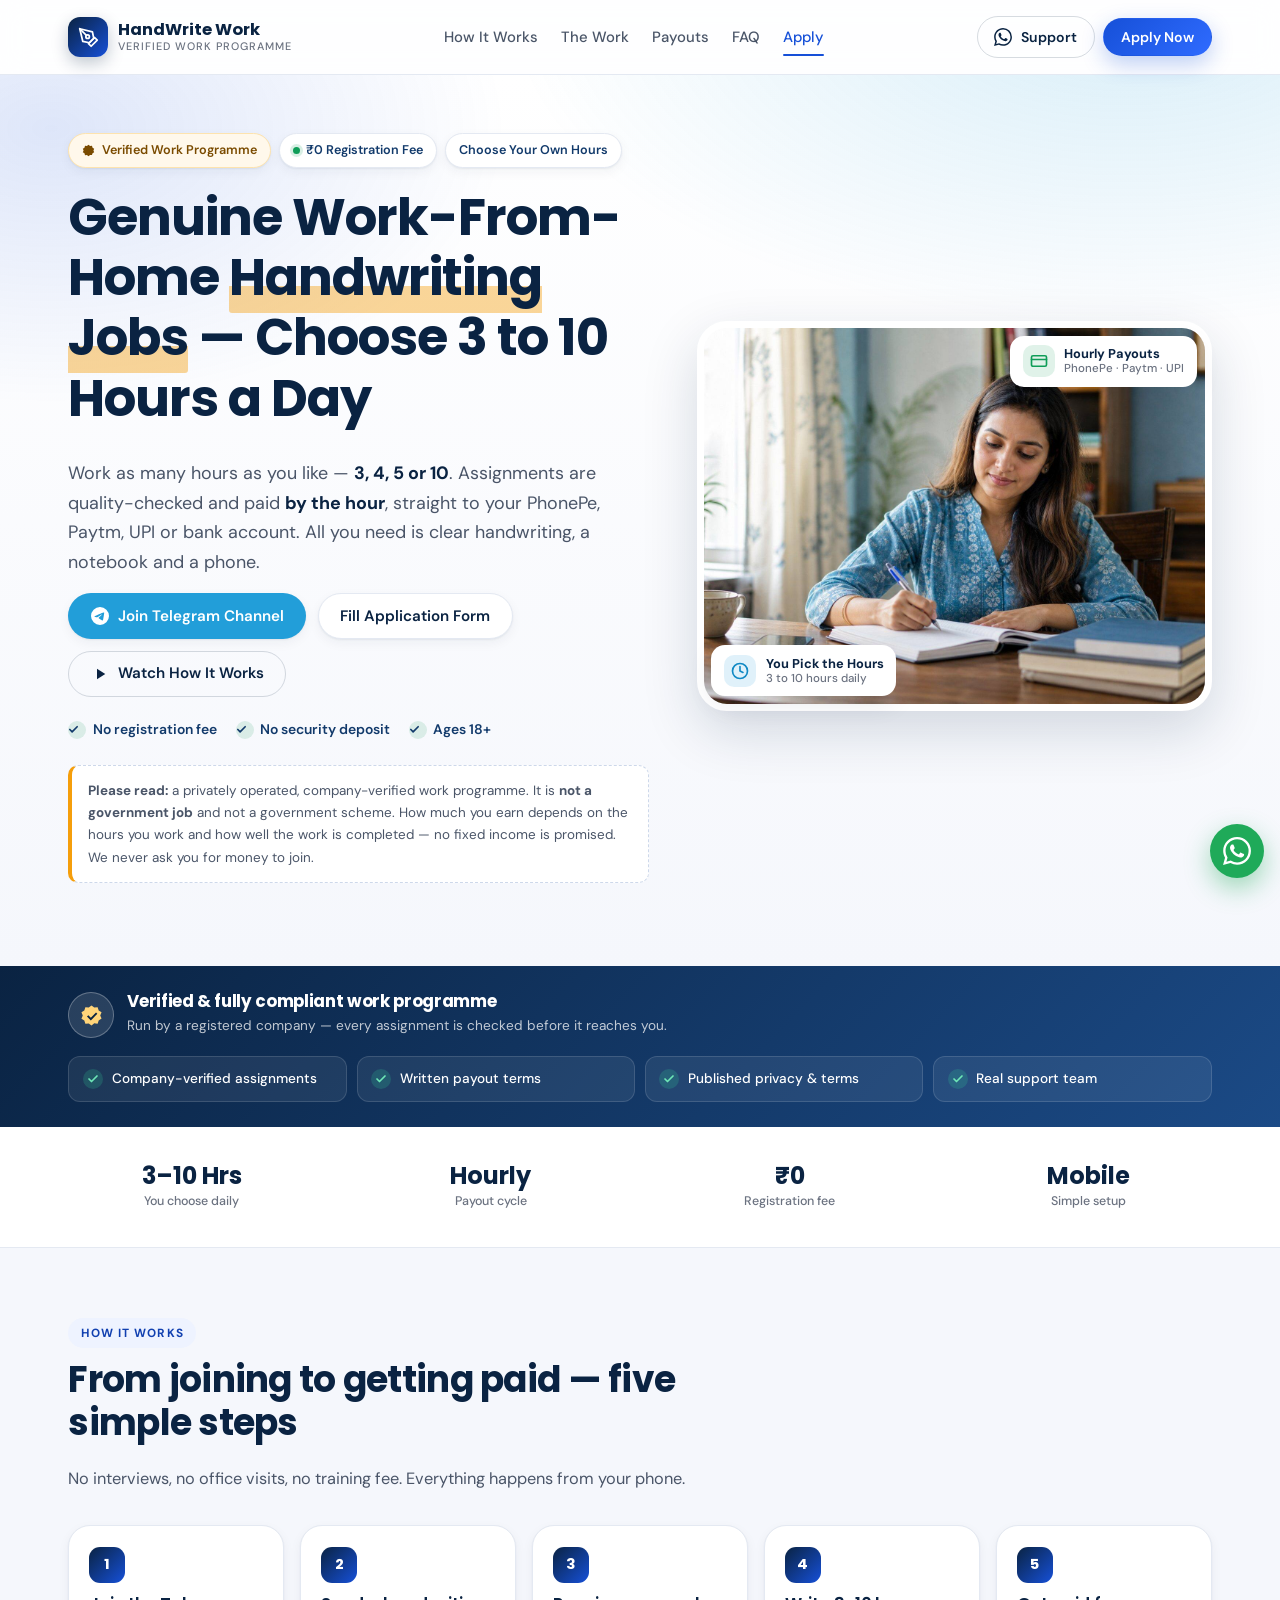
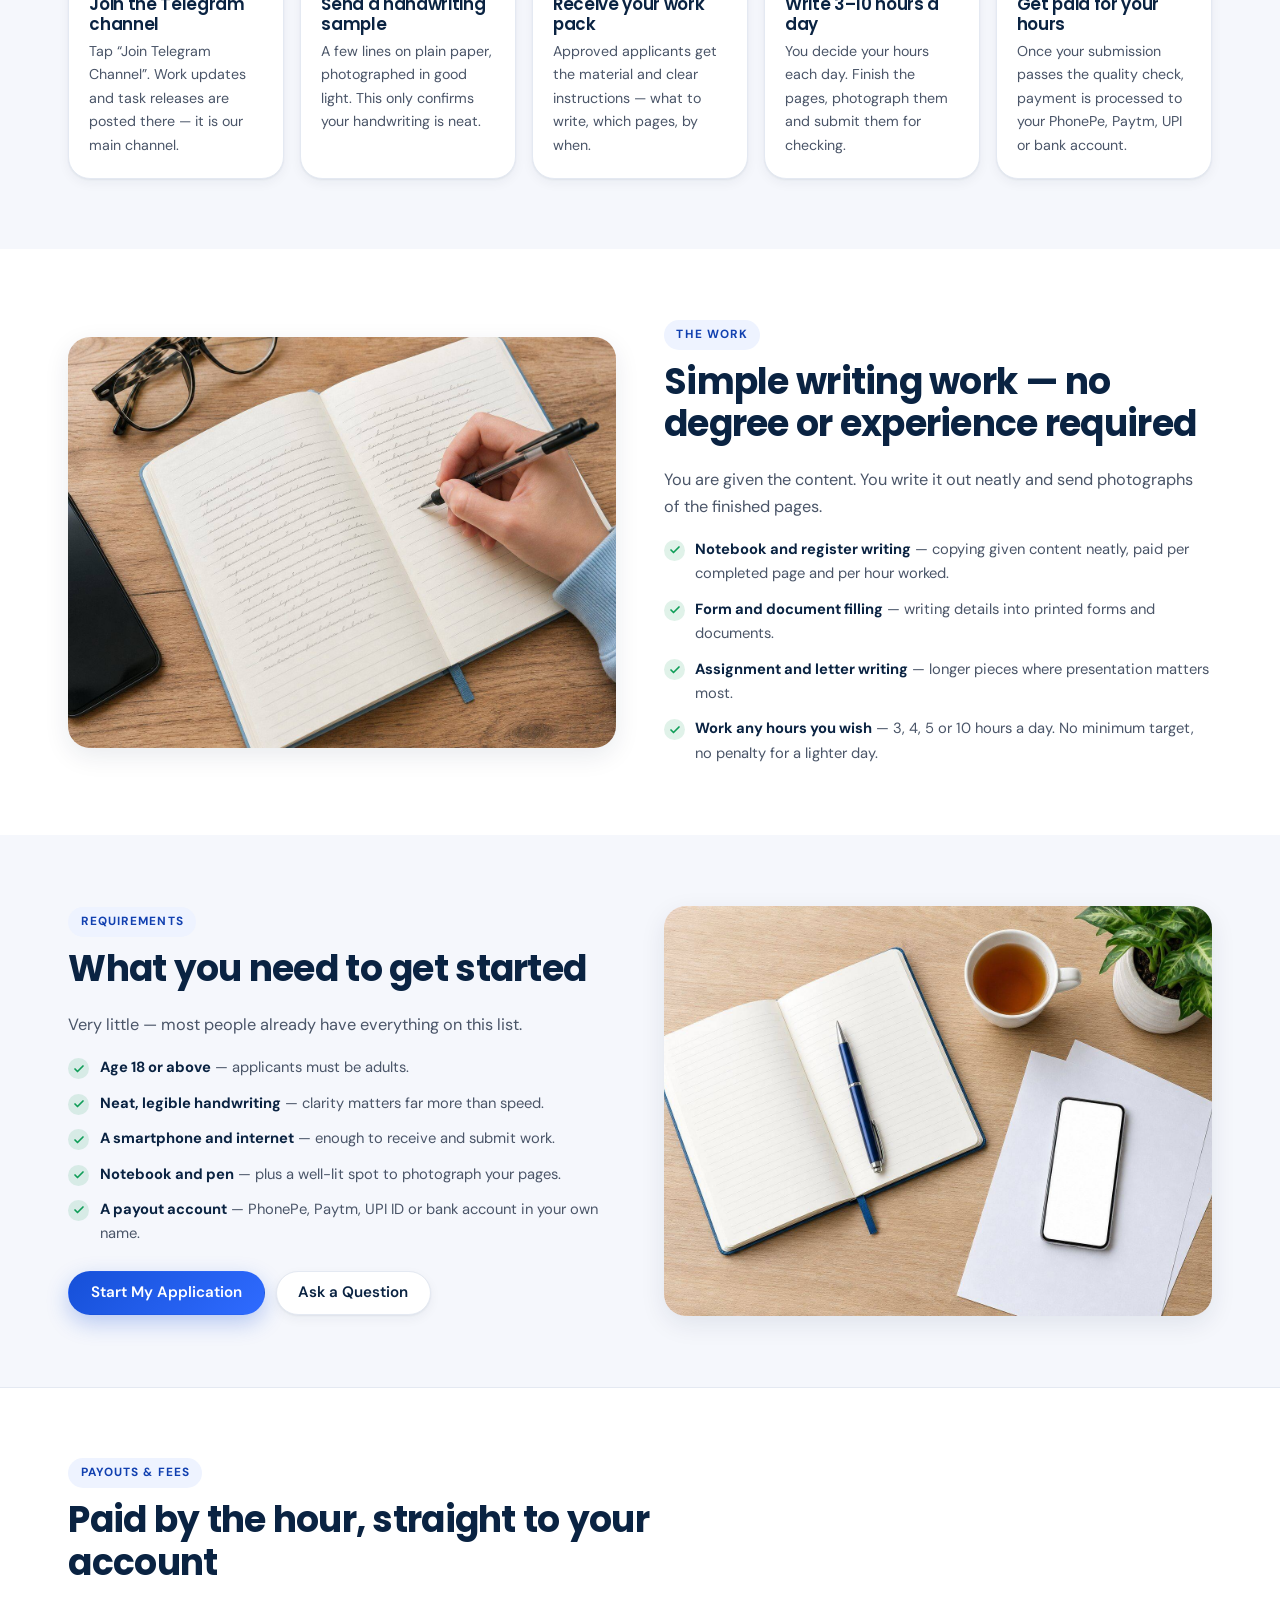
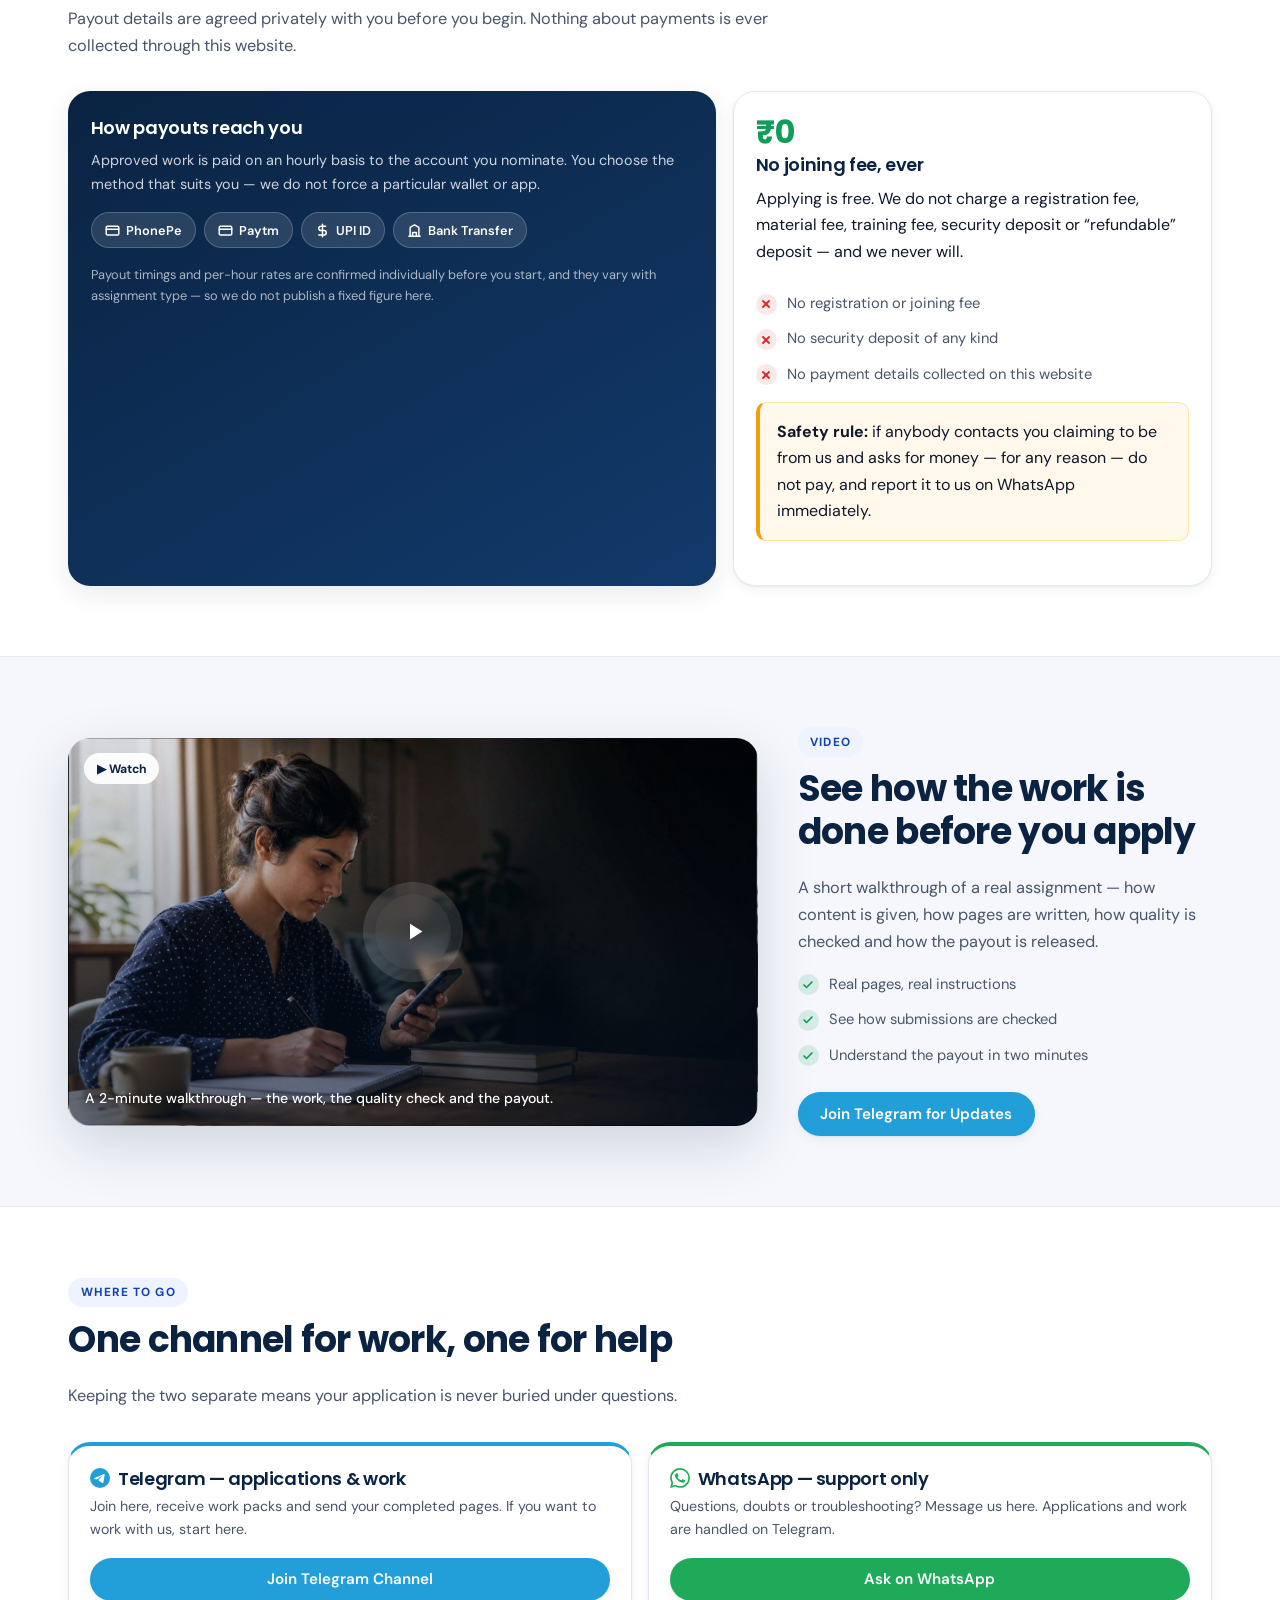
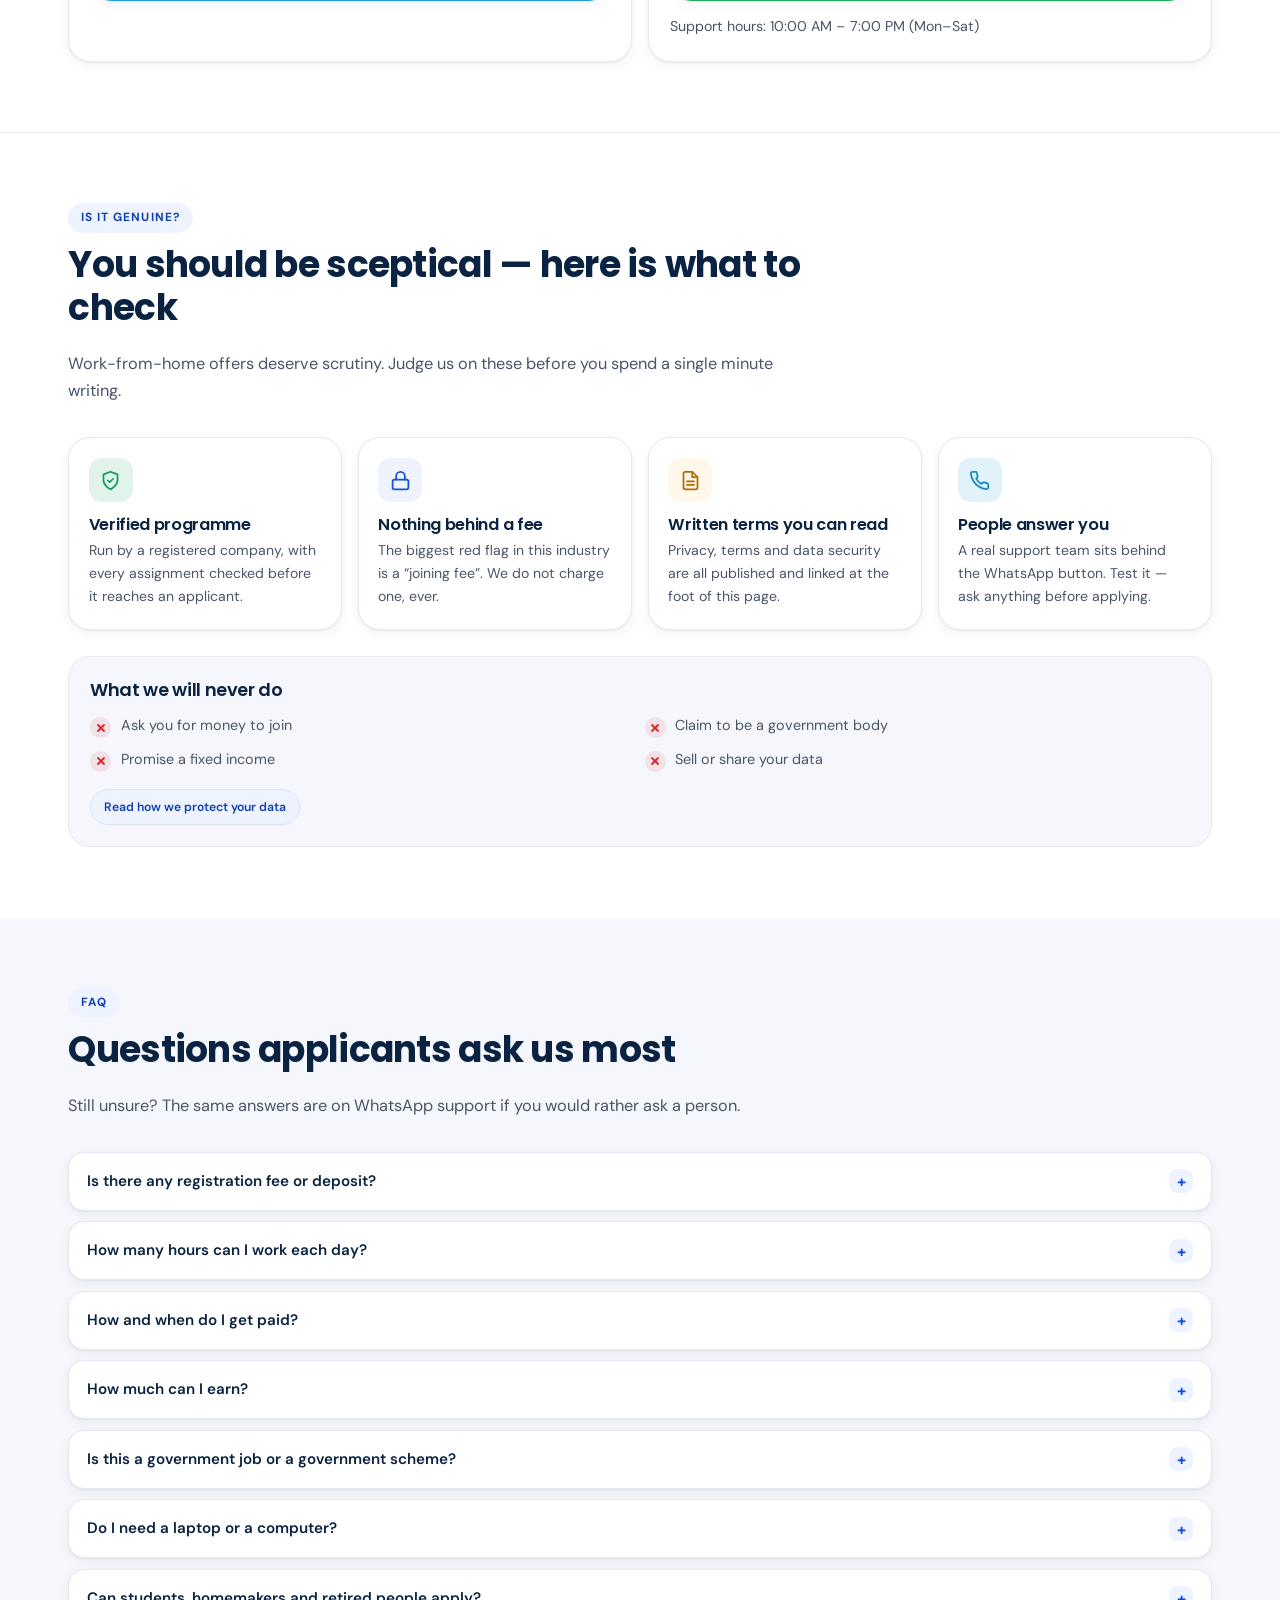
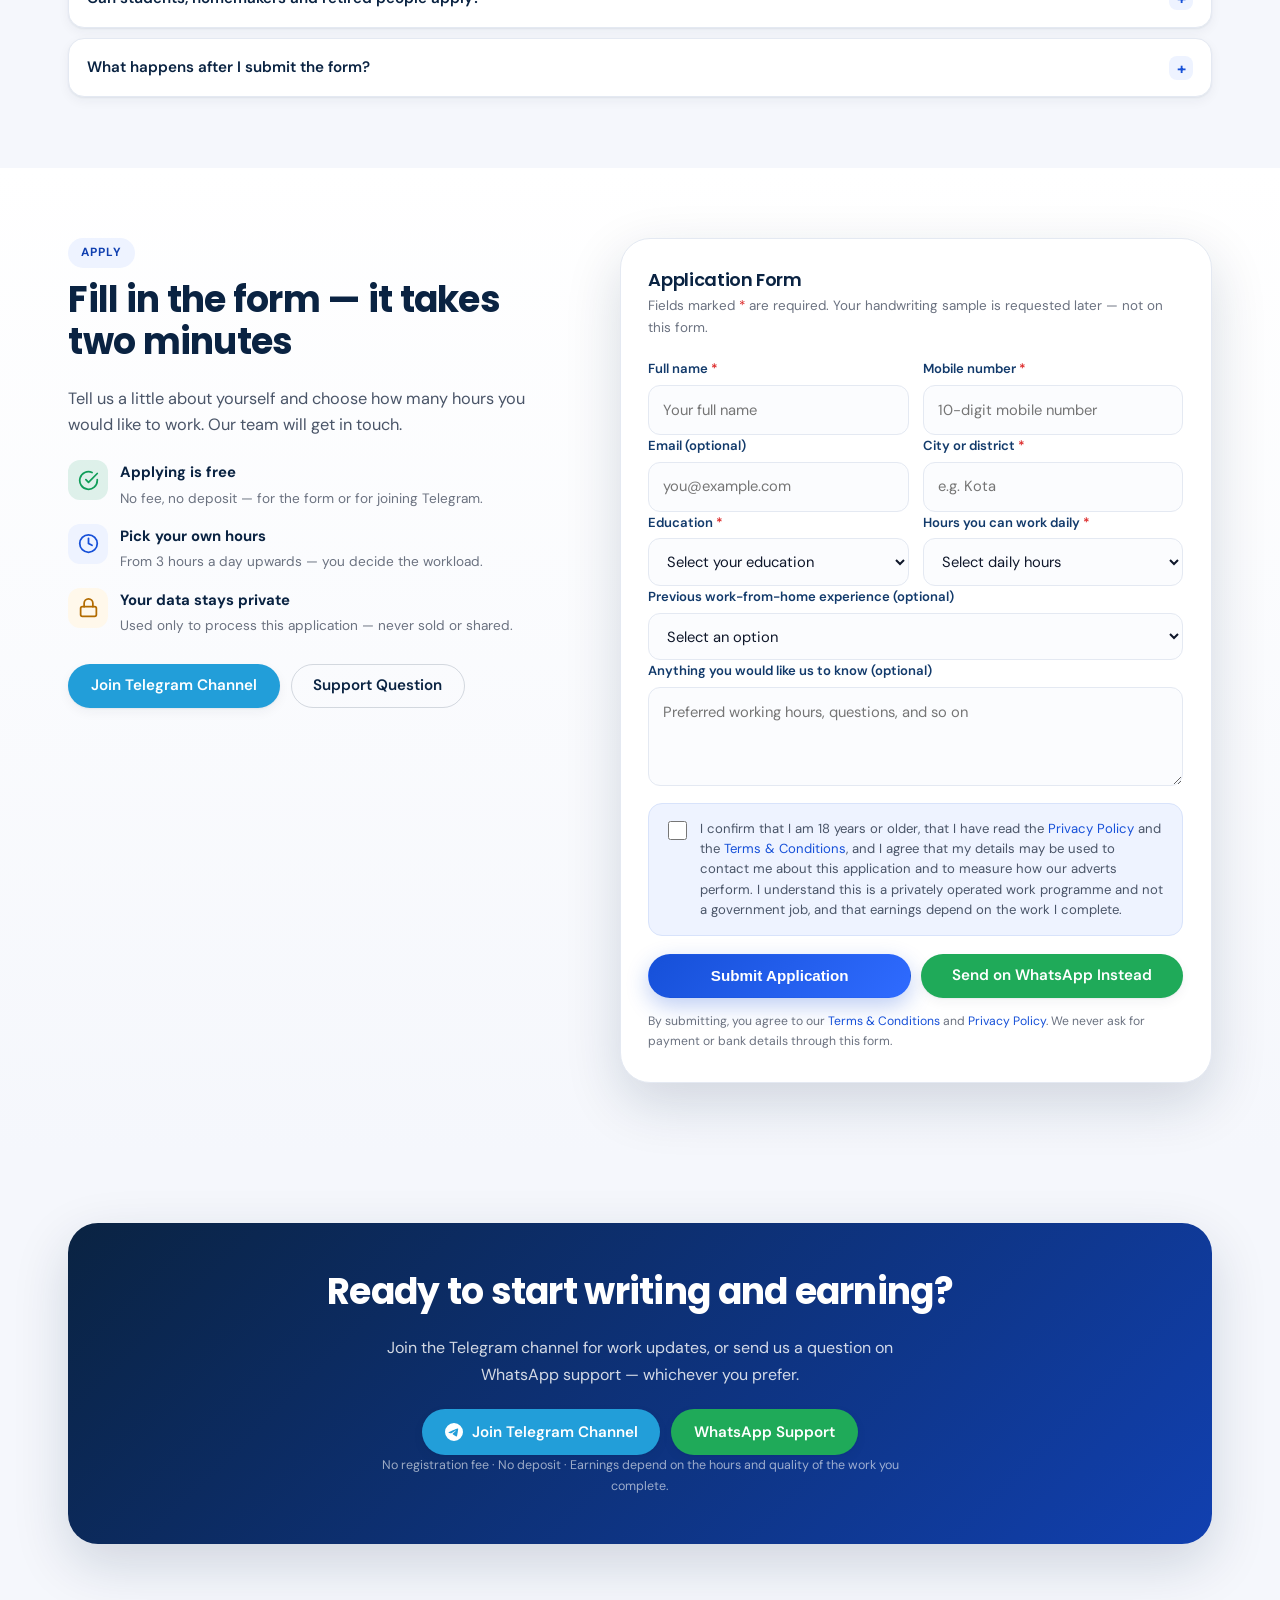
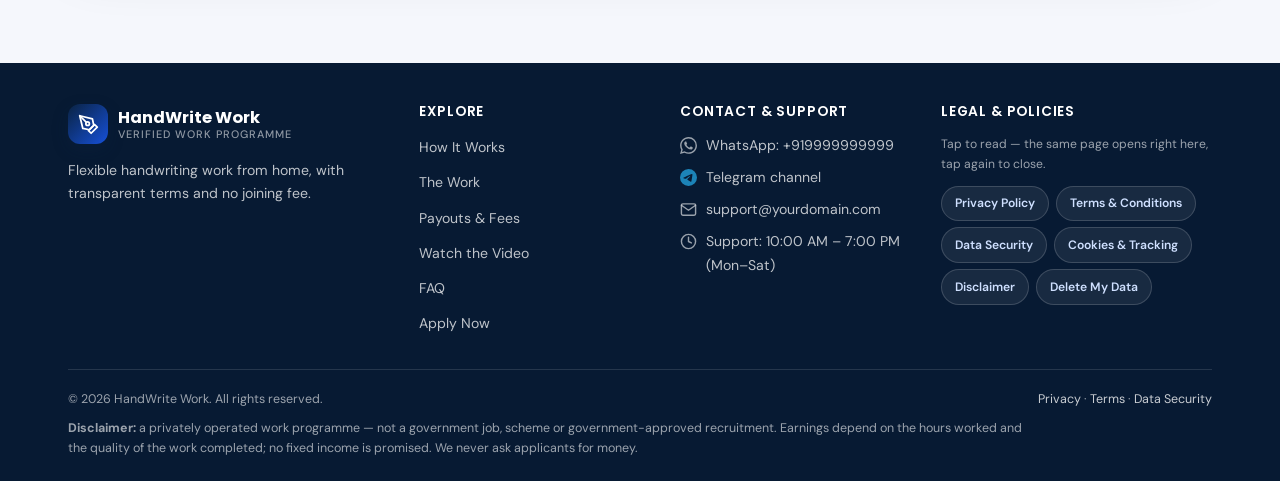
<file: index.html>
<!DOCTYPE html>
<html lang="en-GB">
<head>
  <meta charset="UTF-8" />
  <meta name="viewport" content="width=device-width, initial-scale=1.0" />
  <title>Handwriting Work From Home | Verified Work Programme — Choose 3–10 Hours a Day</title>
  <meta name="description" content="Genuine work-from-home handwriting work. Choose 3 to 10 hours a day, no registration fee, paid hourly to PhonePe, Paytm, UPI or bank. Join on Telegram — WhatsApp is for support only." />
  <meta name="theme-color" content="#0a2342" />
  <meta name="robots" content="index, follow" />

  <!-- Open Graph — for Facebook / Meta ads preview.
       After your domain is live, replace og:image and og:url with full https:// links. -->
  <meta property="og:type" content="website" />
  <meta property="og:site_name" content="HandWrite Work" />
  <meta property="og:title" content="Handwriting Work From Home — Verified Work Programme" />
  <meta property="og:description" content="Work 3 to 10 hours a day from home, on your own timetable. Paid hourly to PhonePe, Paytm or UPI. No registration fee." />
  <meta property="og:image" content="assets/images/hero.jpg" />
  <meta property="og:url" content="" />
  <meta name="twitter:card" content="summary_large_image" />
  <meta name="twitter:image" content="assets/images/hero.jpg" />

  <link rel="icon" type="image/svg+xml" href="assets/images/favicon.svg" />
  <link rel="preconnect" href="https://fonts.googleapis.com" />
  <link rel="preconnect" href="https://fonts.gstatic.com" crossorigin />
  <link href="https://fonts.googleapis.com/css2?family=Poppins:wght@500;600;700&family=DM+Sans:wght@400;500;600;700&display=swap" rel="stylesheet" />
  <link rel="stylesheet" href="assets/css/style.css" />
  <script>document.documentElement.classList.add("js");</script>

  <script type="application/ld+json">
  {
    "@context": "https://schema.org",
    "@type": "Organization",
    "name": "HandWrite Work",
    "description": "Work-from-home handwriting work programme. Applicants choose 3 to 10 hours of work a day, assignments are quality-checked, and payouts are made by the hour to PhonePe, Paytm, UPI or bank account.",
    "url": "",
    "logo": "assets/images/favicon.svg"
  }
  </script>
</head>
<body>

  <!-- ================= HEADER ================= -->
  <header class="site-header">
    <div class="container header-inner">
      <a href="index.html" class="brand" aria-label="HandWrite Work — home">
        <span class="brand-icon">
          <svg viewBox="0 0 24 24" fill="none" stroke="currentColor" stroke-width="2" stroke-linecap="round" stroke-linejoin="round"><path d="M12 19l7-7 3 3-7 7-3-3z"/><path d="M18 13l-1.5-7.5L2 2l3.5 14.5L13 18l5-5z"/><path d="M2 2l7.586 7.586"/><circle cx="11" cy="11" r="2"/></svg>
        </span>
        <span class="brand-text">
          <span class="js-company">HandWrite Work</span>
          <small>Verified Work Programme</small>
        </span>
      </a>

      <nav class="nav-desktop" aria-label="Main navigation">
        <a href="#how-it-works">How It Works</a>
        <a href="#work">The Work</a>
        <a href="#payouts">Payouts</a>
        <a href="#faq">FAQ</a>
        <a href="#apply">Apply</a>
      </nav>

      <div class="header-cta">
        <a class="btn btn-ghost js-whatsapp" href="#" target="_blank" rel="noopener">
          <svg viewBox="0 0 24 24" fill="currentColor" aria-hidden="true"><path d="M17.472 14.382c-.297-.149-1.758-.867-2.03-.967-.273-.099-.471-.148-.67.15-.197.297-.767.966-.94 1.164-.173.199-.347.223-.644.075-.297-.15-1.255-.463-2.39-1.475-.883-.788-1.48-1.761-1.653-2.059-.173-.297-.018-.458.13-.606.134-.133.298-.347.446-.52.149-.174.198-.298.298-.497.099-.198.05-.371-.025-.52-.075-.149-.669-1.612-.916-2.207-.242-.579-.487-.5-.669-.51-.173-.008-.371-.01-.57-.01-.198 0-.52.074-.792.372-.272.297-1.04 1.016-1.04 2.479 0 1.462 1.065 2.875 1.213 3.074.149.198 2.096 3.2 5.077 4.487.709.306 1.262.489 1.694.625.712.227 1.36.195 1.871.118.571-.085 1.758-.719 2.006-1.413.248-.694.248-1.289.173-1.413-.074-.124-.272-.198-.57-.347m-5.421 7.403h-.004a9.87 9.87 0 01-5.031-1.378l-.361-.214-3.741.982.998-3.648-.235-.374a9.86 9.86 0 01-1.51-5.26c.001-5.45 4.436-9.884 9.888-9.884 2.64 0 5.122 1.03 6.988 2.898a9.825 9.825 0 012.893 6.994c-.003 5.45-4.437 9.884-9.885 9.884m8.413-18.297A11.815 11.815 0 0012.05 0C5.495 0 .16 5.335.157 11.892c0 2.096.547 4.142 1.588 5.945L.057 24l6.305-1.654a11.882 11.882 0 005.683 1.448h.005c6.554 0 11.89-5.335 11.893-11.893a11.821 11.821 0 00-3.48-8.413z"/></svg>
          Support
        </a>
        <a class="btn btn-primary" href="#apply">Apply Now</a>
      </div>
    </div>
  </header>

  <!-- ================= HERO ================= -->
  <section class="hero">
    <div class="container hero-grid">
      <div class="hero-copy">
        <div class="badge-row">
          <span class="badge badge-gold">
            <svg width="13" height="13" viewBox="0 0 24 24" fill="currentColor" aria-hidden="true"><path d="M12 1.5l2.9 2.1 3.5-.3 1.1 3.4 3 1.9-1.4 3.3 1.4 3.3-3 1.9-1.1 3.4-3.5-.3L12 22.5l-2.9-2.1-3.5.3-1.1-3.4-3-1.9L2.9 12 1.5 8.7l3-1.9 1.1-3.4 3.5.3L12 1.5z"/></svg>
            Verified Work Programme
          </span>
          <span class="badge"><span class="dot"></span> ₹0 Registration Fee</span>
          <span class="badge">Choose Your Own Hours</span>
        </div>

        <h1>Genuine Work-From-Home <span class="hl">Handwriting Jobs</span> — Choose 3 to 10 Hours a Day</h1>

        <p class="hero-sub">
          Work as many hours as you like — <b>3, 4, 5 or 10</b>. Assignments are quality-checked and paid
          <b>by the hour</b>, straight to your PhonePe, Paytm, UPI or bank account. All you need is clear
          handwriting, a notebook and a phone.
        </p>

        <div class="cta-row">
          <a class="btn btn-telegram js-telegram" href="#" target="_blank" rel="noopener">
            <svg viewBox="0 0 24 24" fill="currentColor" aria-hidden="true"><path d="M11.944 0A12 12 0 0 0 0 12a12 12 0 0 0 12 12 12 12 0 0 0 12-12A12 12 0 0 0 12 0a12 12 0 0 0-.056 0zm4.962 7.224c.1-.002.321.023.465.14a.506.506 0 0 1 .171.325c.016.093.036.306.02.472-.18 1.898-.962 6.502-1.36 8.627-.168.9-.499 1.201-.82 1.23-.696.065-1.225-.46-1.9-.902-1.056-.693-1.653-1.124-2.678-1.8-1.185-.78-.417-1.21.258-1.91.177-.184 3.247-2.977 3.307-3.23.007-.032.014-.15-.056-.212s-.174-.041-.249-.024c-.106.024-1.793 1.14-5.061 3.345-.48.33-.913.49-1.302.48-.428-.008-1.252-.241-1.865-.44-.752-.245-1.349-.374-1.297-.789.027-.216.325-.437.893-.663 3.498-1.524 5.83-2.529 6.998-3.014 3.332-1.386 4.025-1.627 4.476-1.635z"/></svg>
            Join Telegram Channel
          </a>
          <a class="btn btn-outline" href="#apply">Fill Application Form</a>
          <a class="btn btn-ghost" href="#video">
            <svg viewBox="0 0 24 24" fill="currentColor" aria-hidden="true"><path d="M8 5v14l11-7z"/></svg>
            Watch How It Works
          </a>
        </div>

        <div class="trust-row">
          <span><span class="check-ic"><svg viewBox="0 0 24 24" fill="none" stroke="currentColor" stroke-width="3.6" stroke-linecap="round" stroke-linejoin="round"><polyline points="20 6 9 17 4 12"/></svg></span> No registration fee</span>
          <span><span class="check-ic"><svg viewBox="0 0 24 24" fill="none" stroke="currentColor" stroke-width="3.6" stroke-linecap="round" stroke-linejoin="round"><polyline points="20 6 9 17 4 12"/></svg></span> No security deposit</span>
          <span><span class="check-ic"><svg viewBox="0 0 24 24" fill="none" stroke="currentColor" stroke-width="3.6" stroke-linecap="round" stroke-linejoin="round"><polyline points="20 6 9 17 4 12"/></svg></span> Ages 18+</span>
        </div>

        <p class="hero-note">
          <b>Please read:</b> a privately operated, company-verified work programme. It is
          <b>not a government job</b> and not a government scheme. How much you earn depends on the hours
          you work and how well the work is completed — no fixed income is promised. We never ask you for
          money to join.
        </p>
      </div>

      <div class="hero-media">
        <div class="frame">
          <img data-img="hero" src="assets/images/hero.jpg" alt="A woman working from home, writing neatly in a notebook at her desk" width="1536" height="1024" fetchpriority="high" />
        </div>
        <div class="float-card fc-2">
          <span class="pill pill-green">
            <svg width="18" height="18" viewBox="0 0 24 24" fill="none" stroke="currentColor" stroke-width="2.2" stroke-linecap="round" stroke-linejoin="round" aria-hidden="true"><rect x="2" y="5" width="20" height="14" rx="2"/><line x1="2" y1="10" x2="22" y2="10"/></svg>
          </span>
          <div>Hourly Payouts<small>PhonePe · Paytm · UPI</small></div>
        </div>
        <div class="float-card fc-1">
          <span class="pill pill-blue">
            <svg width="18" height="18" viewBox="0 0 24 24" fill="none" stroke="currentColor" stroke-width="2.2" stroke-linecap="round" stroke-linejoin="round" aria-hidden="true"><circle cx="12" cy="12" r="10"/><polyline points="12 6 12 12 16 14"/></svg>
          </span>
          <div>You Pick the Hours<small>3 to 10 hours daily</small></div>
        </div>
      </div>
    </div>
  </section>

  <!-- ================= VERIFIED STRIP ================= -->
  <section class="verified-strip">
    <div class="container">
      <div class="verified-head">
        <span class="verified-seal" aria-hidden="true">
          <svg viewBox="0 0 24 24" fill="currentColor"><path d="M12 1.5l2.9 2.1 3.5-.3 1.1 3.4 3 1.9-1.4 3.3 1.4 3.3-3 1.9-1.1 3.4-3.5-.3L12 22.5l-2.9-2.1-3.5.3-1.1-3.4-3-1.9L2.9 12 1.5 8.7l3-1.9 1.1-3.4 3.5.3L12 1.5z"/><path d="M16.7 8.9l-5.4 5.4-2.6-2.6-1.4 1.4 4 4 6.8-6.8z" fill="#0a2342"/></svg>
        </span>
        <div>
          <h2>Verified &amp; fully compliant work programme</h2>
          <p>Run by a registered company — every assignment is checked before it reaches you.</p>
        </div>
      </div>

      <div class="verified-grid">
        <div class="verified-item">
          <span class="vk"><svg viewBox="0 0 24 24" fill="none" stroke="currentColor" stroke-width="3.4" stroke-linecap="round" stroke-linejoin="round"><polyline points="20 6 9 17 4 12"/></svg></span>
          Company-verified assignments
        </div>
        <div class="verified-item">
          <span class="vk"><svg viewBox="0 0 24 24" fill="none" stroke="currentColor" stroke-width="3.4" stroke-linecap="round" stroke-linejoin="round"><polyline points="20 6 9 17 4 12"/></svg></span>
          Written payout terms
        </div>
        <div class="verified-item">
          <span class="vk"><svg viewBox="0 0 24 24" fill="none" stroke="currentColor" stroke-width="3.4" stroke-linecap="round" stroke-linejoin="round"><polyline points="20 6 9 17 4 12"/></svg></span>
          Published privacy &amp; terms
        </div>
        <div class="verified-item">
          <span class="vk"><svg viewBox="0 0 24 24" fill="none" stroke="currentColor" stroke-width="3.4" stroke-linecap="round" stroke-linejoin="round"><polyline points="20 6 9 17 4 12"/></svg></span>
          Real support team
        </div>
      </div>
    </div>
  </section>

  <!-- ================= STATS ================= -->
  <section class="stats" aria-label="Key facts">
    <div class="container stats-grid">
      <div>
        <div class="stat-num">3–10 Hrs</div>
        <div class="stat-label">You choose daily</div>
      </div>
      <div>
        <div class="stat-num">Hourly</div>
        <div class="stat-label">Payout cycle</div>
      </div>
      <div>
        <div class="stat-num">₹0</div>
        <div class="stat-label">Registration fee</div>
      </div>
      <div>
        <div class="stat-num">Mobile</div>
        <div class="stat-label">Simple setup</div>
      </div>
    </div>
  </section>

  <!-- ================= HOW IT WORKS ================= -->
  <section class="section" id="how-it-works">
    <div class="container">
      <div class="section-head reveal">
        <span class="eyebrow">How It Works</span>
        <h2>From joining to getting paid — five simple steps</h2>
        <p class="lead">No interviews, no office visits, no training fee. Everything happens from your phone.</p>
      </div>

      <div class="steps">
        <div class="step reveal">
          <div class="step-num">1</div>
          <h3>Join the Telegram channel</h3>
          <p>Tap “Join Telegram Channel”. Work updates and task releases are posted there — it is our main channel.</p>
        </div>
        <div class="step reveal">
          <div class="step-num">2</div>
          <h3>Send a handwriting sample</h3>
          <p>A few lines on plain paper, photographed in good light. This only confirms your handwriting is neat.</p>
        </div>
        <div class="step reveal">
          <div class="step-num">3</div>
          <h3>Receive your work pack</h3>
          <p>Approved applicants get the material and clear instructions — what to write, which pages, by when.</p>
        </div>
        <div class="step reveal">
          <div class="step-num">4</div>
          <h3>Write 3–10 hours a day</h3>
          <p>You decide your hours each day. Finish the pages, photograph them and submit them for checking.</p>
        </div>
        <div class="step reveal">
          <div class="step-num">5</div>
          <h3>Get paid for your hours</h3>
          <p>Once your submission passes the quality check, payment is processed to your PhonePe, Paytm, UPI or bank account.</p>
        </div>
      </div>
    </div>
  </section>

  <!-- ================= THE WORK ================= -->
  <section class="section on-white" id="work">
    <div class="container split">
      <div class="work-img reveal">
        <img data-img="workSample" src="assets/images/work-sample.jpg" alt="Close-up of neat handwriting being written in a lined notebook" width="1536" height="1024" loading="lazy" />
      </div>
      <div class="reveal">
        <span class="eyebrow">The Work</span>
        <h2>Simple writing work — no degree or experience required</h2>
        <p class="lead">You are given the content. You write it out neatly and send photographs of the finished pages.</p>

        <ul class="tick-list mt-2">
          <li><span class="tk"><svg viewBox="0 0 24 24" fill="none" stroke="currentColor" stroke-width="3.4" stroke-linecap="round" stroke-linejoin="round"><polyline points="20 6 9 17 4 12"/></svg></span><div><b>Notebook and register writing</b> — copying given content neatly, paid per completed page and per hour worked.</div></li>
          <li><span class="tk"><svg viewBox="0 0 24 24" fill="none" stroke="currentColor" stroke-width="3.4" stroke-linecap="round" stroke-linejoin="round"><polyline points="20 6 9 17 4 12"/></svg></span><div><b>Form and document filling</b> — writing details into printed forms and documents.</div></li>
          <li><span class="tk"><svg viewBox="0 0 24 24" fill="none" stroke="currentColor" stroke-width="3.4" stroke-linecap="round" stroke-linejoin="round"><polyline points="20 6 9 17 4 12"/></svg></span><div><b>Assignment and letter writing</b> — longer pieces where presentation matters most.</div></li>
          <li><span class="tk"><svg viewBox="0 0 24 24" fill="none" stroke="currentColor" stroke-width="3.4" stroke-linecap="round" stroke-linejoin="round"><polyline points="20 6 9 17 4 12"/></svg></span><div><b>Work any hours you wish</b> — 3, 4, 5 or 10 hours a day. No minimum target, no penalty for a lighter day.</div></li>
        </ul>
      </div>
    </div>
  </section>

  <!-- ================= REQUIREMENTS ================= -->
  <section class="section">
    <div class="container split">
      <div class="reveal">
        <span class="eyebrow">Requirements</span>
        <h2>What you need to get started</h2>
        <p class="lead">Very little — most people already have everything on this list.</p>

        <ul class="tick-list mt-2">
          <li><span class="tk"><svg viewBox="0 0 24 24" fill="none" stroke="currentColor" stroke-width="3.4" stroke-linecap="round" stroke-linejoin="round"><polyline points="20 6 9 17 4 12"/></svg></span><div><b>Age 18 or above</b> — applicants must be adults.</div></li>
          <li><span class="tk"><svg viewBox="0 0 24 24" fill="none" stroke="currentColor" stroke-width="3.4" stroke-linecap="round" stroke-linejoin="round"><polyline points="20 6 9 17 4 12"/></svg></span><div><b>Neat, legible handwriting</b> — clarity matters far more than speed.</div></li>
          <li><span class="tk"><svg viewBox="0 0 24 24" fill="none" stroke="currentColor" stroke-width="3.4" stroke-linecap="round" stroke-linejoin="round"><polyline points="20 6 9 17 4 12"/></svg></span><div><b>A smartphone and internet</b> — enough to receive and submit work.</div></li>
          <li><span class="tk"><svg viewBox="0 0 24 24" fill="none" stroke="currentColor" stroke-width="3.4" stroke-linecap="round" stroke-linejoin="round"><polyline points="20 6 9 17 4 12"/></svg></span><div><b>Notebook and pen</b> — plus a well-lit spot to photograph your pages.</div></li>
          <li><span class="tk"><svg viewBox="0 0 24 24" fill="none" stroke="currentColor" stroke-width="3.4" stroke-linecap="round" stroke-linejoin="round"><polyline points="20 6 9 17 4 12"/></svg></span><div><b>A payout account</b> — PhonePe, Paytm, UPI ID or bank account in your own name.</div></li>
        </ul>

        <div class="cta-row mt-3">
          <a class="btn btn-primary" href="#apply">Start My Application</a>
          <a class="btn btn-outline js-whatsapp" href="#" target="_blank" rel="noopener">Ask a Question</a>
        </div>
      </div>

      <div class="work-img reveal">
        <img data-img="deskSetup" src="assets/images/desk-setup.jpg" alt="Notebook, pen, smartphone and a cup of tea arranged on a desk" width="1536" height="1024" loading="lazy" />
      </div>
    </div>
  </section>

  <!-- ================= PAYOUTS ================= -->
  <section class="section band" id="payouts">
    <div class="container">
      <div class="section-head reveal">
        <span class="eyebrow">Payouts &amp; Fees</span>
        <h2>Paid by the hour, straight to your account</h2>
        <p class="lead">Payout details are agreed privately with you before you begin. Nothing about payments is ever collected through this website.</p>
      </div>

      <div class="payout-grid">
        <div class="payout-card reveal">
          <h3>How payouts reach you</h3>
          <p>Approved work is paid on an hourly basis to the account you nominate. You choose the method that suits you — we do not force a particular wallet or app.</p>
          <div class="methods">
            <span class="method">
              <svg width="15" height="15" viewBox="0 0 24 24" fill="none" stroke="currentColor" stroke-width="2.4" stroke-linecap="round" stroke-linejoin="round" aria-hidden="true"><rect x="2" y="5" width="20" height="14" rx="2"/><line x1="2" y1="10" x2="22" y2="10"/></svg>
              PhonePe
            </span>
            <span class="method">
              <svg width="15" height="15" viewBox="0 0 24 24" fill="none" stroke="currentColor" stroke-width="2.4" stroke-linecap="round" stroke-linejoin="round" aria-hidden="true"><rect x="2" y="5" width="20" height="14" rx="2"/><line x1="2" y1="10" x2="22" y2="10"/></svg>
              Paytm
            </span>
            <span class="method">
              <svg width="15" height="15" viewBox="0 0 24 24" fill="none" stroke="currentColor" stroke-width="2.4" stroke-linecap="round" stroke-linejoin="round" aria-hidden="true"><path d="M12 2v20M17 5H9.5a3.5 3.5 0 0 0 0 7h5a3.5 3.5 0 0 1 0 7H6"/></svg>
              UPI ID
            </span>
            <span class="method">
              <svg width="15" height="15" viewBox="0 0 24 24" fill="none" stroke="currentColor" stroke-width="2.4" stroke-linecap="round" stroke-linejoin="round" aria-hidden="true"><path d="M3 21h18M5 21V7l7-4 7 4v14M9 21v-6h6v6"/></svg>
              Bank Transfer
            </span>
          </div>
          <p class="mt-2 mb-0" style="font-size:.8rem; color: rgba(255,255,255,.66);">
            Payout timings and per-hour rates are confirmed individually before you start, and they vary
            with assignment type — so we do not publish a fixed figure here.
          </p>
        </div>

        <div class="fee-card reveal">
          <div class="big">₹0</div>
          <h3>No joining fee, ever</h3>
          <p class="mb-0">Applying is free. We do not charge a registration fee, material fee, training fee, security deposit or “refundable” deposit — and we never will.</p>
          <ul class="tick-list cross-list mt-3">
            <li><span class="tk"><svg viewBox="0 0 24 24" fill="none" stroke="currentColor" stroke-width="3.6" stroke-linecap="round" stroke-linejoin="round"><line x1="18" y1="6" x2="6" y2="18"/><line x1="6" y1="6" x2="18" y2="18"/></svg></span><div>No registration or joining fee</div></li>
            <li><span class="tk"><svg viewBox="0 0 24 24" fill="none" stroke="currentColor" stroke-width="3.6" stroke-linecap="round" stroke-linejoin="round"><line x1="18" y1="6" x2="6" y2="18"/><line x1="6" y1="6" x2="18" y2="18"/></svg></span><div>No security deposit of any kind</div></li>
            <li><span class="tk"><svg viewBox="0 0 24 24" fill="none" stroke="currentColor" stroke-width="3.6" stroke-linecap="round" stroke-linejoin="round"><line x1="18" y1="6" x2="6" y2="18"/><line x1="6" y1="6" x2="18" y2="18"/></svg></span><div>No payment details collected on this website</div></li>
          </ul>
          <div class="callout mt-2">
            <p class="mb-0"><b>Safety rule:</b> if anybody contacts you claiming to be from us and asks for money — for any reason — do not pay, and report it to us on WhatsApp immediately.</p>
          </div>
        </div>
      </div>
    </div>
  </section>

  <!-- ================= VIDEO ================= -->
  <section class="section" id="video">
    <div class="container video-wrap">
      <div class="video-stage reveal" id="videoStage" role="button" tabindex="0" aria-label="Play the introduction video">
        <span class="video-badge">▶ Watch</span>
        <span class="play-btn" aria-hidden="true">
          <svg viewBox="0 0 24 24" fill="currentColor"><path d="M8 5v14l11-7z"/></svg>
        </span>
        <span class="video-caption">A 2-minute walkthrough — the work, the quality check and the payout.</span>
        <span class="video-soon">Video link will be added shortly</span>
      </div>

      <div class="reveal">
        <span class="eyebrow">Video</span>
        <h2>See how the work is done before you apply</h2>
        <p class="lead">A short walkthrough of a real assignment — how content is given, how pages are written, how quality is checked and how the payout is released.</p>
        <ul class="tick-list mt-2">
          <li><span class="tk"><svg viewBox="0 0 24 24" fill="none" stroke="currentColor" stroke-width="3.4" stroke-linecap="round" stroke-linejoin="round"><polyline points="20 6 9 17 4 12"/></svg></span><div>Real pages, real instructions</div></li>
          <li><span class="tk"><svg viewBox="0 0 24 24" fill="none" stroke="currentColor" stroke-width="3.4" stroke-linecap="round" stroke-linejoin="round"><polyline points="20 6 9 17 4 12"/></svg></span><div>See how submissions are checked</div></li>
          <li><span class="tk"><svg viewBox="0 0 24 24" fill="none" stroke="currentColor" stroke-width="3.4" stroke-linecap="round" stroke-linejoin="round"><polyline points="20 6 9 17 4 12"/></svg></span><div>Understand the payout in two minutes</div></li>
        </ul>
        <div class="cta-row mt-3">
          <a class="btn btn-telegram js-telegram" href="#" target="_blank" rel="noopener">Join Telegram for Updates</a>
        </div>
      </div>
    </div>
  </section>

  <!-- ================= CHANNELS ================= -->
  <section class="section band" id="channels">
    <div class="container">
      <div class="section-head reveal">
        <span class="eyebrow">Where to Go</span>
        <h2>One channel for work, one for help</h2>
        <p class="lead">Keeping the two separate means your application is never buried under questions.</p>
      </div>

      <div class="channels">
        <div class="channel channel-telegram reveal">
          <h3>
            <svg viewBox="0 0 24 24" fill="#229ed9" aria-hidden="true"><path d="M11.944 0A12 12 0 0 0 0 12a12 12 0 0 0 12 12 12 12 0 0 0 12-12A12 12 0 0 0 12 0a12 12 0 0 0-.056 0zm4.962 7.224c.1-.002.321.023.465.14a.506.506 0 0 1 .171.325c.016.093.036.306.02.472-.18 1.898-.962 6.502-1.36 8.627-.168.9-.499 1.201-.82 1.23-.696.065-1.225-.46-1.9-.902-1.056-.693-1.653-1.124-2.678-1.8-1.185-.78-.417-1.21.258-1.91.177-.184 3.247-2.977 3.307-3.23.007-.032.014-.15-.056-.212s-.174-.041-.249-.024c-.106.024-1.793 1.14-5.061 3.345-.48.33-.913.49-1.302.48-.428-.008-1.252-.241-1.865-.44-.752-.245-1.349-.374-1.297-.789.027-.216.325-.437.893-.663 3.498-1.524 5.83-2.529 6.998-3.014 3.332-1.386 4.025-1.627 4.476-1.635z"/></svg>
            Telegram — applications &amp; work
          </h3>
          <p>Join here, receive work packs and send your completed pages. If you want to work with us, start here.</p>
          <a class="btn btn-telegram btn-wide" href="#" data-site="telegram" target="_blank" rel="noopener">Join Telegram Channel</a>
        </div>

        <div class="channel channel-whatsapp reveal">
          <h3>
            <svg viewBox="0 0 24 24" fill="#1faa59" aria-hidden="true"><path d="M17.472 14.382c-.297-.149-1.758-.867-2.03-.967-.273-.099-.471-.148-.67.15-.197.297-.767.966-.94 1.164-.173.199-.347.223-.644.075-.297-.15-1.255-.463-2.39-1.475-.883-.788-1.48-1.761-1.653-2.059-.173-.297-.018-.458.13-.606.134-.133.298-.347.446-.52.149-.174.198-.298.298-.497.099-.198.05-.371-.025-.52-.075-.149-.669-1.612-.916-2.207-.242-.579-.487-.5-.669-.51-.173-.008-.371-.01-.57-.01-.198 0-.52.074-.792.372-.272.297-1.04 1.016-1.04 2.479 0 1.462 1.065 2.875 1.213 3.074.149.198 2.096 3.2 5.077 4.487.709.306 1.262.489 1.694.625.712.227 1.36.195 1.871.118.571-.085 1.758-.719 2.006-1.413.248-.694.248-1.289.173-1.413-.074-.124-.272-.198-.57-.347m-5.421 7.403h-.004a9.87 9.87 0 01-5.031-1.378l-.361-.214-3.741.982.998-3.648-.235-.374a9.86 9.86 0 01-1.51-5.26c.001-5.45 4.436-9.884 9.888-9.884 2.64 0 5.122 1.03 6.988 2.898a9.825 9.825 0 012.893 6.994c-.003 5.45-4.437 9.884-9.885 9.884m8.413-18.297A11.815 11.815 0 0012.05 0C5.495 0 .16 5.335.157 11.892c0 2.096.547 4.142 1.588 5.945L.057 24l6.305-1.654a11.882 11.882 0 005.683 1.448h.005c6.554 0 11.89-5.335 11.893-11.893a11.821 11.821 0 00-3.48-8.413z"/></svg>
            WhatsApp — support only
          </h3>
          <p>Questions, doubts or troubleshooting? Message us here. Applications and work are handled on Telegram.</p>
          <a class="btn btn-whatsapp btn-wide js-whatsapp" href="#" target="_blank" rel="noopener">Ask on WhatsApp</a>
          <p class="form-tiny">Support hours: <span class="js-hours">10:00 AM – 7:00 PM (Mon–Sat)</span></p>
        </div>
      </div>
    </div>
  </section>

  <!-- ================= TRUST ================= -->
  <section class="section on-white" id="trust">
    <div class="container">
      <div class="section-head reveal">
        <span class="eyebrow">Is It Genuine?</span>
        <h2>You should be sceptical — here is what to check</h2>
        <p class="lead">Work-from-home offers deserve scrutiny. Judge us on these before you spend a single minute writing.</p>
      </div>

      <div class="sec-grid">
        <div class="sec-item reveal">
          <div class="ic ic-green">
            <svg viewBox="0 0 24 24" fill="none" stroke="currentColor" stroke-width="2" stroke-linecap="round" stroke-linejoin="round"><path d="M12 22s8-4 8-10V5l-8-3-8 3v7c0 6 8 10 8 10z"/><path d="M9 12l2 2 4-4"/></svg>
          </div>
          <h3>Verified programme</h3>
          <p>Run by a registered company, with every assignment checked before it reaches an applicant.</p>
        </div>
        <div class="sec-item reveal">
          <div class="ic ic-blue">
            <svg viewBox="0 0 24 24" fill="none" stroke="currentColor" stroke-width="2" stroke-linecap="round" stroke-linejoin="round"><rect x="3" y="11" width="18" height="11" rx="2"/><path d="M7 11V7a5 5 0 0 1 10 0v4"/></svg>
          </div>
          <h3>Nothing behind a fee</h3>
          <p>The biggest red flag in this industry is a “joining fee”. We do not charge one, ever.</p>
        </div>
        <div class="sec-item reveal">
          <div class="ic ic-amber">
            <svg viewBox="0 0 24 24" fill="none" stroke="currentColor" stroke-width="2" stroke-linecap="round" stroke-linejoin="round"><path d="M14 2H6a2 2 0 0 0-2 2v16a2 2 0 0 0 2 2h12a2 2 0 0 0 2-2V8z"/><polyline points="14 2 14 8 20 8"/><line x1="16" y1="13" x2="8" y2="13"/><line x1="16" y1="17" x2="8" y2="17"/></svg>
          </div>
          <h3>Written terms you can read</h3>
          <p>Privacy, terms and data security are all published and linked at the foot of this page.</p>
        </div>
        <div class="sec-item reveal">
          <div class="ic ic-teal">
            <svg viewBox="0 0 24 24" fill="none" stroke="currentColor" stroke-width="2" stroke-linecap="round" stroke-linejoin="round"><path d="M22 16.92v3a2 2 0 0 1-2.18 2 19.79 19.79 0 0 1-8.63-3.07 19.5 19.5 0 0 1-6-6 19.79 19.79 0 0 1-3.07-8.67A2 2 0 0 1 4.11 2h3a2 2 0 0 1 2 1.72c.127.96.361 1.903.7 2.81a2 2 0 0 1-.45 2.11L8.09 9.91a16 16 0 0 0 6 6l1.27-1.27a2 2 0 0 1 2.11-.45c.907.339 1.85.573 2.81.7A2 2 0 0 1 22 16.92z"/></svg>
          </div>
          <h3>People answer you</h3>
          <p>A real support team sits behind the WhatsApp button. Test it — ask anything before applying.</p>
        </div>
      </div>

      <div class="promise-band reveal">
        <h3>What we will never do</h3>
        <ul class="promise-row">
          <li><span class="tk"><svg viewBox="0 0 24 24" fill="none" stroke="currentColor" stroke-width="3.6" stroke-linecap="round" stroke-linejoin="round"><line x1="18" y1="6" x2="6" y2="18"/><line x1="6" y1="6" x2="18" y2="18"/></svg></span> Ask you for money to join</li>
          <li><span class="tk"><svg viewBox="0 0 24 24" fill="none" stroke="currentColor" stroke-width="3.6" stroke-linecap="round" stroke-linejoin="round"><line x1="18" y1="6" x2="6" y2="18"/><line x1="6" y1="6" x2="18" y2="18"/></svg></span> Claim to be a government body</li>
          <li><span class="tk"><svg viewBox="0 0 24 24" fill="none" stroke="currentColor" stroke-width="3.6" stroke-linecap="round" stroke-linejoin="round"><line x1="18" y1="6" x2="6" y2="18"/><line x1="6" y1="6" x2="18" y2="18"/></svg></span> Promise a fixed income</li>
          <li><span class="tk"><svg viewBox="0 0 24 24" fill="none" stroke="currentColor" stroke-width="3.6" stroke-linecap="round" stroke-linejoin="round"><line x1="18" y1="6" x2="6" y2="18"/><line x1="6" y1="6" x2="18" y2="18"/></svg></span> Sell or share your data</li>
        </ul>
        <button type="button" class="doc-btn doc-btn-inline" data-doc="security">Read how we protect your data</button>
      </div>
    </div>
  </section>

  <!-- ================= FAQ ================= -->
  <section class="section" id="faq">
    <div class="container">
      <div class="section-head reveal">
        <span class="eyebrow">FAQ</span>
        <h2>Questions applicants ask us most</h2>
        <p class="lead">Still unsure? The same answers are on WhatsApp support if you would rather ask a person.</p>
      </div>

      <div class="faq-list">
        <details class="faq reveal">
          <summary>Is there any registration fee or deposit?</summary>
          <p>No. Applying is completely free. We never charge a registration fee, joining fee, material fee, training fee or security deposit. If anybody asks you for money in our name, do not pay it — report it to us on WhatsApp straight away.</p>
        </details>

        <details class="faq reveal">
          <summary>How many hours can I work each day?</summary>
          <p>You choose. Applicants commonly work 3, 4, 5 or 10 hours a day — whatever fits around studies, housework or another job. There is no minimum target, and a shorter day is never penalised. Because payouts are calculated hourly and per completed page, your income goes up the more hours you put in.</p>
        </details>

        <details class="faq reveal">
          <summary>How and when do I get paid?</summary>
          <p>Once your submitted work passes the quality check, payment is processed to the account you nominate — PhonePe, Paytm, UPI ID or a bank account in your own name. Payout timings and per-hour rates are confirmed with you privately before you start, because they vary with the type of assignment.</p>
        </details>

        <details class="faq reveal">
          <summary>How much can I earn?</summary>
          <p>Earnings depend entirely on your own work — how many hours you complete and how neatly the pages are written. We do not promise a fixed monthly income or a guaranteed salary, and we would rather be honest about that than quote a figure that may not suit you.</p>
        </details>

        <details class="faq reveal">
          <summary>Is this a government job or a government scheme?</summary>
          <p>No. This is a private work programme operated by a registered company. We are not affiliated with any government department or scheme. Government recruitment never happens over Telegram or WhatsApp, and we will never claim otherwise.</p>
        </details>

        <details class="faq reveal">
          <summary>Do I need a laptop or a computer?</summary>
          <p>No. A smartphone with internet is enough to receive your work pack, photograph your pages and submit them. A notebook and pen are the only other essentials — a laptop is optional.</p>
        </details>

        <details class="faq reveal">
          <summary>Can students, homemakers and retired people apply?</summary>
          <p>Yes. The work is designed for part-time hours from home. The only eligibility requirement is that you are 18 or older and your handwriting is neat and legible.</p>
        </details>

        <details class="faq reveal">
          <summary>What happens after I submit the form?</summary>
          <p>Your details reach our team, who contact you about the next step. The quickest route is to also join the Telegram channel, because that is where work updates are posted — applications are actioned in the order they arrive.</p>
        </details>
      </div>
    </div>
  </section>

  <!-- ================= APPLY ================= -->
  <section class="section apply" id="apply">
    <div class="container apply-grid">
      <div>
        <span class="eyebrow">Apply</span>
        <h2>Fill in the form — it takes two minutes</h2>
        <p class="lead">Tell us a little about yourself and choose how many hours you would like to work. Our team will get in touch.</p>

        <div class="side-points">
          <div class="side-point">
            <div class="ic ic-green">
              <svg viewBox="0 0 24 24" fill="none" stroke="currentColor" stroke-width="2" stroke-linecap="round" stroke-linejoin="round"><path d="M22 11.08V12a10 10 0 1 1-5.93-9.14"/><polyline points="22 4 12 14.01 9 11.01"/></svg>
            </div>
            <div>
              <b>Applying is free</b>
              <span>No fee, no deposit — for the form or for joining Telegram.</span>
            </div>
          </div>
          <div class="side-point">
            <div class="ic ic-blue">
              <svg viewBox="0 0 24 24" fill="none" stroke="currentColor" stroke-width="2" stroke-linecap="round" stroke-linejoin="round"><circle cx="12" cy="12" r="10"/><polyline points="12 6 12 12 16 14"/></svg>
            </div>
            <div>
              <b>Pick your own hours</b>
              <span>From 3 hours a day upwards — you decide the workload.</span>
            </div>
          </div>
          <div class="side-point">
            <div class="ic ic-amber">
              <svg viewBox="0 0 24 24" fill="none" stroke="currentColor" stroke-width="2" stroke-linecap="round" stroke-linejoin="round"><rect x="3" y="11" width="18" height="11" rx="2"/><path d="M7 11V7a5 5 0 0 1 10 0v4"/></svg>
            </div>
            <div>
              <b>Your data stays private</b>
              <span>Used only to process this application — never sold or shared.</span>
            </div>
          </div>
        </div>

        <div class="cta-row mt-3">
          <a class="btn btn-telegram js-telegram" href="#" target="_blank" rel="noopener">Join Telegram Channel</a>
          <a class="btn btn-ghost js-whatsapp" href="#" target="_blank" rel="noopener">Support Question</a>
        </div>
      </div>

      <div class="form-card">
        <div id="formWrap">
          <h3>Application Form</h3>
          <p class="sub">Fields marked <span style="color:var(--danger)">*</span> are required. Your handwriting sample is requested later — not on this form.</p>

          <form id="applyForm" novalidate>
            <div class="hp" aria-hidden="true"><label>Website<input type="text" tabindex="-1" autocomplete="off" /></label></div>

            <div class="form-row two">
              <div class="field" id="f-name">
                <label for="fullName">Full name <span class="req">*</span></label>
                <input type="text" id="fullName" name="fullName" placeholder="Your full name" autocomplete="name" />
                <div class="err">Please enter your name.</div>
              </div>
              <div class="field" id="f-mobile">
                <label for="mobile">Mobile number <span class="req">*</span></label>
                <input type="tel" id="mobile" name="mobile" placeholder="10-digit mobile number" maxlength="10" inputmode="numeric" autocomplete="tel" />
                <div class="err">Please enter a valid 10-digit mobile number.</div>
              </div>
            </div>

            <div class="form-row two">
              <div class="field" id="f-email">
                <label for="email">Email (optional)</label>
                <input type="email" id="email" name="email" placeholder="you@example.com" autocomplete="email" />
                <div class="err">Please enter a valid email address.</div>
              </div>
              <div class="field" id="f-city">
                <label for="city">City or district <span class="req">*</span></label>
                <input type="text" id="city" name="city" placeholder="e.g. Kota" autocomplete="address-level2" />
                <div class="err">Please enter your city or district.</div>
              </div>
            </div>

            <div class="form-row two">
              <div class="field" id="f-education">
                <label for="education">Education <span class="req">*</span></label>
                <select id="education" name="education">
                  <option value="">Select your education</option>
                  <option>Below 10th</option>
                  <option>10th pass</option>
                  <option>12th pass</option>
                  <option>Graduate</option>
                  <option>Postgraduate</option>
                </select>
                <div class="err">Please select your education level.</div>
              </div>
              <div class="field" id="f-hours">
                <label for="dailyHours">Hours you can work daily <span class="req">*</span></label>
                <select id="dailyHours" name="dailyHours">
                  <option value="">Select daily hours</option>
                  <option>3–4 hours</option>
                  <option>5–6 hours</option>
                  <option>7–8 hours</option>
                  <option>9–10 hours</option>
                  <option>More than 10 hours</option>
                </select>
                <div class="err">Please choose how many hours you can work.</div>
              </div>
            </div>

            <div class="form-row">
              <div class="field">
                <label for="experience">Previous work-from-home experience (optional)</label>
                <select id="experience" name="experience">
                  <option value="">Select an option</option>
                  <option>No experience</option>
                  <option>Less than 6 months</option>
                  <option>6–12 months</option>
                  <option>More than 1 year</option>
                </select>
              </div>
            </div>

            <div class="form-row">
              <div class="field">
                <label for="message">Anything you would like us to know (optional)</label>
                <textarea id="message" name="message" rows="3" placeholder="Preferred working hours, questions, and so on"></textarea>
              </div>
            </div>

            <div class="consent-box" id="f-consent">
              <input type="checkbox" id="consent" name="consent" />
              <label for="consent">
                I confirm that I am 18 years or older, that I have read the
                <a href="privacy-policy.html" data-doc="privacy">Privacy Policy</a> and the
                <a href="terms.html" data-doc="terms">Terms &amp; Conditions</a>, and I agree that my details may be used
                to contact me about this application and to measure how our adverts perform. I understand
                this is a privately operated work programme and not a government job, and that earnings
                depend on the work I complete.
              </label>
            </div>

            <div class="form-foot">
              <button type="submit" class="btn btn-primary">Submit Application</button>
              <a class="btn btn-whatsapp js-whatsapp-app" href="#" target="_blank" rel="noopener">Send on WhatsApp Instead</a>
            </div>

            <p class="form-tiny">
              By submitting, you agree to our <a href="terms.html" data-doc="terms">Terms &amp; Conditions</a> and
              <a href="privacy-policy.html" data-doc="privacy">Privacy Policy</a>. We never ask for payment or
              bank details through this form.
            </p>
          </form>
        </div>

        <div class="form-success" id="formSuccess" role="status">
          <div class="ok-ic">
            <svg viewBox="0 0 24 24" fill="none" stroke="currentColor" stroke-width="3" stroke-linecap="round" stroke-linejoin="round"><polyline points="20 6 9 17 4 12"/></svg>
          </div>
          <h3>Thank you — your application has been received</h3>
          <p class="sub">Taking you to the next step…</p>
          <div class="cta-row" style="justify-content:center">
            <a class="btn btn-telegram js-telegram" href="#" target="_blank" rel="noopener">Join Telegram Channel</a>
            <a class="btn btn-whatsapp js-whatsapp-app" href="#" target="_blank" rel="noopener">Send on WhatsApp</a>
          </div>
        </div>
      </div>
    </div>
  </section>

  <!-- ================= FINAL CTA ================= -->
  <section class="section">
    <div class="container">
      <div class="final-cta reveal">
        <h2>Ready to start writing and earning?</h2>
        <p>Join the Telegram channel for work updates, or send us a question on WhatsApp support — whichever you prefer.</p>
        <div class="cta-row">
          <a class="btn btn-telegram js-telegram" href="#" target="_blank" rel="noopener">
            <svg viewBox="0 0 24 24" fill="currentColor" aria-hidden="true"><path d="M11.944 0A12 12 0 0 0 0 12a12 12 0 0 0 12 12 12 12 0 0 0 12-12A12 12 0 0 0 12 0a12 12 0 0 0-.056 0zm4.962 7.224c.1-.002.321.023.465.14a.506.506 0 0 1 .171.325c.016.093.036.306.02.472-.18 1.898-.962 6.502-1.36 8.627-.168.9-.499 1.201-.82 1.23-.696.065-1.225-.46-1.9-.902-1.056-.693-1.653-1.124-2.678-1.8-1.185-.78-.417-1.21.258-1.91.177-.184 3.247-2.977 3.307-3.23.007-.032.014-.15-.056-.212s-.174-.041-.249-.024c-.106.024-1.793 1.14-5.061 3.345-.48.33-.913.49-1.302.48-.428-.008-1.252-.241-1.865-.44-.752-.245-1.349-.374-1.297-.789.027-.216.325-.437.893-.663 3.498-1.524 5.83-2.529 6.998-3.014 3.332-1.386 4.025-1.627 4.476-1.635z"/></svg>
            Join Telegram Channel
          </a>
          <a class="btn btn-whatsapp js-whatsapp" href="#" target="_blank" rel="noopener">WhatsApp Support</a>
        </div>
        <p class="mt-2" style="font-size:.78rem; opacity:.72; margin-bottom:0;">
          No registration fee · No deposit · Earnings depend on the hours and quality of the work you complete.
        </p>
      </div>
    </div>
  </section>

  <!-- ================= FOOTER ================= -->
  <footer class="site-footer footer">
    <div class="container">
      <div class="footer-grid">
        <div class="footer-brand">
          <a href="index.html" class="brand">
            <span class="brand-icon">
              <svg viewBox="0 0 24 24" fill="none" stroke="currentColor" stroke-width="2" stroke-linecap="round" stroke-linejoin="round"><path d="M12 19l7-7 3 3-7 7-3-3z"/><path d="M18 13l-1.5-7.5L2 2l3.5 14.5L13 18l5-5z"/><path d="M2 2l7.586 7.586"/><circle cx="11" cy="11" r="2"/></svg>
            </span>
            <span class="brand-text">
              <span class="js-company">HandWrite Work</span>
              <small>Verified Work Programme</small>
            </span>
          </a>
          <p>Flexible handwriting work from home, with transparent terms and no joining fee.</p>
        </div>

        <div>
          <h4>Explore</h4>
          <ul class="footer-links">
            <li><a href="#how-it-works">How It Works</a></li>
            <li><a href="#work">The Work</a></li>
            <li><a href="#payouts">Payouts &amp; Fees</a></li>
            <li><a href="#video">Watch the Video</a></li>
            <li><a href="#faq">FAQ</a></li>
            <li><a href="#apply">Apply Now</a></li>
          </ul>
        </div>

        <div>
          <h4>Contact &amp; Support</h4>
          <ul class="footer-contact">
            <li>
              <svg viewBox="0 0 24 24" fill="currentColor" aria-hidden="true"><path d="M17.472 14.382c-.297-.149-1.758-.867-2.03-.967-.273-.099-.471-.148-.67.15-.197.297-.767.966-.94 1.164-.173.199-.347.223-.644.075-.297-.15-1.255-.463-2.39-1.475-.883-.788-1.48-1.761-1.653-2.059-.173-.297-.018-.458.13-.606.134-.133.298-.347.446-.52.149-.174.198-.298.298-.497.099-.198.05-.371-.025-.52-.075-.149-.669-1.612-.916-2.207-.242-.579-.487-.5-.669-.51-.173-.008-.371-.01-.57-.01-.198 0-.52.074-.792.372-.272.297-1.04 1.016-1.04 2.479 0 1.462 1.065 2.875 1.213 3.074.149.198 2.096 3.2 5.077 4.487.709.306 1.262.489 1.694.625.712.227 1.36.195 1.871.118.571-.085 1.758-.719 2.006-1.413.248-.694.248-1.289.173-1.413-.074-.124-.272-.198-.57-.347m-5.421 7.403h-.004a9.87 9.87 0 01-5.031-1.378l-.361-.214-3.741.982.998-3.648-.235-.374a9.86 9.86 0 01-1.51-5.26c.001-5.45 4.436-9.884 9.888-9.884 2.64 0 5.122 1.03 6.988 2.898a9.825 9.825 0 012.893 6.994c-.003 5.45-4.437 9.884-9.885 9.884m8.413-18.297A11.815 11.815 0 0012.05 0C5.495 0 .16 5.335.157 11.892c0 2.096.547 4.142 1.588 5.945L.057 24l6.305-1.654a11.882 11.882 0 005.683 1.448h.005c6.554 0 11.89-5.335 11.893-11.893a11.821 11.821 0 00-3.48-8.413z"/></svg>
              <a class="js-whatsapp-text" href="#" target="_blank" rel="noopener">WhatsApp support</a>
            </li>
            <li>
              <svg viewBox="0 0 24 24" fill="#229ed9" aria-hidden="true"><path d="M11.944 0A12 12 0 0 0 0 12a12 12 0 0 0 12 12 12 12 0 0 0 12-12A12 12 0 0 0 12 0a12 12 0 0 0-.056 0zm4.962 7.224c.1-.002.321.023.465.14a.506.506 0 0 1 .171.325c.016.093.036.306.02.472-.18 1.898-.962 6.502-1.36 8.627-.168.9-.499 1.201-.82 1.23-.696.065-1.225-.46-1.9-.902-1.056-.693-1.653-1.124-2.678-1.8-1.185-.78-.417-1.21.258-1.91.177-.184 3.247-2.977 3.307-3.23.007-.032.014-.15-.056-.212s-.174-.041-.249-.024c-.106.024-1.793 1.14-5.061 3.345-.48.33-.913.49-1.302.48-.428-.008-1.252-.241-1.865-.44-.752-.245-1.349-.374-1.297-.789.027-.216.325-.437.893-.663 3.498-1.524 5.83-2.529 6.998-3.014 3.332-1.386 4.025-1.627 4.476-1.635z"/></svg>
              <a class="js-telegram-text" href="#" target="_blank" rel="noopener">Telegram channel</a>
            </li>
            <li>
              <svg viewBox="0 0 24 24" fill="none" stroke="currentColor" stroke-width="2" stroke-linecap="round" stroke-linejoin="round" aria-hidden="true"><path d="M4 4h16c1.1 0 2 .9 2 2v12c0 1.1-.9 2-2 2H4c-1.1 0-2-.9-2-2V6c0-1.1.9-2 2-2z"/><polyline points="22,6 12,13 2,6"/></svg>
              <a class="js-email-text" href="#">support@yourdomain.com</a>
            </li>
            <li>
              <svg viewBox="0 0 24 24" fill="none" stroke="currentColor" stroke-width="2" stroke-linecap="round" stroke-linejoin="round" aria-hidden="true"><circle cx="12" cy="12" r="10"/><polyline points="12 6 12 12 16 14"/></svg>
              <span>Support: <span class="js-hours">10:00 AM – 7:00 PM (Mon–Sat)</span></span>
            </li>
          </ul>
        </div>

        <div>
          <h4>Legal &amp; Policies</h4>
          <p class="form-tiny" style="color:rgba(255,255,255,.6); margin-bottom:.7rem;">Tap to read — the same page opens right here, tap again to close.</p>
          <div class="doc-row">
            <button type="button" class="doc-btn" data-doc="privacy">Privacy Policy</button>
            <button type="button" class="doc-btn" data-doc="terms">Terms &amp; Conditions</button>
            <button type="button" class="doc-btn" data-doc="security">Data Security</button>
            <button type="button" class="doc-btn" data-doc="cookies">Cookies &amp; Tracking</button>
            <button type="button" class="doc-btn" data-doc="disclaimer">Disclaimer</button>
            <button type="button" class="doc-btn" data-doc="deletion">Delete My Data</button>
          </div>
        </div>
      </div>

      <div class="footer-bottom">
        <div>© <span id="year">2026</span> <span class="js-company">HandWrite Work</span>. All rights reserved.</div>
        <div>
          <a href="privacy-policy.html">Privacy</a> ·
          <a href="terms.html">Terms</a> ·
          <a href="data-security.html">Data Security</a>
        </div>
        <div class="disclaimer-line">
          <b>Disclaimer:</b> a privately operated work programme — not a government job, scheme or
          government-approved recruitment. Earnings depend on the hours worked and the quality of the
          work completed; no fixed income is promised. We never ask applicants for money.
        </div>
      </div>
    </div>
  </footer>

  <!-- Floating WhatsApp (support) -->
  <a class="float-wa js-whatsapp" href="#" target="_blank" rel="noopener" aria-label="WhatsApp support">
    <svg viewBox="0 0 24 24" fill="currentColor" aria-hidden="true"><path d="M17.472 14.382c-.297-.149-1.758-.867-2.03-.967-.273-.099-.471-.148-.67.15-.197.297-.767.966-.94 1.164-.173.199-.347.223-.644.075-.297-.15-1.255-.463-2.39-1.475-.883-.788-1.48-1.761-1.653-2.059-.173-.297-.018-.458.13-.606.134-.133.298-.347.446-.52.149-.174.198-.298.298-.497.099-.198.05-.371-.025-.52-.075-.149-.669-1.612-.916-2.207-.242-.579-.487-.5-.669-.51-.173-.008-.371-.01-.57-.01-.198 0-.52.074-.792.372-.272.297-1.04 1.016-1.04 2.479 0 1.462 1.065 2.875 1.213 3.074.149.198 2.096 3.2 5.077 4.487.709.306 1.262.489 1.694.625.712.227 1.36.195 1.871.118.571-.085 1.758-.719 2.006-1.413.248-.694.248-1.289.173-1.413-.074-.124-.272-.198-.57-.347m-5.421 7.403h-.004a9.87 9.87 0 01-5.031-1.378l-.361-.214-3.741.982.998-3.648-.235-.374a9.86 9.86 0 01-1.51-5.26c.001-5.45 4.436-9.884 9.888-9.884 2.64 0 5.122 1.03 6.988 2.898a9.825 9.825 0 012.893 6.994c-.003 5.45-4.437 9.884-9.885 9.884m8.413-18.297A11.815 11.815 0 0012.05 0C5.495 0 .16 5.335.157 11.892c0 2.096.547 4.142 1.588 5.945L.057 24l6.305-1.654a11.882 11.882 0 005.683 1.448h.005c6.554 0 11.89-5.335 11.893-11.893a11.821 11.821 0 00-3.48-8.413z"/></svg>
  </a>

  <!-- Sticky mobile bar -->
  <nav class="sticky-bar" aria-label="Quick actions">
    <a class="btn btn-telegram js-telegram" href="#" target="_blank" rel="noopener">
      <svg viewBox="0 0 24 24" fill="currentColor" aria-hidden="true"><path d="M11.944 0A12 12 0 0 0 0 12a12 12 0 0 0 12 12 12 12 0 0 0 12-12A12 12 0 0 0 12 0a12 12 0 0 0-.056 0zm4.962 7.224c.1-.002.321.023.465.14a.506.506 0 0 1 .171.325c.016.093.036.306.02.472-.18 1.898-.962 6.502-1.36 8.627-.168.9-.499 1.201-.82 1.23-.696.065-1.225-.46-1.9-.902-1.056-.693-1.653-1.124-2.678-1.8-1.185-.78-.417-1.21.258-1.91.177-.184 3.247-2.977 3.307-3.23.007-.032.014-.15-.056-.212s-.174-.041-.249-.024c-.106.024-1.793 1.14-5.061 3.345-.48.33-.913.49-1.302.48-.428-.008-1.252-.241-1.865-.44-.752-.245-1.349-.374-1.297-.789.027-.216.325-.437.893-.663 3.498-1.524 5.83-2.529 6.998-3.014 3.332-1.386 4.025-1.627 4.476-1.635z"/></svg>
      Telegram
    </a>
    <a class="btn btn-primary" href="#apply">Apply</a>
    <a class="btn btn-whatsapp js-whatsapp" href="#" target="_blank" rel="noopener">
      <svg viewBox="0 0 24 24" fill="currentColor" aria-hidden="true"><path d="M17.472 14.382c-.297-.149-1.758-.867-2.03-.967-.273-.099-.471-.148-.67.15-.197.297-.767.966-.94 1.164-.173.199-.347.223-.644.075-.297-.15-1.255-.463-2.39-1.475-.883-.788-1.48-1.761-1.653-2.059-.173-.297-.018-.458.13-.606.134-.133.298-.347.446-.52.149-.174.198-.298.298-.497.099-.198.05-.371-.025-.52-.075-.149-.669-1.612-.916-2.207-.242-.579-.487-.5-.669-.51-.173-.008-.371-.01-.57-.01-.198 0-.52.074-.792.372-.272.297-1.04 1.016-1.04 2.479 0 1.462 1.065 2.875 1.213 3.074.149.198 2.096 3.2 5.077 4.487.709.306 1.262.489 1.694.625.712.227 1.36.195 1.871.118.571-.085 1.758-.719 2.006-1.413.248-.694.248-1.289.173-1.413-.074-.124-.272-.198-.57-.347m-5.421 7.403h-.004a9.87 9.87 0 01-5.031-1.378l-.361-.214-3.741.982.998-3.648-.235-.374a9.86 9.86 0 01-1.51-5.26c.001-5.45 4.436-9.884 9.888-9.884 2.64 0 5.122 1.03 6.988 2.898a9.825 9.825 0 012.893 6.994c-.003 5.45-4.437 9.884-9.885 9.884m8.413-18.297A11.815 11.815 0 0012.05 0C5.495 0 .16 5.335.157 11.892c0 2.096.547 4.142 1.588 5.945L.057 24l6.305-1.654a11.882 11.882 0 005.683 1.448h.005c6.554 0 11.89-5.335 11.893-11.893a11.821 11.821 0 00-3.48-8.413z"/></svg>
      Support
    </a>
  </nav>

  <script src="assets/js/main.js"></script>
</body>
</html>
</file>
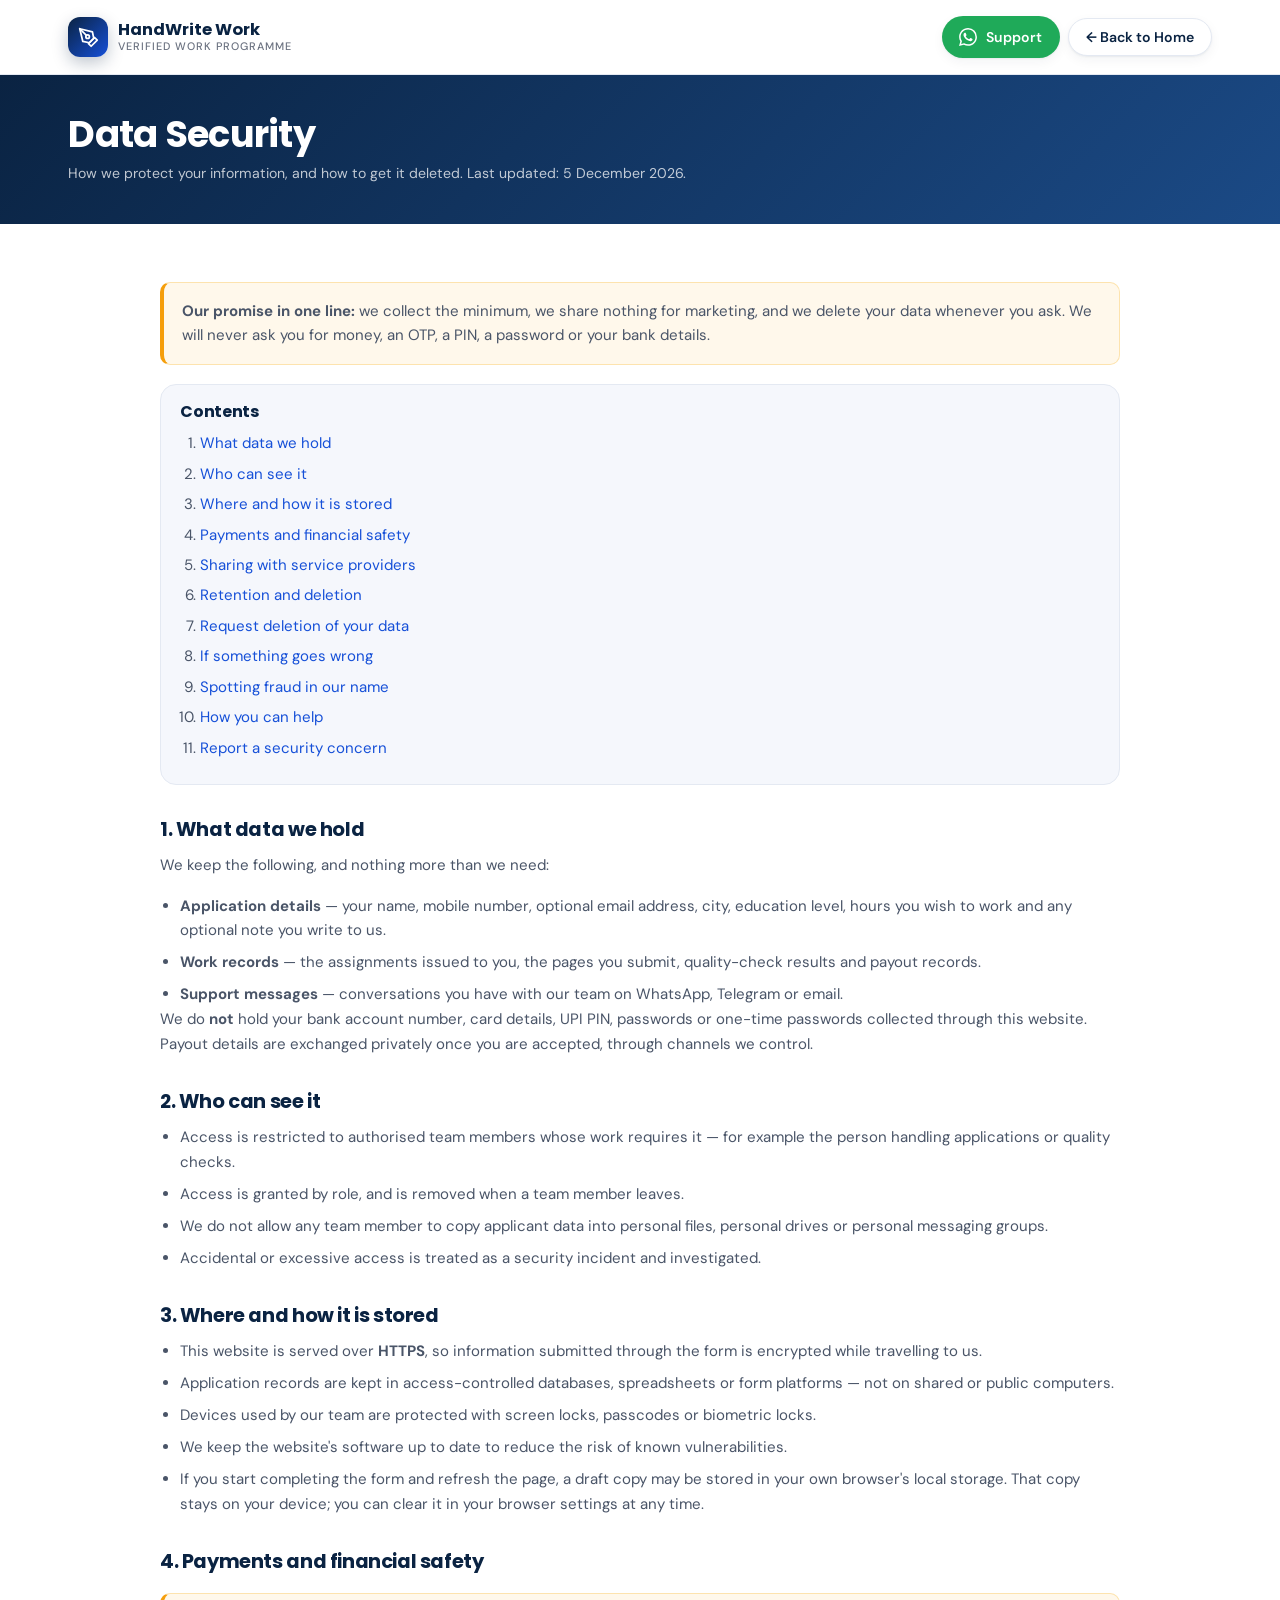
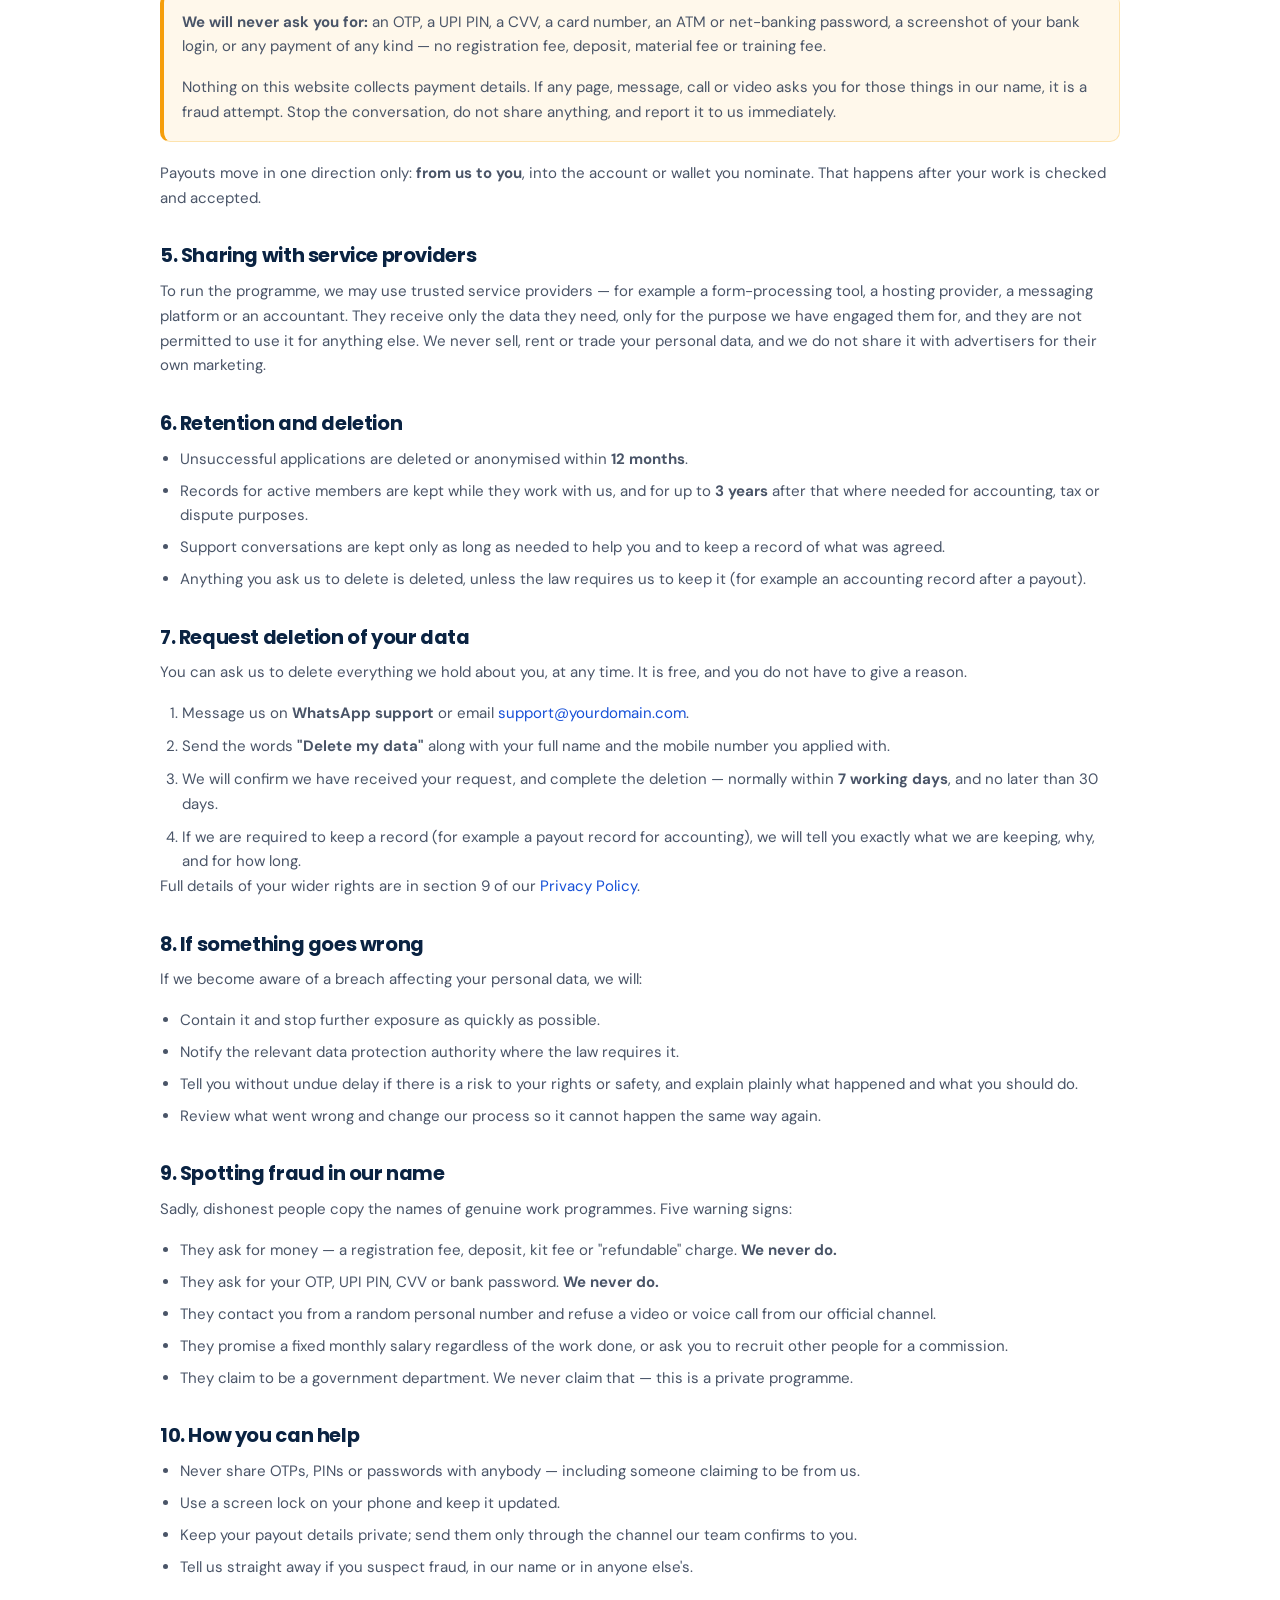
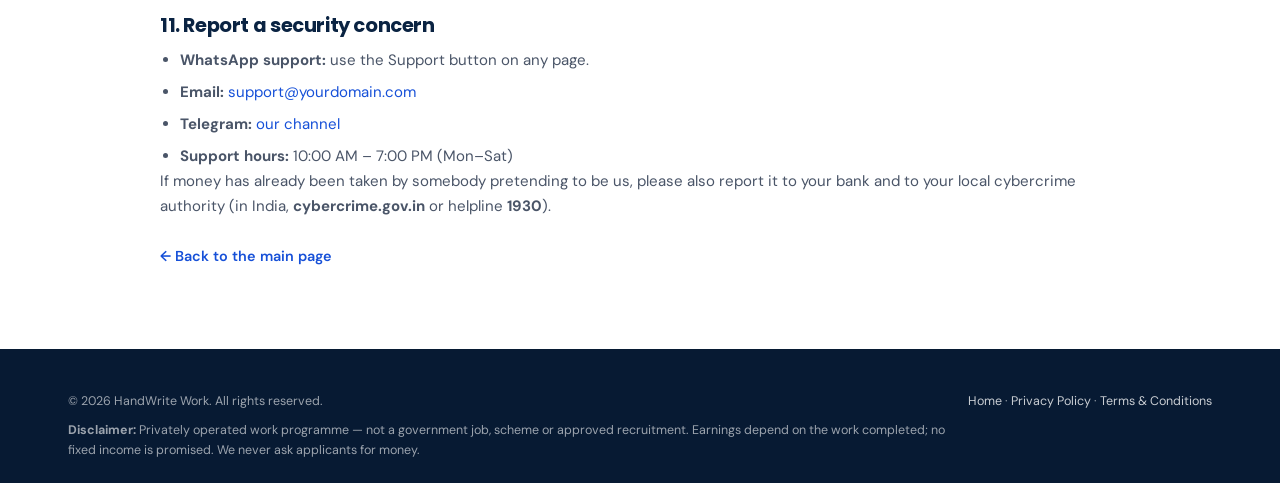
<file: data-security.html>
<!DOCTYPE html>
<html lang="en-GB">
<head>
  <meta charset="UTF-8" />
  <meta name="viewport" content="width=device-width, initial-scale=1.0" />
  <title>Data Security | HandWrite Work</title>
  <meta name="description" content="How HandWrite Work protects your personal data — access controls, secure storage, fraud warnings, breach notification and how to request deletion of your data." />
  <meta name="theme-color" content="#0a2342" />
  <meta name="robots" content="index, follow" />
  <link rel="icon" type="image/svg+xml" href="assets/images/favicon.svg" />
  <link rel="preconnect" href="https://fonts.googleapis.com" />
  <link rel="preconnect" href="https://fonts.gstatic.com" crossorigin />
  <link href="https://fonts.googleapis.com/css2?family=Poppins:wght@500;600;700&family=DM+Sans:wght@400;500;600;700&display=swap" rel="stylesheet" />
  <link rel="stylesheet" href="assets/css/style.css" />
  <script>document.documentElement.classList.add("js");</script>
</head>
<body class="legal-page">

  <header class="site-header">
    <div class="container header-inner">
      <a href="index.html" class="brand" aria-label="HandWrite Work — home">
        <span class="brand-icon">
          <svg viewBox="0 0 24 24" fill="none" stroke="currentColor" stroke-width="2" stroke-linecap="round" stroke-linejoin="round"><path d="M12 19l7-7 3 3-7 7-3-3z"/><path d="M18 13l-1.5-7.5L2 2l3.5 14.5L13 18l5-5z"/><path d="M2 2l7.586 7.586"/><circle cx="11" cy="11" r="2"/></svg>
        </span>
        <span class="brand-text">
          <span class="js-company">HandWrite Work</span>
          <small>Verified Work Programme</small>
        </span>
      </a>
      <div class="header-cta">
        <a class="btn btn-whatsapp js-whatsapp" href="#" target="_blank" rel="noopener">
          <svg viewBox="0 0 24 24" fill="currentColor" aria-hidden="true"><path d="M17.472 14.382c-.297-.149-1.758-.867-2.03-.967-.273-.099-.471-.148-.67.15-.197.297-.767.966-.94 1.164-.173.199-.347.223-.644.075-.297-.15-1.255-.463-2.39-1.475-.883-.788-1.48-1.761-1.653-2.059-.173-.297-.018-.458.13-.606.134-.133.298-.347.446-.52.149-.174.198-.298.298-.497.099-.198.05-.371-.025-.52-.075-.149-.669-1.612-.916-2.207-.242-.579-.487-.5-.669-.51-.173-.008-.371-.01-.57-.01-.198 0-.52.074-.792.372-.272.297-1.04 1.016-1.04 2.479 0 1.462 1.065 2.875 1.213 3.074.149.198 2.096 3.2 5.077 4.487.709.306 1.262.489 1.694.625.712.227 1.36.195 1.871.118.571-.085 1.758-.719 2.006-1.413.248-.694.248-1.289.173-1.413-.074-.124-.272-.198-.57-.347m-5.421 7.403h-.004a9.87 9.87 0 01-5.031-1.378l-.361-.214-3.741.982.998-3.648-.235-.374a9.86 9.86 0 01-1.51-5.26c.001-5.45 4.436-9.884 9.888-9.884 2.64 0 5.122 1.03 6.988 2.898a9.825 9.825 0 012.893 6.994c-.003 5.45-4.437 9.884-9.885 9.884m8.413-18.297A11.815 11.815 0 0012.05 0C5.495 0 .16 5.335.157 11.892c0 2.096.547 4.142 1.588 5.945L.057 24l6.305-1.654a11.882 11.882 0 005.683 1.448h.005c6.554 0 11.89-5.335 11.893-11.893a11.821 11.821 0 00-3.48-8.413z"/></svg>
          Support
        </a>
        <a class="btn btn-outline" href="index.html">← Back to Home</a>
      </div>
    </div>
  </header>

  <section class="legal-hero">
    <div class="container">
      <h1>Data Security</h1>
      <p>How we protect your information, and how to get it deleted. Last updated: <span id="lastUpdated">28 September 2026</span>.</p>
    </div>
  </section>

  <main class="container legal-body">

    <div class="callout">
      <p><b>Our promise in one line:</b> we collect the minimum, we share nothing for marketing, and
      we delete your data whenever you ask. We will never ask you for money, an OTP, a PIN, a password
      or your bank details.</p>
    </div>

    <nav class="legal-toc" aria-label="Contents">
      <h2 style="margin-top:0; font-size:1rem;">Contents</h2>
      <ol>
        <li><a href="#what-we-hold">What data we hold</a></li>
        <li><a href="#access">Who can see it</a></li>
        <li><a href="#storage">Where and how it is stored</a></li>
        <li><a href="#payments">Payments and financial safety</a></li>
        <li><a href="#sharing">Sharing with service providers</a></li>
        <li><a href="#retention">Retention and deletion</a></li>
        <li><a href="#deletion">Request deletion of your data</a></li>
        <li><a href="#breach">If something goes wrong</a></li>
        <li><a href="#fraud">Spotting fraud in our name</a></li>
        <li><a href="#your-part">How you can help</a></li>
        <li><a href="#contact">Report a security concern</a></li>
      </ol>
    </nav>

    <h2 id="what-we-hold">1. What data we hold</h2>
    <p>We keep the following, and nothing more than we need:</p>
    <ul class="bullets">
      <li><b>Application details</b> — your name, mobile number, optional email address, city, education level, hours you wish to work and any optional note you write to us.</li>
      <li><b>Work records</b> — the assignments issued to you, the pages you submit, quality-check results and payout records.</li>
      <li><b>Support messages</b> — conversations you have with our team on WhatsApp, Telegram or email.</li>
    </ul>
    <p>We do <b>not</b> hold your bank account number, card details, UPI PIN, passwords or one-time
    passwords collected through this website. Payout details are exchanged privately once you are
    accepted, through channels we control.</p>

    <h2 id="access">2. Who can see it</h2>
    <ul class="bullets">
      <li>Access is restricted to authorised team members whose work requires it — for example the person handling applications or quality checks.</li>
      <li>Access is granted by role, and is removed when a team member leaves.</li>
      <li>We do not allow any team member to copy applicant data into personal files, personal drives or personal messaging groups.</li>
      <li>Accidental or excessive access is treated as a security incident and investigated.</li>
    </ul>

    <h2 id="storage">3. Where and how it is stored</h2>
    <ul class="bullets">
      <li>This website is served over <b>HTTPS</b>, so information submitted through the form is encrypted while travelling to us.</li>
      <li>Application records are kept in access-controlled databases, spreadsheets or form platforms — not on shared or public computers.</li>
      <li>Devices used by our team are protected with screen locks, passcodes or biometric locks.</li>
      <li>We keep the website's software up to date to reduce the risk of known vulnerabilities.</li>
      <li>If you start completing the form and refresh the page, a draft copy may be stored in your own browser's local storage. That copy stays on your device; you can clear it in your browser settings at any time.</li>
    </ul>

    <h2 id="payments">4. Payments and financial safety</h2>
    <div class="callout">
      <p><b>We will never ask you for:</b> an OTP, a UPI PIN, a CVV, a card number, an ATM or net-banking
      password, a screenshot of your bank login, or any payment of any kind — no registration fee,
      deposit, material fee or training fee.</p>
      <p class="mb-0">Nothing on this website collects payment details. If any page, message, call or
      video asks you for those things in our name, it is a fraud attempt. Stop the conversation, do not
      share anything, and report it to us immediately.</p>
    </div>
    <p>Payouts move in one direction only: <b>from us to you</b>, into the account or wallet you
    nominate. That happens after your work is checked and accepted.</p>

    <h2 id="sharing">5. Sharing with service providers</h2>
    <p>To run the programme, we may use trusted service providers — for example a form-processing tool, a
    hosting provider, a messaging platform or an accountant. They receive only the data they need, only
    for the purpose we have engaged them for, and they are not permitted to use it for anything else.
    We never sell, rent or trade your personal data, and we do not share it with advertisers for their
    own marketing.</p>

    <h2 id="retention">6. Retention and deletion</h2>
    <ul class="bullets">
      <li>Unsuccessful applications are deleted or anonymised within <b>12 months</b>.</li>
      <li>Records for active members are kept while they work with us, and for up to <b>3 years</b> after that where needed for accounting, tax or dispute purposes.</li>
      <li>Support conversations are kept only as long as needed to help you and to keep a record of what was agreed.</li>
      <li>Anything you ask us to delete is deleted, unless the law requires us to keep it (for example an accounting record after a payout).</li>
    </ul>

    <h2 id="deletion">7. Request deletion of your data</h2>
    <p>You can ask us to delete everything we hold about you, at any time. It is free, and you do not
    have to give a reason.</p>
    <ol class="numbered">
      <li>Message us on <b>WhatsApp support</b> or email <a class="js-email-text" href="#">support@yourdomain.com</a>.</li>
      <li>Send the words <b>"Delete my data"</b> along with your full name and the mobile number you applied with.</li>
      <li>We will confirm we have received your request, and complete the deletion — normally within <b>7 working days</b>, and no later than 30 days.</li>
      <li>If we are required to keep a record (for example a payout record for accounting), we will tell you exactly what we are keeping, why, and for how long.</li>
    </ol>
    <p>Full details of your wider rights are in section 9 of our
    <a href="privacy-policy.html#your-rights">Privacy Policy</a>.</p>

    <h2 id="breach">8. If something goes wrong</h2>
    <p>If we become aware of a breach affecting your personal data, we will:</p>
    <ul class="bullets">
      <li>Contain it and stop further exposure as quickly as possible.</li>
      <li>Notify the relevant data protection authority where the law requires it.</li>
      <li>Tell you without undue delay if there is a risk to your rights or safety, and explain plainly what happened and what you should do.</li>
      <li>Review what went wrong and change our process so it cannot happen the same way again.</li>
    </ul>

    <h2 id="fraud">9. Spotting fraud in our name</h2>
    <p>Sadly, dishonest people copy the names of genuine work programmes. Five warning signs:</p>
    <ul class="bullets">
      <li>They ask for money — a registration fee, deposit, kit fee or "refundable" charge. <b>We never do.</b></li>
      <li>They ask for your OTP, UPI PIN, CVV or bank password. <b>We never do.</b></li>
      <li>They contact you from a random personal number and refuse a video or voice call from our official channel.</li>
      <li>They promise a fixed monthly salary regardless of the work done, or ask you to recruit other people for a commission.</li>
      <li>They claim to be a government department. We never claim that — this is a private programme.</li>
    </ul>

    <h2 id="your-part">10. How you can help</h2>
    <ul class="bullets">
      <li>Never share OTPs, PINs or passwords with anybody — including someone claiming to be from us.</li>
      <li>Use a screen lock on your phone and keep it updated.</li>
      <li>Keep your payout details private; send them only through the channel our team confirms to you.</li>
      <li>Tell us straight away if you suspect fraud, in our name or in anyone else's.</li>
    </ul>

    <h2 id="contact">11. Report a security concern</h2>
    <ul class="bullets">
      <li><b>WhatsApp support:</b> use the Support button on any page.</li>
      <li><b>Email:</b> <a class="js-email-text" href="#">support@yourdomain.com</a></li>
      <li><b>Telegram:</b> <a class="js-telegram-text" href="#" target="_blank" rel="noopener">our channel</a></li>
      <li><b>Support hours:</b> <span class="js-hours">10:00 AM – 7:00 PM (Mon–Sat)</span></li>
    </ul>
    <p>If money has already been taken by somebody pretending to be us, please also report it to your
    bank and to your local cybercrime authority (in India, <b>cybercrime.gov.in</b> or helpline
    <b>1930</b>).</p>

    <p class="mt-3"><a class="back-link" href="index.html">← Back to the main page</a></p>
  </main>

  <footer class="site-footer footer">
    <div class="container">
      <div class="footer-bottom" style="margin-top:0; border-top:0; padding-top:0;">
        <div>© <span id="year">2026</span> <span class="js-company">HandWrite Work</span>. All rights reserved.</div>
        <div>
          <a href="index.html">Home</a> ·
          <a href="privacy-policy.html">Privacy Policy</a> ·
          <a href="terms.html">Terms &amp; Conditions</a>
        </div>
        <div class="disclaimer-line">
          <b>Disclaimer:</b> Privately operated work programme — not a government job, scheme or approved
          recruitment. Earnings depend on the work completed; no fixed income is promised. We never ask
          applicants for money.
        </div>
      </div>
    </div>
  </footer>

  <script src="assets/js/main.js"></script>
</body>
</html>
</file>
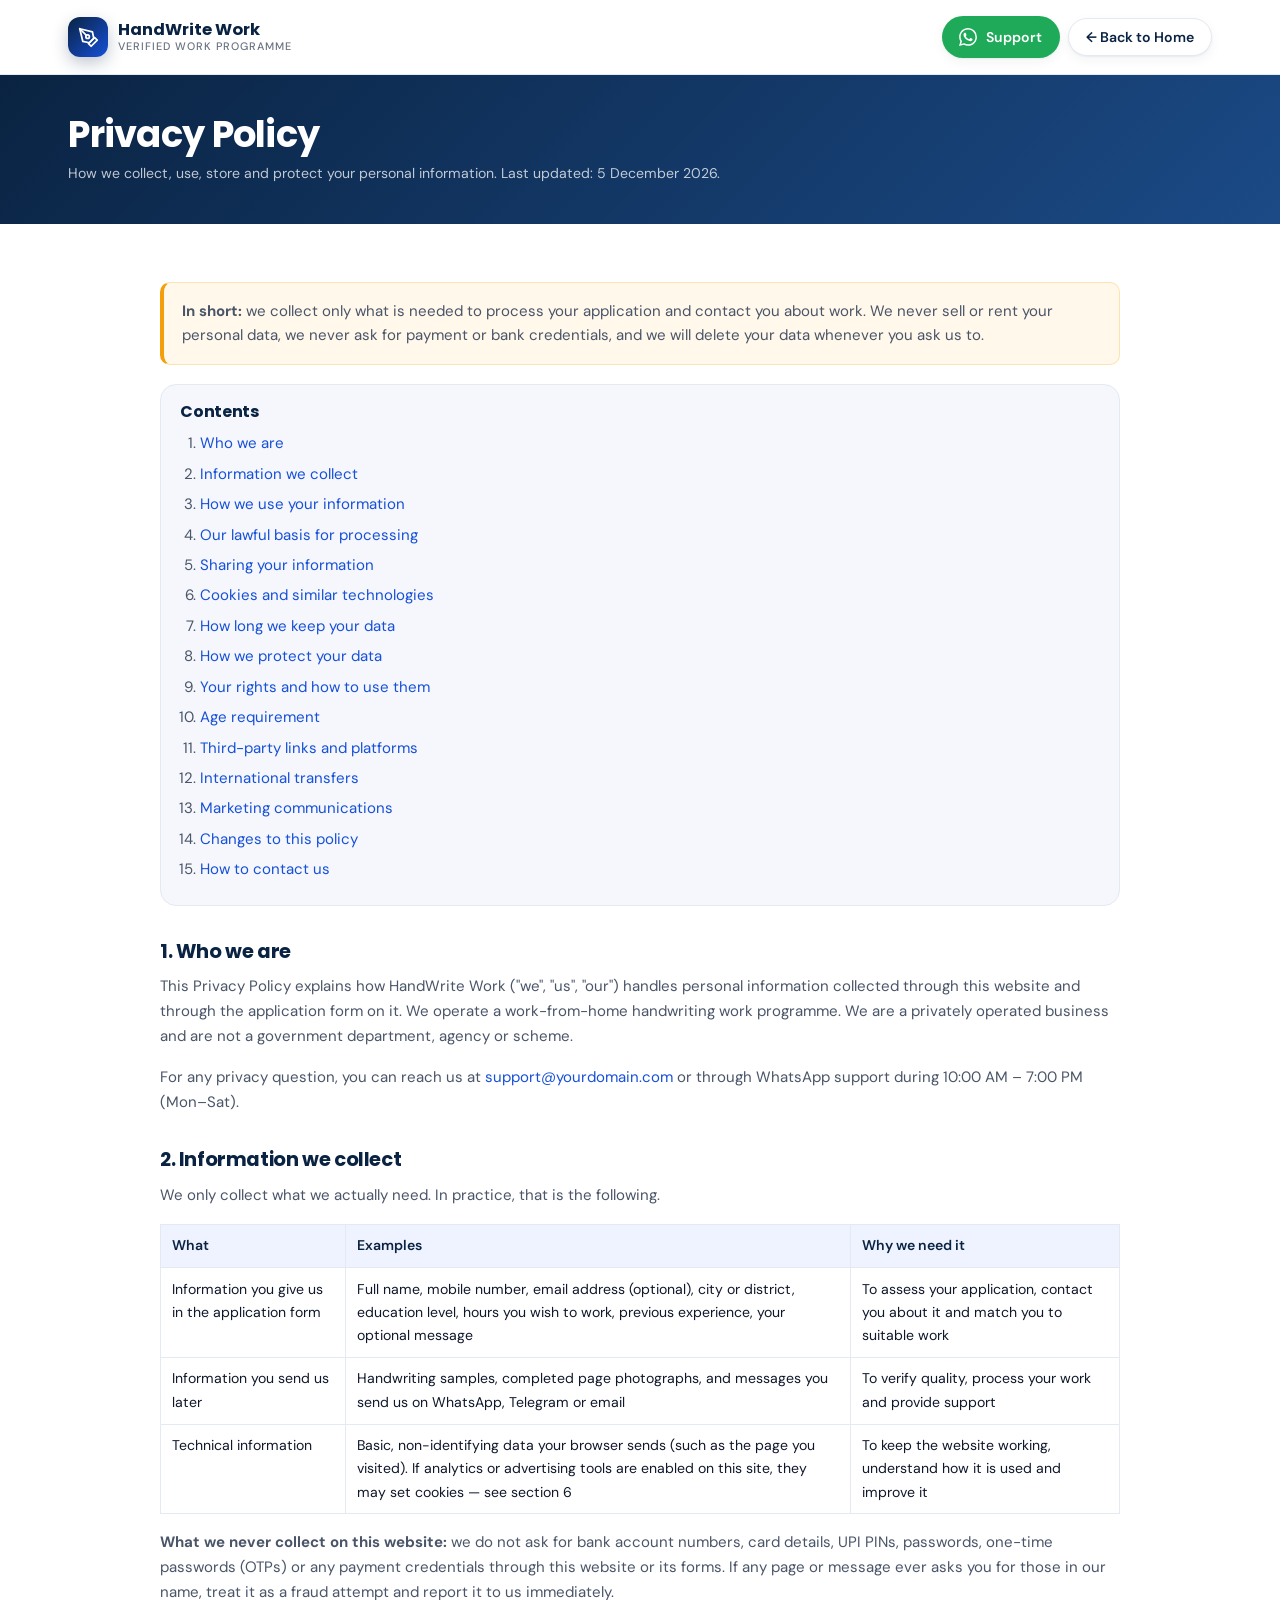
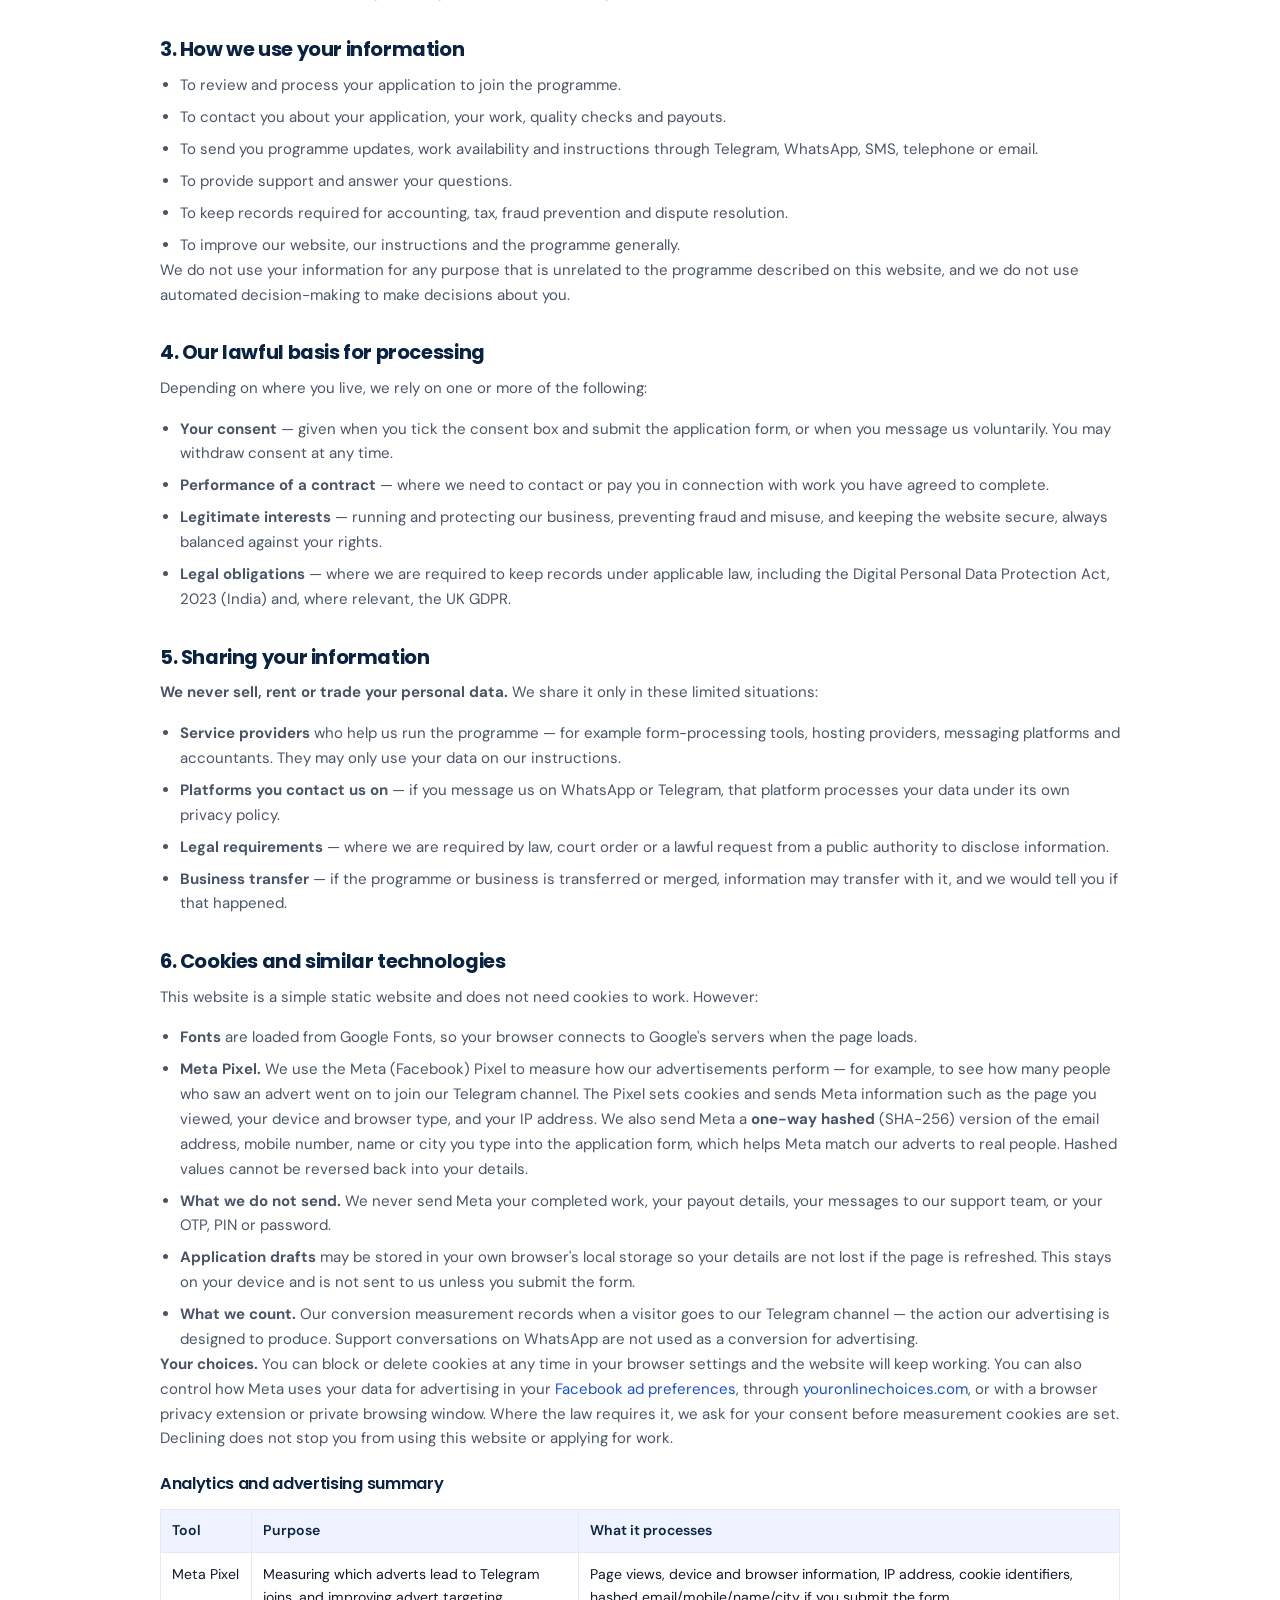
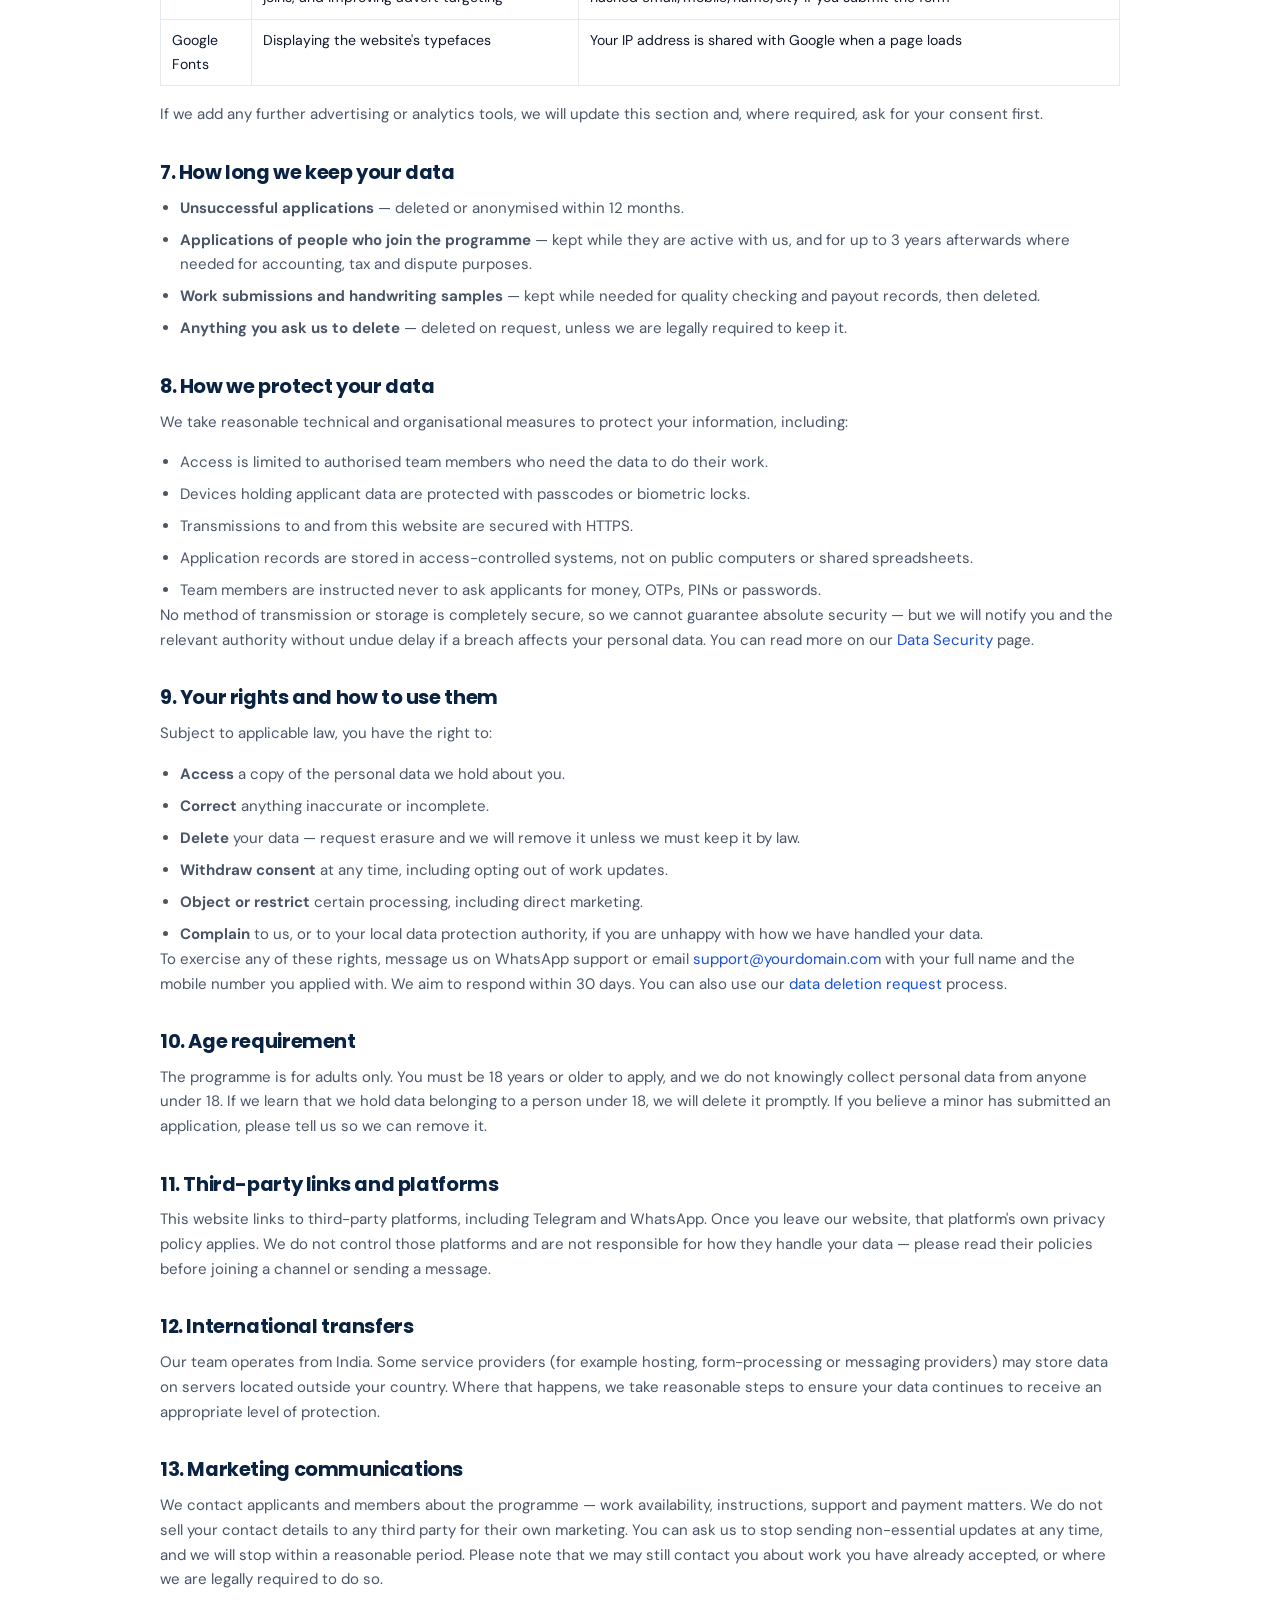
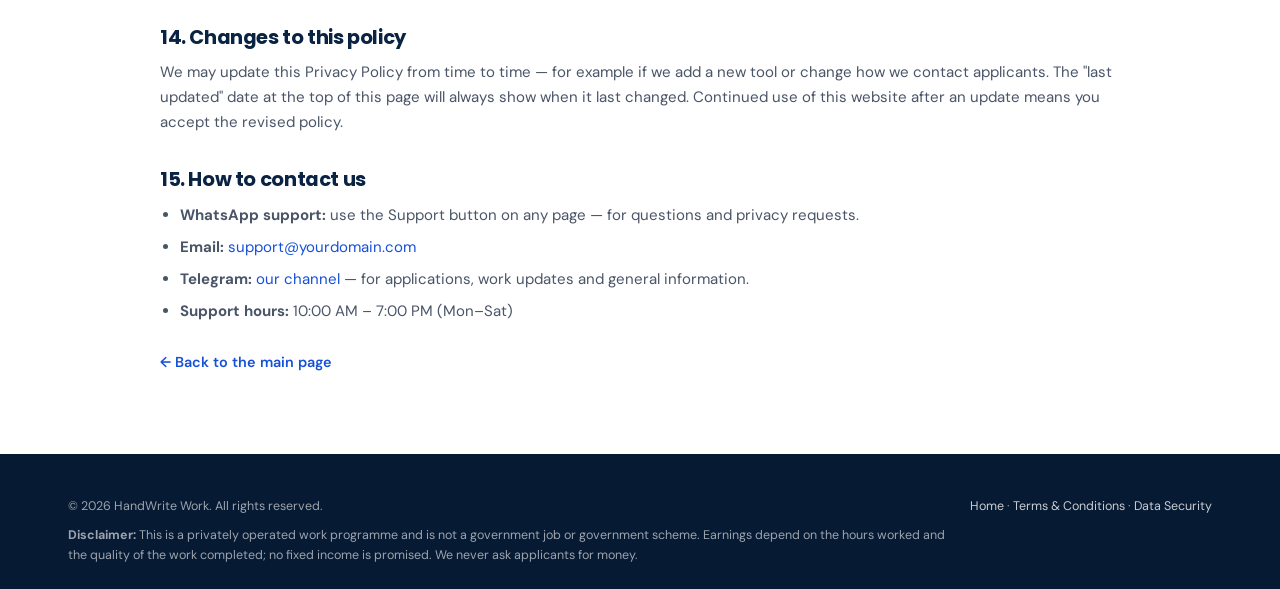
<file: privacy-policy.html>
<!DOCTYPE html>
<html lang="en-GB">
<head>
  <meta charset="UTF-8" />
  <meta name="viewport" content="width=device-width, initial-scale=1.0" />
  <title>Privacy Policy | HandWrite Work</title>
  <meta name="description" content="Privacy Policy for the HandWrite Work programme — what personal data we collect, how we use and protect it, how long we keep it, and how to have it deleted." />
  <meta name="theme-color" content="#0a2342" />
  <meta name="robots" content="index, follow" />
  <link rel="icon" type="image/svg+xml" href="assets/images/favicon.svg" />
  <link rel="preconnect" href="https://fonts.googleapis.com" />
  <link rel="preconnect" href="https://fonts.gstatic.com" crossorigin />
  <link href="https://fonts.googleapis.com/css2?family=Poppins:wght@500;600;700&family=DM+Sans:wght@400;500;600;700&display=swap" rel="stylesheet" />
  <link rel="stylesheet" href="assets/css/style.css" />
  <script>document.documentElement.classList.add("js");</script>
</head>
<body class="legal-page">

  <header class="site-header">
    <div class="container header-inner">
      <a href="index.html" class="brand" aria-label="HandWrite Work — home">
        <span class="brand-icon">
          <svg viewBox="0 0 24 24" fill="none" stroke="currentColor" stroke-width="2" stroke-linecap="round" stroke-linejoin="round"><path d="M12 19l7-7 3 3-7 7-3-3z"/><path d="M18 13l-1.5-7.5L2 2l3.5 14.5L13 18l5-5z"/><path d="M2 2l7.586 7.586"/><circle cx="11" cy="11" r="2"/></svg>
        </span>
        <span class="brand-text">
          <span class="js-company">HandWrite Work</span>
          <small>Verified Work Programme</small>
        </span>
      </a>
      <div class="header-cta">
        <a class="btn btn-whatsapp js-whatsapp" href="#" target="_blank" rel="noopener">
          <svg viewBox="0 0 24 24" fill="currentColor" aria-hidden="true"><path d="M17.472 14.382c-.297-.149-1.758-.867-2.03-.967-.273-.099-.471-.148-.67.15-.197.297-.767.966-.94 1.164-.173.199-.347.223-.644.075-.297-.15-1.255-.463-2.39-1.475-.883-.788-1.48-1.761-1.653-2.059-.173-.297-.018-.458.13-.606.134-.133.298-.347.446-.52.149-.174.198-.298.298-.497.099-.198.05-.371-.025-.52-.075-.149-.669-1.612-.916-2.207-.242-.579-.487-.5-.669-.51-.173-.008-.371-.01-.57-.01-.198 0-.52.074-.792.372-.272.297-1.04 1.016-1.04 2.479 0 1.462 1.065 2.875 1.213 3.074.149.198 2.096 3.2 5.077 4.487.709.306 1.262.489 1.694.625.712.227 1.36.195 1.871.118.571-.085 1.758-.719 2.006-1.413.248-.694.248-1.289.173-1.413-.074-.124-.272-.198-.57-.347m-5.421 7.403h-.004a9.87 9.87 0 01-5.031-1.378l-.361-.214-3.741.982.998-3.648-.235-.374a9.86 9.86 0 01-1.51-5.26c.001-5.45 4.436-9.884 9.888-9.884 2.64 0 5.122 1.03 6.988 2.898a9.825 9.825 0 012.893 6.994c-.003 5.45-4.437 9.884-9.885 9.884m8.413-18.297A11.815 11.815 0 0012.05 0C5.495 0 .16 5.335.157 11.892c0 2.096.547 4.142 1.588 5.945L.057 24l6.305-1.654a11.882 11.882 0 005.683 1.448h.005c6.554 0 11.89-5.335 11.893-11.893a11.821 11.821 0 00-3.48-8.413z"/></svg>
          Support
        </a>
        <a class="btn btn-outline" href="index.html">← Back to Home</a>
      </div>
    </div>
  </header>

  <section class="legal-hero">
    <div class="container">
      <h1>Privacy Policy</h1>
      <p>How we collect, use, store and protect your personal information. Last updated: <span id="lastUpdated">28 September 2026</span>.</p>
    </div>
  </section>

  <main class="container legal-body">

    <div class="callout">
      <p><b>In short:</b> we collect only what is needed to process your application and contact you
      about work. We never sell or rent your personal data, we never ask for payment or bank
      credentials, and we will delete your data whenever you ask us to.</p>
    </div>

    <nav class="legal-toc" aria-label="Contents">
      <h2 style="margin-top:0; font-size:1rem;">Contents</h2>
      <ol>
        <li><a href="#who-we-are">Who we are</a></li>
        <li><a href="#data-we-collect">Information we collect</a></li>
        <li><a href="#how-we-use">How we use your information</a></li>
        <li><a href="#lawful-basis">Our lawful basis for processing</a></li>
        <li><a href="#sharing">Sharing your information</a></li>
        <li><a href="#cookies">Cookies and similar technologies</a></li>
        <li><a href="#retention">How long we keep your data</a></li>
        <li><a href="#security">How we protect your data</a></li>
        <li><a href="#your-rights">Your rights and how to use them</a></li>
        <li><a href="#children">Age requirement</a></li>
        <li><a href="#third-party">Third-party links and platforms</a></li>
        <li><a href="#transfers">International transfers</a></li>
        <li><a href="#marketing">Marketing communications</a></li>
        <li><a href="#changes">Changes to this policy</a></li>
        <li><a href="#contact">How to contact us</a></li>
      </ol>
    </nav>

    <h2 id="who-we-are">1. Who we are</h2>
    <p>This Privacy Policy explains how <span class="js-company">HandWrite Work</span> ("we", "us", "our")
    handles personal information collected through this website and through the application form on it.
    We operate a work-from-home handwriting work programme. We are a privately operated business and
    are not a government department, agency or scheme.</p>
    <p>For any privacy question, you can reach us at <a class="js-email-text" href="#">support@yourdomain.com</a>
    or through WhatsApp support during <span class="js-hours">10:00 AM – 7:00 PM (Mon–Sat)</span>.</p>

    <h2 id="data-we-collect">2. Information we collect</h2>
    <p>We only collect what we actually need. In practice, that is the following.</p>

    <table class="legal-table">
      <thead>
        <tr><th>What</th><th>Examples</th><th>Why we need it</th></tr>
      </thead>
      <tbody>
        <tr>
          <td>Information you give us in the application form</td>
          <td>Full name, mobile number, email address (optional), city or district, education level, hours you wish to work, previous experience, your optional message</td>
          <td>To assess your application, contact you about it and match you to suitable work</td>
        </tr>
        <tr>
          <td>Information you send us later</td>
          <td>Handwriting samples, completed page photographs, and messages you send us on WhatsApp, Telegram or email</td>
          <td>To verify quality, process your work and provide support</td>
        </tr>
        <tr>
          <td>Technical information</td>
          <td>Basic, non-identifying data your browser sends (such as the page you visited). If analytics or advertising tools are enabled on this site, they may set cookies — see section 6</td>
          <td>To keep the website working, understand how it is used and improve it</td>
        </tr>
      </tbody>
    </table>

    <p><b>What we never collect on this website:</b> we do not ask for bank account numbers, card
    details, UPI PINs, passwords, one-time passwords (OTPs) or any payment credentials through this
    website or its forms. If any page or message ever asks you for those in our name, treat it as a
    fraud attempt and report it to us immediately.</p>

    <h2 id="how-we-use">3. How we use your information</h2>
    <ul class="bullets">
      <li>To review and process your application to join the programme.</li>
      <li>To contact you about your application, your work, quality checks and payouts.</li>
      <li>To send you programme updates, work availability and instructions through Telegram, WhatsApp, SMS, telephone or email.</li>
      <li>To provide support and answer your questions.</li>
      <li>To keep records required for accounting, tax, fraud prevention and dispute resolution.</li>
      <li>To improve our website, our instructions and the programme generally.</li>
    </ul>
    <p>We do not use your information for any purpose that is unrelated to the programme described on
    this website, and we do not use automated decision-making to make decisions about you.</p>

    <h2 id="lawful-basis">4. Our lawful basis for processing</h2>
    <p>Depending on where you live, we rely on one or more of the following:</p>
    <ul class="bullets">
      <li><b>Your consent</b> — given when you tick the consent box and submit the application form, or when you message us voluntarily. You may withdraw consent at any time.</li>
      <li><b>Performance of a contract</b> — where we need to contact or pay you in connection with work you have agreed to complete.</li>
      <li><b>Legitimate interests</b> — running and protecting our business, preventing fraud and misuse, and keeping the website secure, always balanced against your rights.</li>
      <li><b>Legal obligations</b> — where we are required to keep records under applicable law, including the Digital Personal Data Protection Act, 2023 (India) and, where relevant, the UK GDPR.</li>
    </ul>

    <h2 id="sharing">5. Sharing your information</h2>
    <p><b>We never sell, rent or trade your personal data.</b> We share it only in these limited situations:</p>
    <ul class="bullets">
      <li><b>Service providers</b> who help us run the programme — for example form-processing tools, hosting providers, messaging platforms and accountants. They may only use your data on our instructions.</li>
      <li><b>Platforms you contact us on</b> — if you message us on WhatsApp or Telegram, that platform processes your data under its own privacy policy.</li>
      <li><b>Legal requirements</b> — where we are required by law, court order or a lawful request from a public authority to disclose information.</li>
      <li><b>Business transfer</b> — if the programme or business is transferred or merged, information may transfer with it, and we would tell you if that happened.</li>
    </ul>

    <h2 id="cookies">6. Cookies and similar technologies</h2>
    <p>This website is a simple static website and does not need cookies to work. However:</p>
    <ul class="bullets">
      <li><b>Fonts</b> are loaded from Google Fonts, so your browser connects to Google's servers when the page loads.</li>
      <li><b>Meta Pixel.</b> We use the Meta (Facebook) Pixel to measure how our advertisements perform — for example, to see how many people who saw an advert went on to join our Telegram channel. The Pixel sets cookies and sends Meta information such as the page you viewed, your device and browser type, and your IP address. We also send Meta a <b>one-way hashed</b> (SHA-256) version of the email address, mobile number, name or city you type into the application form, which helps Meta match our adverts to real people. Hashed values cannot be reversed back into your details.</li>
      <li><b>What we do not send.</b> We never send Meta your completed work, your payout details, your messages to our support team, or your OTP, PIN or password.</li>
      <li><b>Application drafts</b> may be stored in your own browser's local storage so your details are not lost if the page is refreshed. This stays on your device and is not sent to us unless you submit the form.</li>
      <li><b>What we count.</b> Our conversion measurement records when a visitor goes to our Telegram channel — the action our advertising is designed to produce. Support conversations on WhatsApp are not used as a conversion for advertising.</li>
    </ul>
    <p><b>Your choices.</b> You can block or delete cookies at any time in your browser settings and the website will keep working. You can also control how Meta uses your data for advertising in your
    <a href="https://www.facebook.com/adpreferences" target="_blank" rel="noopener">Facebook ad preferences</a>, through
    <a href="https://www.youronlinechoices.com" target="_blank" rel="noopener">youronlinechoices.com</a>, or with a browser privacy extension or private browsing window.
    Where the law requires it, we ask for your consent before measurement cookies are set. Declining does not stop you from using this website or applying for work.</p>

    <h3>Analytics and advertising summary</h3>
    <table class="legal-table">
      <thead><tr><th>Tool</th><th>Purpose</th><th>What it processes</th></tr></thead>
      <tbody>
        <tr><td>Meta Pixel</td><td>Measuring which adverts lead to Telegram joins, and improving advert targeting</td><td>Page views, device and browser information, IP address, cookie identifiers, hashed email/mobile/name/city if you submit the form</td></tr>
        <tr><td>Google Fonts</td><td>Displaying the website's typefaces</td><td>Your IP address is shared with Google when a page loads</td></tr>
      </tbody>
    </table>
    <p>If we add any further advertising or analytics tools, we will update this section and, where required, ask for your consent first.</p>

    <h2 id="retention">7. How long we keep your data</h2>
    <ul class="bullets">
      <li><b>Unsuccessful applications</b> — deleted or anonymised within 12 months.</li>
      <li><b>Applications of people who join the programme</b> — kept while they are active with us, and for up to 3 years afterwards where needed for accounting, tax and dispute purposes.</li>
      <li><b>Work submissions and handwriting samples</b> — kept while needed for quality checking and payout records, then deleted.</li>
      <li><b>Anything you ask us to delete</b> — deleted on request, unless we are legally required to keep it.</li>
    </ul>

    <h2 id="security">8. How we protect your data</h2>
    <p>We take reasonable technical and organisational measures to protect your information, including:</p>
    <ul class="bullets">
      <li>Access is limited to authorised team members who need the data to do their work.</li>
      <li>Devices holding applicant data are protected with passcodes or biometric locks.</li>
      <li>Transmissions to and from this website are secured with HTTPS.</li>
      <li>Application records are stored in access-controlled systems, not on public computers or shared spreadsheets.</li>
      <li>Team members are instructed never to ask applicants for money, OTPs, PINs or passwords.</li>
    </ul>
    <p>No method of transmission or storage is completely secure, so we cannot guarantee absolute
    security — but we will notify you and the relevant authority without undue delay if a breach
    affects your personal data. You can read more on our
    <a href="data-security.html">Data Security</a> page.</p>

    <h2 id="your-rights">9. Your rights and how to use them</h2>
    <p>Subject to applicable law, you have the right to:</p>
    <ul class="bullets">
      <li><b>Access</b> a copy of the personal data we hold about you.</li>
      <li><b>Correct</b> anything inaccurate or incomplete.</li>
      <li><b>Delete</b> your data — request erasure and we will remove it unless we must keep it by law.</li>
      <li><b>Withdraw consent</b> at any time, including opting out of work updates.</li>
      <li><b>Object or restrict</b> certain processing, including direct marketing.</li>
      <li><b>Complain</b> to us, or to your local data protection authority, if you are unhappy with how we have handled your data.</li>
    </ul>
    <p>To exercise any of these rights, message us on WhatsApp support or email
    <a class="js-email-text" href="#">support@yourdomain.com</a> with your full name and the mobile
    number you applied with. We aim to respond within 30 days. You can also use our
    <a href="data-security.html#deletion">data deletion request</a> process.</p>

    <h2 id="children">10. Age requirement</h2>
    <p>The programme is for adults only. You must be 18 years or older to apply, and we do not
    knowingly collect personal data from anyone under 18. If we learn that we hold data belonging to
    a person under 18, we will delete it promptly. If you believe a minor has submitted an
    application, please tell us so we can remove it.</p>

    <h2 id="third-party">11. Third-party links and platforms</h2>
    <p>This website links to third-party platforms, including Telegram and WhatsApp. Once you leave our
    website, that platform's own privacy policy applies. We do not control those platforms and are not
    responsible for how they handle your data — please read their policies before joining a channel or
    sending a message.</p>

    <h2 id="transfers">12. International transfers</h2>
    <p>Our team operates from India. Some service providers (for example hosting, form-processing or
    messaging providers) may store data on servers located outside your country. Where that happens, we
    take reasonable steps to ensure your data continues to receive an appropriate level of protection.</p>

    <h2 id="marketing">13. Marketing communications</h2>
    <p>We contact applicants and members about the programme — work availability, instructions, support
    and payment matters. We do not sell your contact details to any third party for their own
    marketing. You can ask us to stop sending non-essential updates at any time, and we will stop
    within a reasonable period. Please note that we may still contact you about work you have already
    accepted, or where we are legally required to do so.</p>

    <h2 id="changes">14. Changes to this policy</h2>
    <p>We may update this Privacy Policy from time to time — for example if we add a new tool or change
    how we contact applicants. The "last updated" date at the top of this page will always show when it
    last changed. Continued use of this website after an update means you accept the revised policy.</p>

    <h2 id="contact">15. How to contact us</h2>
    <ul class="bullets">
      <li><b>WhatsApp support:</b> use the Support button on any page — for questions and privacy requests.</li>
      <li><b>Email:</b> <a class="js-email-text" href="#">support@yourdomain.com</a></li>
      <li><b>Telegram:</b> <a class="js-telegram-text" href="#" target="_blank" rel="noopener">our channel</a> — for applications, work updates and general information.</li>
      <li><b>Support hours:</b> <span class="js-hours">10:00 AM – 7:00 PM (Mon–Sat)</span></li>
    </ul>
    <p class="mt-3"><a class="back-link" href="index.html">← Back to the main page</a></p>
  </main>

  <footer class="site-footer footer">
    <div class="container">
      <div class="footer-bottom" style="margin-top:0; border-top:0; padding-top:0;">
        <div>© <span id="year">2026</span> <span class="js-company">HandWrite Work</span>. All rights reserved.</div>
        <div>
          <a href="index.html">Home</a> ·
          <a href="terms.html">Terms &amp; Conditions</a> ·
          <a href="data-security.html">Data Security</a>
        </div>
        <div class="disclaimer-line">
          <b>Disclaimer:</b> This is a privately operated work programme and is not a government job or
          government scheme. Earnings depend on the hours worked and the quality of the work completed;
          no fixed income is promised. We never ask applicants for money.
        </div>
      </div>
    </div>
  </footer>

  <script src="assets/js/main.js"></script>
</body>
</html>
</file>
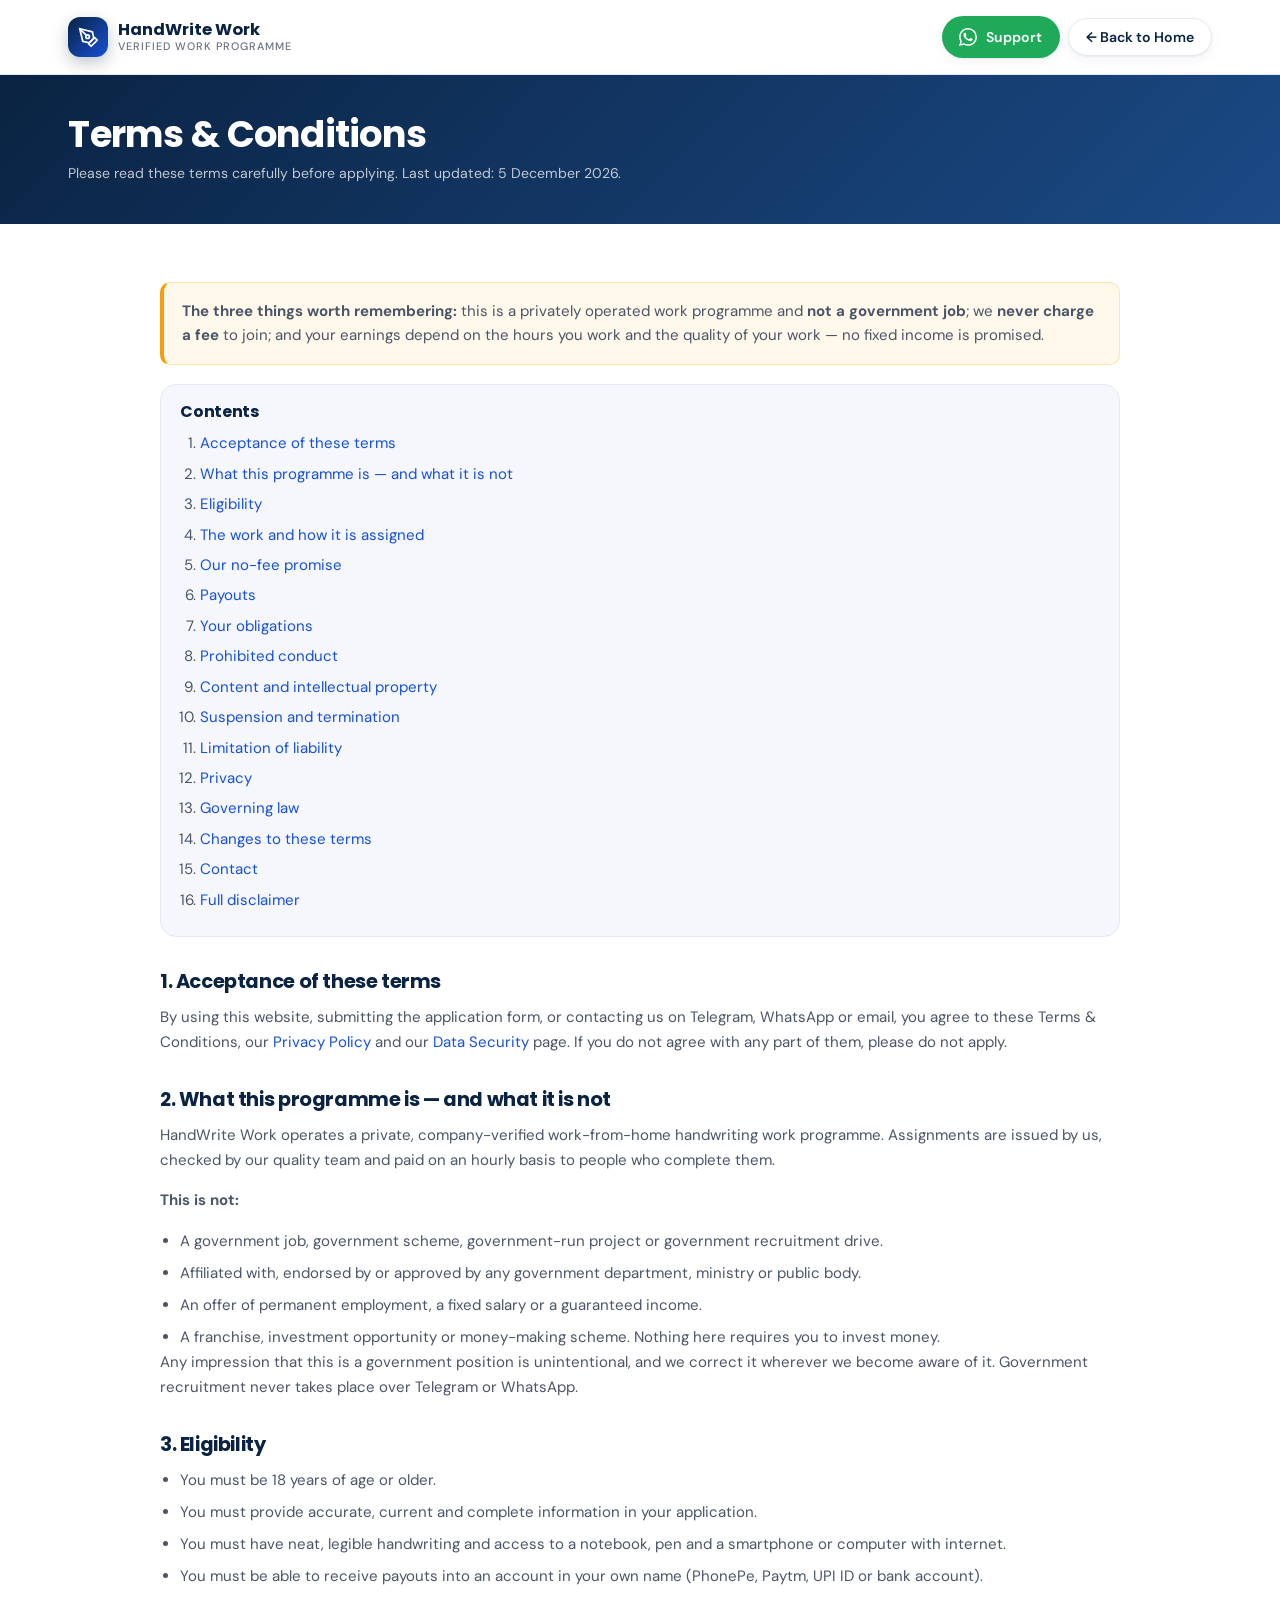
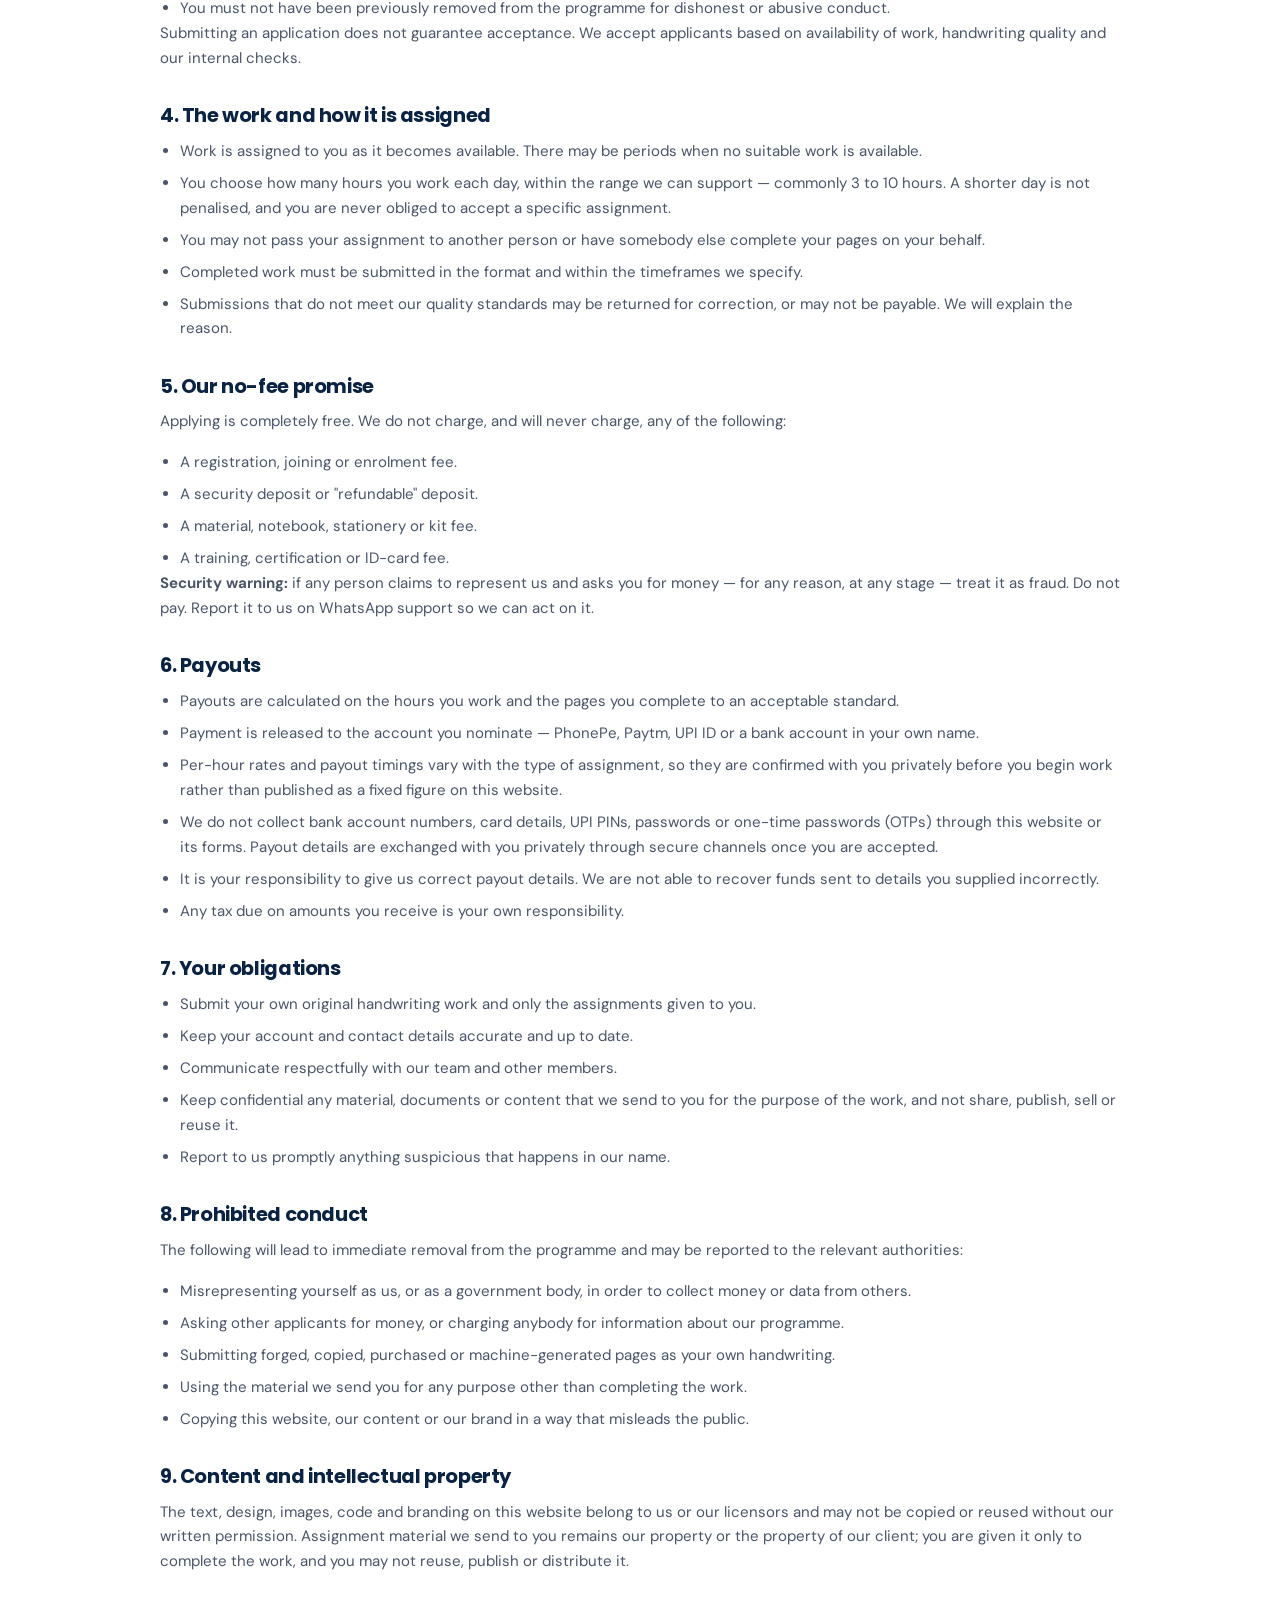
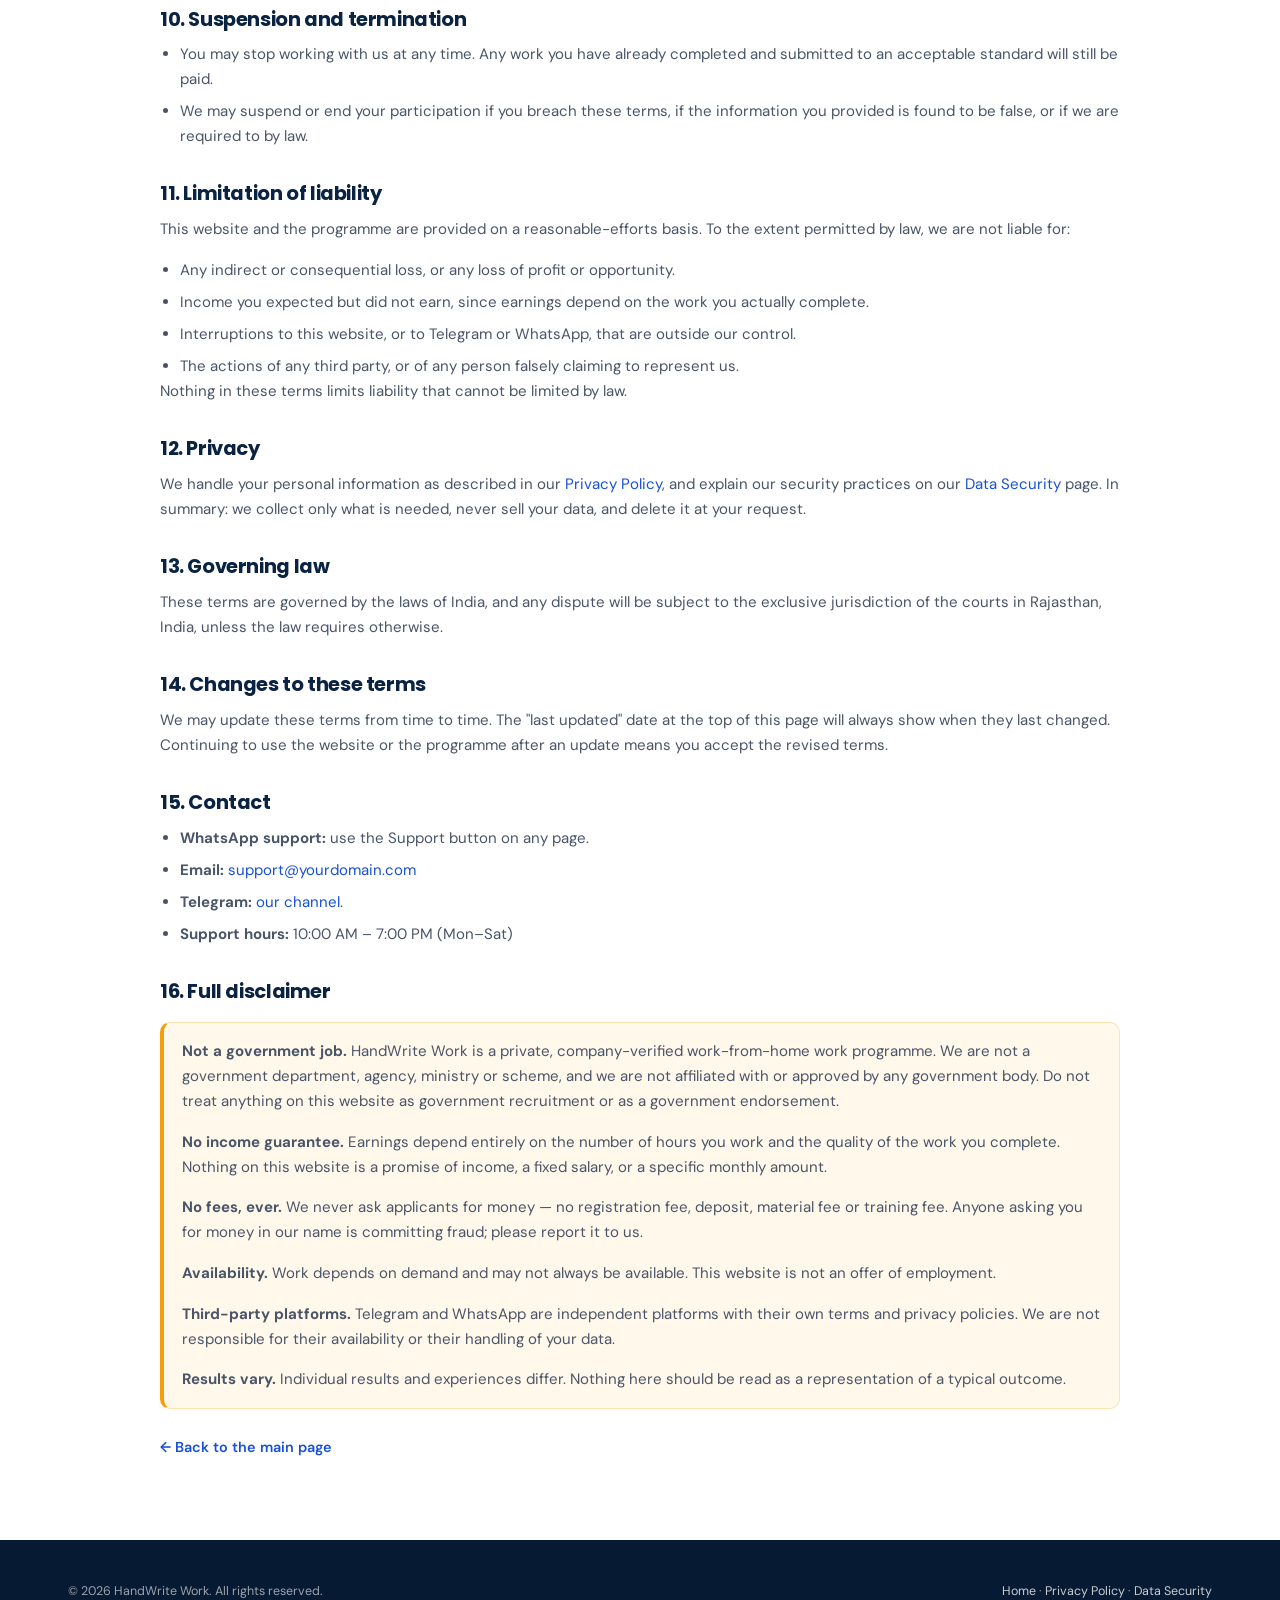
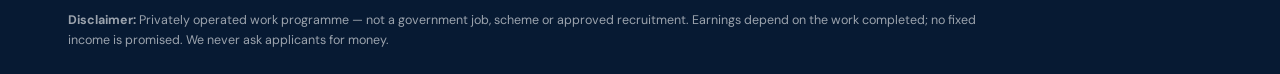
<file: terms.html>
<!DOCTYPE html>
<html lang="en-GB">
<head>
  <meta charset="UTF-8" />
  <meta name="viewport" content="width=device-width, initial-scale=1.0" />
  <title>Terms &amp; Conditions | HandWrite Work</title>
  <meta name="description" content="Terms and Conditions for the HandWrite Work programme — eligibility, the nature of the work, our no-fee promise, how payouts work, and the full disclaimer." />
  <meta name="theme-color" content="#0a2342" />
  <meta name="robots" content="index, follow" />
  <link rel="icon" type="image/svg+xml" href="assets/images/favicon.svg" />
  <link rel="preconnect" href="https://fonts.googleapis.com" />
  <link rel="preconnect" href="https://fonts.gstatic.com" crossorigin />
  <link href="https://fonts.googleapis.com/css2?family=Poppins:wght@500;600;700&family=DM+Sans:wght@400;500;600;700&display=swap" rel="stylesheet" />
  <link rel="stylesheet" href="assets/css/style.css" />
  <script>document.documentElement.classList.add("js");</script>
</head>
<body class="legal-page">

  <header class="site-header">
    <div class="container header-inner">
      <a href="index.html" class="brand" aria-label="HandWrite Work — home">
        <span class="brand-icon">
          <svg viewBox="0 0 24 24" fill="none" stroke="currentColor" stroke-width="2" stroke-linecap="round" stroke-linejoin="round"><path d="M12 19l7-7 3 3-7 7-3-3z"/><path d="M18 13l-1.5-7.5L2 2l3.5 14.5L13 18l5-5z"/><path d="M2 2l7.586 7.586"/><circle cx="11" cy="11" r="2"/></svg>
        </span>
        <span class="brand-text">
          <span class="js-company">HandWrite Work</span>
          <small>Verified Work Programme</small>
        </span>
      </a>
      <div class="header-cta">
        <a class="btn btn-whatsapp js-whatsapp" href="#" target="_blank" rel="noopener">
          <svg viewBox="0 0 24 24" fill="currentColor" aria-hidden="true"><path d="M17.472 14.382c-.297-.149-1.758-.867-2.03-.967-.273-.099-.471-.148-.67.15-.197.297-.767.966-.94 1.164-.173.199-.347.223-.644.075-.297-.15-1.255-.463-2.39-1.475-.883-.788-1.48-1.761-1.653-2.059-.173-.297-.018-.458.13-.606.134-.133.298-.347.446-.52.149-.174.198-.298.298-.497.099-.198.05-.371-.025-.52-.075-.149-.669-1.612-.916-2.207-.242-.579-.487-.5-.669-.51-.173-.008-.371-.01-.57-.01-.198 0-.52.074-.792.372-.272.297-1.04 1.016-1.04 2.479 0 1.462 1.065 2.875 1.213 3.074.149.198 2.096 3.2 5.077 4.487.709.306 1.262.489 1.694.625.712.227 1.36.195 1.871.118.571-.085 1.758-.719 2.006-1.413.248-.694.248-1.289.173-1.413-.074-.124-.272-.198-.57-.347m-5.421 7.403h-.004a9.87 9.87 0 01-5.031-1.378l-.361-.214-3.741.982.998-3.648-.235-.374a9.86 9.86 0 01-1.51-5.26c.001-5.45 4.436-9.884 9.888-9.884 2.64 0 5.122 1.03 6.988 2.898a9.825 9.825 0 012.893 6.994c-.003 5.45-4.437 9.884-9.885 9.884m8.413-18.297A11.815 11.815 0 0012.05 0C5.495 0 .16 5.335.157 11.892c0 2.096.547 4.142 1.588 5.945L.057 24l6.305-1.654a11.882 11.882 0 005.683 1.448h.005c6.554 0 11.89-5.335 11.893-11.893a11.821 11.821 0 00-3.48-8.413z"/></svg>
          Support
        </a>
        <a class="btn btn-outline" href="index.html">← Back to Home</a>
      </div>
    </div>
  </header>

  <section class="legal-hero">
    <div class="container">
      <h1>Terms &amp; Conditions</h1>
      <p>Please read these terms carefully before applying. Last updated: <span id="lastUpdated">28 September 2026</span>.</p>
    </div>
  </section>

  <main class="container legal-body">

    <div class="callout">
      <p><b>The three things worth remembering:</b> this is a privately operated work programme and
      <b>not a government job</b>; we <b>never charge a fee</b> to join; and your earnings depend on the
      hours you work and the quality of your work — no fixed income is promised.</p>
    </div>

    <nav class="legal-toc" aria-label="Contents">
      <h2 style="margin-top:0; font-size:1rem;">Contents</h2>
      <ol>
        <li><a href="#acceptance">Acceptance of these terms</a></li>
        <li><a href="#nature">What this programme is — and what it is not</a></li>
        <li><a href="#eligibility">Eligibility</a></li>
        <li><a href="#work">The work and how it is assigned</a></li>
        <li><a href="#no-fee">Our no-fee promise</a></li>
        <li><a href="#payouts">Payouts</a></li>
        <li><a href="#obligations">Your obligations</a></li>
        <li><a href="#prohibited">Prohibited conduct</a></li>
        <li><a href="#ip">Content and intellectual property</a></li>
        <li><a href="#termination">Suspension and termination</a></li>
        <li><a href="#liability">Limitation of liability</a></li>
        <li><a href="#privacy-link">Privacy</a></li>
        <li><a href="#law">Governing law</a></li>
        <li><a href="#changes">Changes to these terms</a></li>
        <li><a href="#contact">Contact</a></li>
        <li><a href="#disclaimer">Full disclaimer</a></li>
      </ol>
    </nav>

    <h2 id="acceptance">1. Acceptance of these terms</h2>
    <p>By using this website, submitting the application form, or contacting us on Telegram, WhatsApp or
    email, you agree to these Terms &amp; Conditions, our <a href="privacy-policy.html">Privacy Policy</a>
    and our <a href="data-security.html">Data Security</a> page. If you do not agree with any part of
    them, please do not apply.</p>

    <h2 id="nature">2. What this programme is — and what it is not</h2>
    <p><span class="js-company">HandWrite Work</span> operates a private, company-verified work-from-home
    handwriting work programme. Assignments are issued by us, checked by our quality team and paid on an
    hourly basis to people who complete them.</p>
    <p><b>This is not:</b></p>
    <ul class="bullets">
      <li>A government job, government scheme, government-run project or government recruitment drive.</li>
      <li>Affiliated with, endorsed by or approved by any government department, ministry or public body.</li>
      <li>An offer of permanent employment, a fixed salary or a guaranteed income.</li>
      <li>A franchise, investment opportunity or money-making scheme. Nothing here requires you to invest money.</li>
    </ul>
    <p>Any impression that this is a government position is unintentional, and we correct it wherever we
    become aware of it. Government recruitment never takes place over Telegram or WhatsApp.</p>

    <h2 id="eligibility">3. Eligibility</h2>
    <ul class="bullets">
      <li>You must be 18 years of age or older.</li>
      <li>You must provide accurate, current and complete information in your application.</li>
      <li>You must have neat, legible handwriting and access to a notebook, pen and a smartphone or computer with internet.</li>
      <li>You must be able to receive payouts into an account in your own name (PhonePe, Paytm, UPI ID or bank account).</li>
      <li>You must not have been previously removed from the programme for dishonest or abusive conduct.</li>
    </ul>
    <p>Submitting an application does not guarantee acceptance. We accept applicants based on
    availability of work, handwriting quality and our internal checks.</p>

    <h2 id="work">4. The work and how it is assigned</h2>
    <ul class="bullets">
      <li>Work is assigned to you as it becomes available. There may be periods when no suitable work is available.</li>
      <li>You choose how many hours you work each day, within the range we can support — commonly 3 to 10 hours. A shorter day is not penalised, and you are never obliged to accept a specific assignment.</li>
      <li>You may not pass your assignment to another person or have somebody else complete your pages on your behalf.</li>
      <li>Completed work must be submitted in the format and within the timeframes we specify.</li>
      <li>Submissions that do not meet our quality standards may be returned for correction, or may not be payable. We will explain the reason.</li>
    </ul>

    <h2 id="no-fee">5. Our no-fee promise</h2>
    <p>Applying is completely free. We do not charge, and will never charge, any of the following:</p>
    <ul class="bullets">
      <li>A registration, joining or enrolment fee.</li>
      <li>A security deposit or "refundable" deposit.</li>
      <li>A material, notebook, stationery or kit fee.</li>
      <li>A training, certification or ID-card fee.</li>
    </ul>
    <p><b>Security warning:</b> if any person claims to represent us and asks you for money — for any
    reason, at any stage — treat it as fraud. Do not pay. Report it to us on WhatsApp support so we can
    act on it.</p>

    <h2 id="payouts">6. Payouts</h2>
    <ul class="bullets">
      <li>Payouts are calculated on the hours you work and the pages you complete to an acceptable standard.</li>
      <li>Payment is released to the account you nominate — PhonePe, Paytm, UPI ID or a bank account in your own name.</li>
      <li>Per-hour rates and payout timings vary with the type of assignment, so they are confirmed with you privately before you begin work rather than published as a fixed figure on this website.</li>
      <li>We do not collect bank account numbers, card details, UPI PINs, passwords or one-time passwords (OTPs) through this website or its forms. Payout details are exchanged with you privately through secure channels once you are accepted.</li>
      <li>It is your responsibility to give us correct payout details. We are not able to recover funds sent to details you supplied incorrectly.</li>
      <li>Any tax due on amounts you receive is your own responsibility.</li>
    </ul>

    <h2 id="obligations">7. Your obligations</h2>
    <ul class="bullets">
      <li>Submit your own original handwriting work and only the assignments given to you.</li>
      <li>Keep your account and contact details accurate and up to date.</li>
      <li>Communicate respectfully with our team and other members.</li>
      <li>Keep confidential any material, documents or content that we send to you for the purpose of the work, and not share, publish, sell or reuse it.</li>
      <li>Report to us promptly anything suspicious that happens in our name.</li>
    </ul>

    <h2 id="prohibited">8. Prohibited conduct</h2>
    <p>The following will lead to immediate removal from the programme and may be reported to the relevant authorities:</p>
    <ul class="bullets">
      <li>Misrepresenting yourself as us, or as a government body, in order to collect money or data from others.</li>
      <li>Asking other applicants for money, or charging anybody for information about our programme.</li>
      <li>Submitting forged, copied, purchased or machine-generated pages as your own handwriting.</li>
      <li>Using the material we send you for any purpose other than completing the work.</li>
      <li>Copying this website, our content or our brand in a way that misleads the public.</li>
    </ul>

    <h2 id="ip">9. Content and intellectual property</h2>
    <p>The text, design, images, code and branding on this website belong to us or our licensors and may
    not be copied or reused without our written permission. Assignment material we send to you remains
    our property or the property of our client; you are given it only to complete the work, and you may
    not reuse, publish or distribute it.</p>

    <h2 id="termination">10. Suspension and termination</h2>
    <ul class="bullets">
      <li>You may stop working with us at any time. Any work you have already completed and submitted to an acceptable standard will still be paid.</li>
      <li>We may suspend or end your participation if you breach these terms, if the information you provided is found to be false, or if we are required to by law.</li>
    </ul>

    <h2 id="liability">11. Limitation of liability</h2>
    <p>This website and the programme are provided on a reasonable-efforts basis. To the extent
    permitted by law, we are not liable for:</p>
    <ul class="bullets">
      <li>Any indirect or consequential loss, or any loss of profit or opportunity.</li>
      <li>Income you expected but did not earn, since earnings depend on the work you actually complete.</li>
      <li>Interruptions to this website, or to Telegram or WhatsApp, that are outside our control.</li>
      <li>The actions of any third party, or of any person falsely claiming to represent us.</li>
    </ul>
    <p>Nothing in these terms limits liability that cannot be limited by law.</p>

    <h2 id="privacy-link">12. Privacy</h2>
    <p>We handle your personal information as described in our
    <a href="privacy-policy.html">Privacy Policy</a>, and explain our security practices on our
    <a href="data-security.html">Data Security</a> page. In summary: we collect only what is needed,
    never sell your data, and delete it at your request.</p>

    <h2 id="law">13. Governing law</h2>
    <p>These terms are governed by the laws of India, and any dispute will be subject to the exclusive
    jurisdiction of the courts in Rajasthan, India, unless the law requires otherwise.</p>

    <h2 id="changes">14. Changes to these terms</h2>
    <p>We may update these terms from time to time. The "last updated" date at the top of this page will
    always show when they last changed. Continuing to use the website or the programme after an update
    means you accept the revised terms.</p>

    <h2 id="contact">15. Contact</h2>
    <ul class="bullets">
      <li><b>WhatsApp support:</b> use the Support button on any page.</li>
      <li><b>Email:</b> <a class="js-email-text" href="#">support@yourdomain.com</a></li>
      <li><b>Telegram:</b> <a class="js-telegram-text" href="#" target="_blank" rel="noopener">our channel</a>.</li>
      <li><b>Support hours:</b> <span class="js-hours">10:00 AM – 7:00 PM (Mon–Sat)</span></li>
    </ul>

    <h2 id="disclaimer">16. Full disclaimer</h2>
    <div class="callout">
      <p><b>Not a government job.</b> <span class="js-company">HandWrite Work</span> is a private,
      company-verified work-from-home work programme. We are not a government department, agency,
      ministry or scheme, and we are not affiliated with or approved by any government body. Do not
      treat anything on this website as government recruitment or as a government endorsement.</p>
      <p><b>No income guarantee.</b> Earnings depend entirely on the number of hours you work and the
      quality of the work you complete. Nothing on this website is a promise of income, a fixed salary,
      or a specific monthly amount.</p>
      <p><b>No fees, ever.</b> We never ask applicants for money — no registration fee, deposit,
      material fee or training fee. Anyone asking you for money in our name is committing fraud; please
      report it to us.</p>
      <p><b>Availability.</b> Work depends on demand and may not always be available. This website is not
      an offer of employment.</p>
      <p><b>Third-party platforms.</b> Telegram and WhatsApp are independent platforms with their own
      terms and privacy policies. We are not responsible for their availability or their handling of
      your data.</p>
      <p class="mb-0"><b>Results vary.</b> Individual results and experiences differ. Nothing here should
      be read as a representation of a typical outcome.</p>
    </div>

    <p class="mt-3"><a class="back-link" href="index.html">← Back to the main page</a></p>
  </main>

  <footer class="site-footer footer">
    <div class="container">
      <div class="footer-bottom" style="margin-top:0; border-top:0; padding-top:0;">
        <div>© <span id="year">2026</span> <span class="js-company">HandWrite Work</span>. All rights reserved.</div>
        <div>
          <a href="index.html">Home</a> ·
          <a href="privacy-policy.html">Privacy Policy</a> ·
          <a href="data-security.html">Data Security</a>
        </div>
        <div class="disclaimer-line">
          <b>Disclaimer:</b> Privately operated work programme — not a government job, scheme or approved
          recruitment. Earnings depend on the work completed; no fixed income is promised. We never ask
          applicants for money.
        </div>
      </div>
    </div>
  </footer>

  <script src="assets/js/main.js"></script>
</body>
</html>
</file>
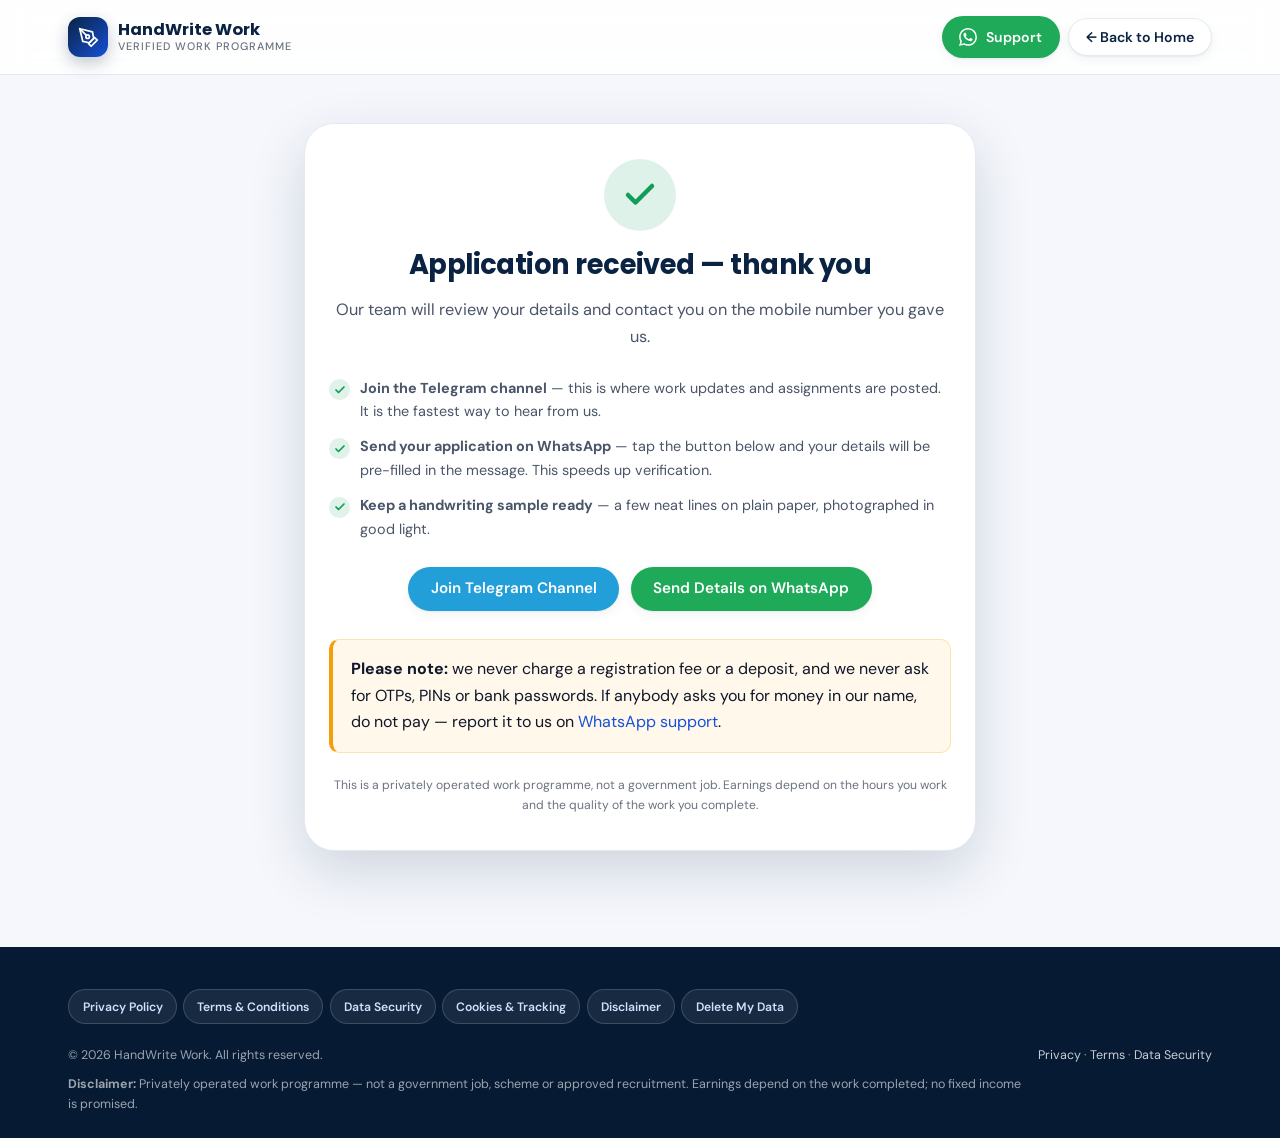
<file: thank-you.html>
<!DOCTYPE html>
<html lang="en-GB">
<head>
  <meta charset="UTF-8" />
  <meta name="viewport" content="width=device-width, initial-scale=1.0" />
  <title>Application Received | HandWrite Work</title>
  <meta name="description" content="Thank you — your application has been received. Join our Telegram channel so you don't miss work updates." />
  <meta name="theme-color" content="#0a2342" />
  <meta name="robots" content="noindex, nofollow" />
  <link rel="icon" type="image/svg+xml" href="assets/images/favicon.svg" />
  <link rel="preconnect" href="https://fonts.googleapis.com" />
  <link rel="preconnect" href="https://fonts.gstatic.com" crossorigin />
  <link href="https://fonts.googleapis.com/css2?family=Poppins:wght@500;600;700&family=DM+Sans:wght@400;500;600;700&display=swap" rel="stylesheet" />
  <link rel="stylesheet" href="assets/css/style.css" />
  <script>document.documentElement.classList.add("js");</script>
</head>
<body id="thankYouPage">

  <header class="site-header">
    <div class="container header-inner">
      <a href="index.html" class="brand" aria-label="HandWrite Work — home">
        <span class="brand-icon">
          <svg viewBox="0 0 24 24" fill="none" stroke="currentColor" stroke-width="2" stroke-linecap="round" stroke-linejoin="round"><path d="M12 19l7-7 3 3-7 7-3-3z"/><path d="M18 13l-1.5-7.5L2 2l3.5 14.5L13 18l5-5z"/><path d="M2 2l7.586 7.586"/><circle cx="11" cy="11" r="2"/></svg>
        </span>
        <span class="brand-text">
          <span class="js-company">HandWrite Work</span>
          <small>Verified Work Programme</small>
        </span>
      </a>
      <div class="header-cta">
        <a class="btn btn-whatsapp js-whatsapp" href="#" target="_blank" rel="noopener">
          <svg viewBox="0 0 24 24" fill="currentColor" aria-hidden="true"><path d="M17.472 14.382c-.297-.149-1.758-.867-2.03-.967-.273-.099-.471-.148-.67.15-.197.297-.767.966-.94 1.164-.173.199-.347.223-.644.075-.297-.15-1.255-.463-2.39-1.475-.883-.788-1.48-1.761-1.653-2.059-.173-.297-.018-.458.13-.606.134-.133.298-.347.446-.52.149-.174.198-.298.298-.497.099-.198.05-.371-.025-.52-.075-.149-.669-1.612-.916-2.207-.242-.579-.487-.5-.669-.51-.173-.008-.371-.01-.57-.01-.198 0-.52.074-.792.372-.272.297-1.04 1.016-1.04 2.479 0 1.462 1.065 2.875 1.213 3.074.149.198 2.096 3.2 5.077 4.487.709.306 1.262.489 1.694.625.712.227 1.36.195 1.871.118.571-.085 1.758-.719 2.006-1.413.248-.694.248-1.289.173-1.413-.074-.124-.272-.198-.57-.347m-5.421 7.403h-.004a9.87 9.87 0 01-5.031-1.378l-.361-.214-3.741.982.998-3.648-.235-.374a9.86 9.86 0 01-1.51-5.26c.001-5.45 4.436-9.884 9.888-9.884 2.64 0 5.122 1.03 6.988 2.898a9.825 9.825 0 012.893 6.994c-.003 5.45-4.437 9.884-9.885 9.884m8.413-18.297A11.815 11.815 0 0012.05 0C5.495 0 .16 5.335.157 11.892c0 2.096.547 4.142 1.588 5.945L.057 24l6.305-1.654a11.882 11.882 0 005.683 1.448h.005c6.554 0 11.89-5.335 11.893-11.893a11.821 11.821 0 00-3.48-8.413z"/></svg>
          Support
        </a>
        <a class="btn btn-outline" href="index.html">← Back to Home</a>
      </div>
    </div>
  </header>

  <main class="container thanks-wrap">
    <div class="thanks-card">
      <div class="ok-ic">
        <svg viewBox="0 0 24 24" fill="none" stroke="currentColor" stroke-width="3" stroke-linecap="round" stroke-linejoin="round"><polyline points="20 6 9 17 4 12"/></svg>
      </div>
      <h1 style="font-size:1.7rem;">Application received — thank you</h1>
      <p class="lead">Our team will review your details and contact you on the mobile number you gave us.</p>

      <ol class="thanks-steps">
        <li><span class="tk"><svg viewBox="0 0 24 24" fill="none" stroke="currentColor" stroke-width="3.4" stroke-linecap="round" stroke-linejoin="round"><polyline points="20 6 9 17 4 12"/></svg></span><div><b>Join the Telegram channel</b> — this is where work updates and assignments are posted. It is the fastest way to hear from us.</div></li>
        <li><span class="tk"><svg viewBox="0 0 24 24" fill="none" stroke="currentColor" stroke-width="3.4" stroke-linecap="round" stroke-linejoin="round"><polyline points="20 6 9 17 4 12"/></svg></span><div><b>Send your application on WhatsApp</b> — tap the button below and your details will be pre-filled in the message. This speeds up verification.</div></li>
        <li><span class="tk"><svg viewBox="0 0 24 24" fill="none" stroke="currentColor" stroke-width="3.4" stroke-linecap="round" stroke-linejoin="round"><polyline points="20 6 9 17 4 12"/></svg></span><div><b>Keep a handwriting sample ready</b> — a few neat lines on plain paper, photographed in good light.</div></li>
      </ol>

      <div class="cta-row" style="justify-content:center">
        <a class="btn btn-telegram js-telegram" href="#" target="_blank" rel="noopener">Join Telegram Channel</a>
        <a class="btn btn-whatsapp js-whatsapp-app" href="#" target="_blank" rel="noopener">Send Details on WhatsApp</a>
      </div>

      <div class="callout" style="text-align:left; margin-top:1.8rem;">
        <p class="mb-0"><b>Please note:</b> we never charge a registration fee or a deposit, and we never
        ask for OTPs, PINs or bank passwords. If anybody asks you for money in our name, do not pay —
        report it to us on <a class="js-whatsapp" href="#" target="_blank" rel="noopener">WhatsApp support</a>.</p>
      </div>

      <p class="form-tiny" style="text-align:center; margin-top:1.4rem;">
        This is a privately operated work programme, not a government job. Earnings depend on the hours
        you work and the quality of the work you complete.
      </p>
    </div>
  </main>

  <footer class="site-footer footer">
    <div class="container">
      <div class="doc-row" style="margin:0 0 1.3rem;">
        <button type="button" class="doc-btn" data-doc="privacy">Privacy Policy</button>
        <button type="button" class="doc-btn" data-doc="terms">Terms &amp; Conditions</button>
        <button type="button" class="doc-btn" data-doc="security">Data Security</button>
        <button type="button" class="doc-btn" data-doc="cookies">Cookies &amp; Tracking</button>
        <button type="button" class="doc-btn" data-doc="disclaimer">Disclaimer</button>
        <button type="button" class="doc-btn" data-doc="deletion">Delete My Data</button>
      </div>

      <div class="footer-bottom" style="margin-top:0; border-top:0; padding-top:0;">
        <div>© <span id="year">2026</span> <span class="js-company">HandWrite Work</span>. All rights reserved.</div>
        <div>
          <a href="privacy-policy.html">Privacy</a> ·
          <a href="terms.html">Terms</a> ·
          <a href="data-security.html">Data Security</a>
        </div>
        <div class="disclaimer-line">
          <b>Disclaimer:</b> Privately operated work programme — not a government job, scheme or approved
          recruitment. Earnings depend on the work completed; no fixed income is promised.
        </div>
      </div>
    </div>
  </footer>

  <script src="assets/js/main.js"></script>
</body>
</html>
</file>
<file: assets/css/style.css>
/* ============================================================================
   HandWrite Work — style.css
   Premium, mobile-first design system.  No build step required.
   ============================================================================ */

/* ---------- Design tokens ---------- */
:root {
  --navy: #0a2342;
  --navy-600: #123a6b;
  --navy-500: #1b4a86;
  --primary: #1650d8;
  --primary-600: #1140b0;
  --primary-50: #eef3ff;
  --green: #0f9d58;
  --whatsapp: #1faa59;
  --telegram: #229ed9;
  --amber: #f59e0b;
  --amber-50: #fff8eb;
  --danger: #dc2626;
  --ink: #0f172a;
  --ink-soft: #4a5568;
  --ink-mute: #6b7280;
  --line: #e4e9f2;
  --bg: #f5f7fc;
  --white: #ffffff;

  --r-sm: 10px;
  --r: 16px;
  --r-lg: 22px;
  --r-xl: 30px;

  --sh-1: 0 1px 2px rgba(10, 35, 66, .06), 0 4px 12px rgba(10, 35, 66, .05);
  --sh-2: 0 8px 26px rgba(10, 35, 66, .09);
  --sh-3: 0 20px 55px rgba(10, 35, 66, .16);

  --container: 1180px;
  --header-h: 74px;
}

/* ---------- Reset ---------- */
*, *::before, *::after { box-sizing: border-box; }

html { -webkit-text-size-adjust: 100%; scroll-behavior: smooth; scroll-padding-top: calc(var(--header-h) + 12px); }

body {
  margin: 0;
  font-family: "DM Sans", -apple-system, BlinkMacSystemFont, "Segoe UI", Roboto, sans-serif;
  font-size: 1rem;
  line-height: 1.65;
  color: var(--ink);
  background: var(--bg);
  -webkit-font-smoothing: antialiased;
  overflow-x: hidden;
}

img, svg, video, iframe { max-width: 100%; display: block; }
img { height: auto; }

h1, h2, h3, h4 { font-family: "Poppins", "DM Sans", sans-serif; color: var(--navy); margin: 0 0 .6em; line-height: 1.18; letter-spacing: -0.02em; }
h1 { font-size: clamp(1.95rem, 5.2vw, 3.2rem); font-weight: 700; }
h2 { font-size: clamp(1.5rem, 3.4vw, 2.25rem); font-weight: 700; }
h3 { font-size: 1.12rem; font-weight: 600; }
h4 { font-size: .95rem; font-weight: 600; letter-spacing: .01em; }
p { margin: 0 0 1rem; }
a { color: var(--primary); text-decoration: none; }
a:hover { text-decoration: underline; }
b, strong { font-weight: 700; }
ul, ol { margin: 0; padding: 0; list-style: none; }

:focus-visible { outline: 3px solid rgba(22, 80, 216, .45); outline-offset: 2px; border-radius: 6px; }

.container { width: 100%; max-width: var(--container); margin: 0 auto; padding: 0 1.15rem; }

/* ---------- Buttons ---------- */
.btn {
  --btn-bg: var(--primary);
  --btn-fg: #fff;
  display: inline-flex;
  align-items: center;
  justify-content: center;
  gap: .55rem;
  padding: .82rem 1.35rem;
  border: 1px solid transparent;
  border-radius: 999px;
  background: var(--btn-bg);
  color: var(--btn-fg);
  font-weight: 600;
  font-size: .95rem;
  line-height: 1;
  text-align: center;
  cursor: pointer;
  transition: transform .18s ease, box-shadow .18s ease, background .18s ease, border-color .18s ease;
  box-shadow: var(--sh-1);
  white-space: nowrap;
}
.btn:hover { text-decoration: none; transform: translateY(-2px); box-shadow: var(--sh-2); }
.btn:active { transform: translateY(0); }
.btn svg { width: 18px; height: 18px; flex: 0 0 auto; }

.btn-primary { --btn-bg: linear-gradient(135deg, var(--primary), #2f6bff); box-shadow: 0 8px 22px rgba(22, 80, 216, .28); }
.btn-whatsapp { --btn-bg: var(--whatsapp); }
.btn-telegram { --btn-bg: var(--telegram); }
.btn-amber { --btn-bg: var(--amber); --btn-fg: #3a2600; }
.btn-outline { --btn-bg: #fff; --btn-fg: var(--navy); border-color: var(--line); }
.btn-ghost { --btn-bg: transparent; --btn-fg: var(--navy); border-color: rgba(10, 35, 66, .16); box-shadow: none; }
.btn-wide { width: 100%; }

.cta-row { display: flex; flex-wrap: wrap; gap: .7rem; }

/* ---------- Header ---------- */
.site-header {
  position: sticky; top: 0; z-index: 60;
  background: rgba(255, 255, 255, .88);
  backdrop-filter: saturate(180%) blur(14px);
  border-bottom: 1px solid var(--line);
}
.header-inner { min-height: var(--header-h); display: flex; align-items: center; justify-content: space-between; gap: 1rem; }

.brand { display: inline-flex; align-items: center; gap: .6rem; color: inherit; }
.brand:hover { text-decoration: none; }
.brand-icon {
  width: 40px; height: 40px; border-radius: 12px; flex: 0 0 auto;
  display: grid; place-items: center; color: #fff;
  background: linear-gradient(135deg, var(--navy), var(--primary));
  box-shadow: 0 6px 16px rgba(10, 35, 66, .25);
}
.brand-icon svg { width: 21px; height: 21px; }
.brand-text { font-family: "Poppins", sans-serif; font-weight: 700; font-size: 1.02rem; line-height: 1.15; color: var(--navy); }
.brand-text small { display: block; font-family: "DM Sans", sans-serif; font-weight: 500; font-size: .68rem; letter-spacing: .09em; text-transform: uppercase; color: var(--ink-mute); }

.nav-desktop { display: none; align-items: center; gap: 1.45rem; }
.nav-desktop a { color: var(--ink-soft); font-weight: 500; font-size: .93rem; position: relative; padding: .3rem 0; }
.nav-desktop a:hover { color: var(--navy); text-decoration: none; }
.nav-desktop a.active { color: var(--primary); }
.nav-desktop a.active::after {
  content: ""; position: absolute; left: 0; right: 0; bottom: -2px; height: 2px; border-radius: 2px; background: var(--primary);
}

.header-cta { display: flex; align-items: center; gap: .5rem; }
.header-cta .btn { padding: .68rem 1.05rem; font-size: .88rem; }
.header-cta .btn-ghost { display: none; }

/* ---------- Setup warning bar (disappears once config is filled) ---------- */
/* ---------- Hero ---------- */
.hero {
  position: relative; overflow: hidden;
  background:
    radial-gradient(1000px 520px at 88% -8%, rgba(34, 158, 217, .18), transparent 62%),
    radial-gradient(760px 460px at 4% 6%, rgba(22, 80, 216, .14), transparent 60%),
    linear-gradient(180deg, #ffffff 0%, var(--bg) 100%);
  padding: 2.4rem 0 2.8rem;
}
.hero-grid { display: grid; gap: 2.2rem; }

.badge-row { display: flex; flex-wrap: wrap; gap: .5rem; margin-bottom: 1.15rem; }
.badge {
  display: inline-flex; align-items: center; gap: .42rem;
  padding: .4rem .8rem; border-radius: 999px;
  background: #fff; border: 1px solid var(--line);
  font-size: .79rem; font-weight: 600; color: var(--navy-600);
  box-shadow: var(--sh-1);
}
.badge .dot { width: 7px; height: 7px; border-radius: 50%; background: var(--green); box-shadow: 0 0 0 3px rgba(15, 157, 88, .16); }
.badge-gold { background: var(--amber-50); border-color: #fde3ae; color: #7a4b00; }

h1 .hl {
  background: linear-gradient(180deg, transparent 62%, rgba(245, 158, 11, .42) 62%);
  border-radius: 3px;
}
.hero-sub { font-size: clamp(1rem, 2.4vw, 1.12rem); color: var(--ink-soft); max-width: 34rem; }
.hero-sub b { color: var(--navy); }

.trust-row { display: flex; flex-wrap: wrap; gap: .45rem 1.15rem; margin: 1.35rem 0 0; }
.trust-row span { display: inline-flex; align-items: center; gap: .42rem; font-size: .87rem; font-weight: 600; color: var(--navy-600); }
.check-ic { width: 18px; height: 18px; border-radius: 50%; background: rgba(15, 157, 88, .13); color: var(--green); display: grid; place-items: center; }
.check-ic svg { width: 11px; height: 11px; }

.hero-note {
  margin-top: 1.5rem; padding: .85rem 1rem;
  background: #fff; border: 1px dashed #cdd8ea; border-left: 4px solid var(--amber);
  border-radius: var(--r-sm); font-size: .84rem; color: var(--ink-soft);
}

.hero-media { position: relative; }
.hero-media .frame {
  border-radius: var(--r-xl); overflow: hidden; box-shadow: var(--sh-3);
  border: 7px solid #fff; background: #fff;
}
.hero-media .frame img { width: 100%; aspect-ratio: 4 / 3; object-fit: cover; }

.float-card {
  position: absolute; display: flex; align-items: center; gap: .6rem;
  background: #fff; border-radius: 14px; padding: .6rem .8rem;
  box-shadow: var(--sh-2); font-size: .8rem; font-weight: 700; color: var(--navy); line-height: 1.25;
}
.float-card small { display: block; font-weight: 500; font-size: .72rem; color: var(--ink-mute); }
.float-card .pill { width: 32px; height: 32px; border-radius: 10px; display: grid; place-items: center; flex: 0 0 auto; }
.pill-green { background: rgba(15, 157, 88, .13); color: var(--green); }
.pill-blue { background: rgba(34, 158, 217, .14); color: #1189c4; }
.pill-amber { background: var(--amber-50); color: #b26b00; }
.fc-1 { bottom: .9rem; left: .9rem; }
.fc-2 { top: .9rem; right: .9rem; }

/* ---------- Verified strip ---------- */
.verified-strip {
  background: linear-gradient(135deg, var(--navy) 0%, var(--navy-500) 100%);
  color: #fff; padding: 1.6rem 0;
}
.verified-strip h2 { color: #fff; font-size: 1.05rem; margin: 0 0 .2rem; }
.verified-strip p { color: rgba(255, 255, 255, .74); font-size: .85rem; margin: 0; }
.verified-head { display: flex; align-items: center; gap: .8rem; margin-bottom: 1.15rem; }
.verified-seal {
  width: 46px; height: 46px; flex: 0 0 auto; border-radius: 50%;
  display: grid; place-items: center; background: rgba(255, 255, 255, .12);
  border: 1px solid rgba(255, 255, 255, .28); color: #ffd479;
}
.verified-seal svg { width: 23px; height: 23px; }
.verified-grid { display: grid; gap: .6rem; }
.verified-item {
  display: flex; align-items: center; gap: .55rem;
  background: rgba(255, 255, 255, .07); border: 1px solid rgba(255, 255, 255, .13);
  border-radius: 12px; padding: .65rem .85rem; font-size: .85rem; font-weight: 500;
}
.verified-item .vk {
  width: 20px; height: 20px; border-radius: 50%; flex: 0 0 auto;
  background: rgba(52, 211, 153, .2); color: #6ee7b7; display: grid; place-items: center;
}
.verified-item .vk svg { width: 12px; height: 12px; }

/* ---------- Stats ---------- */
.stats { background: #fff; border-bottom: 1px solid var(--line); }
.stats-grid { display: grid; grid-template-columns: repeat(2, 1fr); gap: 1rem; padding: 1.5rem 0; }
.stats-grid > div { text-align: center; padding: .4rem; }
.stat-num { font-family: "Poppins", sans-serif; font-weight: 700; font-size: clamp(1.1rem, 3.4vw, 1.5rem); color: var(--navy); line-height: 1.2; }
.stat-label { font-size: .78rem; color: var(--ink-mute); font-weight: 500; }

/* ---------- Section shell ---------- */
.section { padding: 3.2rem 0; }
.section-head { max-width: 46rem; margin-bottom: 2rem; }
.eyebrow {
  display: inline-block; margin-bottom: .7rem; padding: .32rem .78rem;
  background: var(--primary-50); color: var(--primary-600);
  border-radius: 999px; font-size: .74rem; font-weight: 700;
  letter-spacing: .09em; text-transform: uppercase;
}
.lead { color: var(--ink-soft); font-size: 1.02rem; }

.split { display: grid; gap: 2rem; align-items: center; }
.work-img img { width: 100%; border-radius: var(--r-lg); box-shadow: var(--sh-2); aspect-ratio: 4 / 3; object-fit: cover; }

/* ---------- Cards ---------- */
.cards { display: grid; gap: 1rem; }
.card {
  background: #fff; border: 1px solid var(--line); border-radius: var(--r-lg);
  padding: 1.35rem 1.25rem; box-shadow: var(--sh-1);
  transition: transform .2s ease, box-shadow .2s ease, border-color .2s ease;
}
.card:hover { transform: translateY(-3px); box-shadow: var(--sh-2); border-color: #d3ddf0; }
.card h3 { margin-bottom: .35rem; }
.card p { margin: 0; color: var(--ink-soft); font-size: .9rem; }
.ic { width: 44px; height: 44px; border-radius: 13px; display: grid; place-items: center; margin-bottom: .85rem; }
.ic svg { width: 21px; height: 21px; }
.ic-blue { background: var(--primary-50); color: var(--primary); }
.ic-green { background: rgba(15, 157, 88, .12); color: var(--green); }
.ic-amber { background: var(--amber-50); color: #b26b00; }
.ic-teal { background: rgba(34, 158, 217, .13); color: #1189c4; }
.ic-navy { background: rgba(10, 35, 66, .08); color: var(--navy); }

/* ---------- Steps ---------- */
.steps { display: grid; gap: 1rem; counter-reset: step; }
.step {
  position: relative; background: #fff; border: 1px solid var(--line);
  border-radius: var(--r-lg); padding: 1.3rem 1.25rem 1.3rem 1.25rem; box-shadow: var(--sh-1);
}
.step-num {
  width: 36px; height: 36px; border-radius: 11px; display: grid; place-items: center;
  background: linear-gradient(135deg, var(--navy), var(--primary)); color: #fff;
  font-family: "Poppins", sans-serif; font-weight: 700; font-size: .92rem; margin-bottom: .8rem;
}
.step h3 { margin-bottom: .3rem; font-size: 1.05rem; }
.step p { margin: 0; color: var(--ink-soft); font-size: .89rem; }

/* ---------- Tick lists ---------- */
.tick-list { display: grid; gap: .7rem; }
.tick-list li { display: flex; gap: .65rem; align-items: flex-start; font-size: .92rem; color: var(--ink-soft); }
.tick-list li b { color: var(--navy); }
.tk { width: 21px; height: 21px; flex: 0 0 auto; margin-top: .18rem; border-radius: 50%; background: rgba(15, 157, 88, .13); color: var(--green); display: grid; place-items: center; }
.tk svg { width: 12px; height: 12px; }
.cross-list li .tk { background: rgba(220, 38, 38, .1); color: var(--danger); }

/* ---------- Payout / highlight bands ---------- */
.band { background: #fff; border-top: 1px solid var(--line); border-bottom: 1px solid var(--line); }
.payout-grid { display: grid; gap: 1.1rem; }
.payout-card {
  background: linear-gradient(150deg, var(--navy) 0%, var(--navy-600) 100%);
  color: #fff; border-radius: var(--r-lg); padding: 1.6rem 1.4rem; box-shadow: var(--sh-2);
}
.payout-card h3 { color: #fff; }
.payout-card p { color: rgba(255, 255, 255, .8); font-size: .9rem; }
.methods { display: flex; flex-wrap: wrap; gap: .5rem; margin-top: .9rem; }
.method {
  display: inline-flex; align-items: center; gap: .4rem;
  background: rgba(255, 255, 255, .12); border: 1px solid rgba(255, 255, 255, .2);
  border-radius: 999px; padding: .38rem .8rem; font-size: .8rem; font-weight: 600;
}
.fee-card {
  background: #fff; border: 1px solid var(--line); border-radius: var(--r-lg);
  padding: 1.5rem 1.35rem; box-shadow: var(--sh-1);
}
.fee-card .big {
  font-family: "Poppins", sans-serif; font-size: 2rem; font-weight: 700; color: var(--green);
  line-height: 1; margin-bottom: .35rem;
}

/* ---------- Section blocks on white ---------- */
.on-white { background: #fff; }
.sec-grid { display: grid; gap: 1rem; }
.sec-item { background: #fff; border: 1px solid var(--line); border-radius: var(--r-lg); padding: 1.3rem 1.2rem; box-shadow: var(--sh-1); }
.sec-item .ic { margin-bottom: .8rem; }
.sec-item h3 { font-size: 1.01rem; margin-bottom: .3rem; }
.sec-item p { margin: 0; font-size: .88rem; color: var(--ink-soft); }

/* ---------- Video ---------- */
.video-wrap { display: grid; gap: 1.5rem; align-items: center; }
.video-stage {
  position: relative; width: 100%; aspect-ratio: 16 / 9; border-radius: var(--r-lg);
  overflow: hidden; cursor: pointer; background-color: var(--navy); background-size: cover; background-position: center;
  box-shadow: var(--sh-3); border: 1px solid rgba(10, 35, 66, .12);
}
.video-stage::after {
  content: ""; position: absolute; inset: 0;
  background: linear-gradient(180deg, rgba(6, 22, 44, .12) 0%, rgba(6, 22, 44, .55) 100%);
  transition: opacity .2s ease;
}
.video-stage:hover::after { opacity: .82; }
.video-stage.playing::after { display: none; }
.video-stage iframe, .video-stage video { position: absolute; inset: 0; width: 100%; height: 100%; border: 0; }
.play-btn {
  position: absolute; z-index: 2; top: 50%; left: 50%; transform: translate(-50%, -50%);
  width: 76px; height: 76px; border-radius: 50%; border: 0; cursor: pointer;
  display: grid; place-items: center; color: #fff;
  background: rgba(255, 255, 255, .16); backdrop-filter: blur(6px);
  box-shadow: 0 0 0 12px rgba(255, 255, 255, .12);
  transition: transform .2s ease, background .2s ease;
}
.video-stage:hover .play-btn { transform: translate(-50%, -50%) scale(1.07); background: var(--primary); }
.play-btn svg { width: 27px; height: 27px; margin-left: 3px; }
.video-badge {
  position: absolute; z-index: 2; top: .9rem; left: .9rem;
  background: rgba(255, 255, 255, .92); color: var(--navy);
  border-radius: 999px; padding: .35rem .8rem; font-size: .76rem; font-weight: 700;
}
.video-caption {
  position: absolute; z-index: 2; left: 1rem; right: 1rem; bottom: .9rem;
  color: #fff; font-size: .88rem; font-weight: 500; text-shadow: 0 1px 6px rgba(0, 0, 0, .45);
}
.video-soon {
  position: absolute; z-index: 3; left: 50%; bottom: 1rem; transform: translate(-50%, 12px);
  background: rgba(255, 255, 255, .96); color: var(--navy); border-radius: 999px;
  padding: .45rem .95rem; font-size: .8rem; font-weight: 600; opacity: 0;
  transition: opacity .25s ease, transform .25s ease; pointer-events: none; white-space: nowrap;
}
.video-soon.show { opacity: 1; transform: translate(-50%, 0); }

/* ---------- Channels ---------- */
.channels { display: grid; gap: 1rem; }
.channel {
  border-radius: var(--r-lg); padding: 1.4rem 1.3rem; border: 1px solid var(--line);
  background: #fff; box-shadow: var(--sh-1);
}
.channel h3 { display: flex; align-items: center; gap: .5rem; margin-bottom: .35rem; }
.channel h3 svg { width: 20px; height: 20px; }
.channel p { font-size: .89rem; color: var(--ink-soft); }
.channel-telegram { border-top: 4px solid var(--telegram); }
.channel-whatsapp { border-top: 4px solid var(--whatsapp); }
.channel-primary { border-top: 4px solid var(--primary); }

/* ---------- FAQ ---------- */
.faq-list { display: grid; gap: .65rem; }
details.faq {
  background: #fff; border: 1px solid var(--line); border-radius: var(--r);
  padding: 0 1.1rem; box-shadow: var(--sh-1); transition: border-color .2s ease;
}
details.faq[open] { border-color: #cbd8ee; }
details.faq summary {
  cursor: pointer; list-style: none; padding: 1rem 0;
  font-weight: 600; color: var(--navy); font-size: .95rem;
  display: flex; align-items: center; justify-content: space-between; gap: 1rem;
}
details.faq summary::-webkit-details-marker { display: none; }
details.faq summary::after {
  content: "+"; flex: 0 0 auto; width: 24px; height: 24px; border-radius: 8px;
  display: grid; place-items: center; background: var(--primary-50); color: var(--primary);
  font-weight: 700; font-size: 1rem; transition: transform .2s ease;
}
details.faq[open] summary::after { content: "–"; }
details.faq p { margin: 0 0 1rem; color: var(--ink-soft); font-size: .9rem; }

/* ---------- Apply / form ---------- */
.apply { background: linear-gradient(180deg, #fff 0%, var(--bg) 100%); }
.apply-grid { display: grid; gap: 2rem; }
.side-points { display: grid; gap: .8rem; margin-top: 1.3rem; }
.side-point { display: flex; gap: .75rem; align-items: flex-start; }
.side-point .ic { margin: 0; width: 40px; height: 40px; border-radius: 12px; }
.side-point b { display: block; color: var(--navy); font-size: .93rem; }
.side-point span { font-size: .85rem; color: var(--ink-mute); }

.form-card {
  background: #fff; border: 1px solid var(--line); border-radius: var(--r-xl);
  padding: 1.6rem 1.3rem; box-shadow: var(--sh-3);
}
.form-card h3 { margin-bottom: .25rem; }
.form-card .sub { font-size: .84rem; color: var(--ink-mute); margin-bottom: 1.2rem; }
.form-row { display: grid; gap: .9rem; }
.field { display: flex; flex-direction: column; gap: .32rem; }
.field label { font-size: .82rem; font-weight: 600; color: var(--navy-600); }
.field .req { color: var(--danger); }
.field input, .field select, .field textarea {
  width: 100%; padding: .74rem .85rem; font: inherit; font-size: .92rem; color: var(--ink);
  background: #fbfcfe; border: 1.5px solid var(--line); border-radius: 12px;
  transition: border-color .16s ease, box-shadow .16s ease, background .16s ease;
}
.field textarea { resize: vertical; min-height: 84px; }
.field input:focus, .field select:focus, .field textarea:focus {
  outline: none; background: #fff; border-color: var(--primary);
  box-shadow: 0 0 0 4px rgba(22, 80, 216, .12);
}
.field .err { display: none; font-size: .76rem; color: var(--danger); font-weight: 500; }
.field.invalid input, .field.invalid select { border-color: var(--danger); background: #fff5f5; }
.field.invalid .err { display: block; }

.hp { position: absolute; left: -9999px; opacity: 0; height: 0; overflow: hidden; }

.consent-box {
  display: flex; gap: .65rem; align-items: flex-start; margin: 1.1rem 0 .2rem;
  padding: .9rem; background: var(--primary-50); border: 1.5px solid #d8e3fb; border-radius: 14px;
}
.consent-box input { width: 19px; height: 19px; margin-top: .18rem; flex: 0 0 auto; accent-color: var(--primary); }
.consent-box label { font-size: .82rem; color: var(--ink-soft); line-height: 1.55; }
.consent-box.invalid { border-color: var(--danger); background: #fff5f5; }

.form-foot { display: flex; flex-wrap: wrap; gap: .6rem; margin-top: 1.15rem; align-items: center; }
.form-foot .btn { flex: 1 1 12rem; }
.form-tiny { font-size: .76rem; color: var(--ink-mute); margin: .85rem 0 0; }

.form-success { display: none; text-align: center; padding: 1.4rem .5rem; }
.form-success.show { display: block; animation: pop .35s ease both; }
.form-success .ok-ic {
  width: 60px; height: 60px; margin: 0 auto .9rem; border-radius: 50%;
  background: rgba(15, 157, 88, .13); color: var(--green); display: grid; place-items: center;
}
.form-success .ok-ic svg { width: 30px; height: 30px; }
@keyframes pop { from { opacity: 0; transform: scale(.96); } to { opacity: 1; transform: scale(1); } }

/* ---------- Final CTA ---------- */
.final-cta {
  background: linear-gradient(135deg, var(--navy) 0%, var(--primary-600) 100%);
  color: #fff; border-radius: var(--r-xl); padding: 2rem 1.5rem; text-align: center;
  box-shadow: var(--sh-3);
}
.final-cta h2 { color: #fff; }
.final-cta p { color: rgba(255, 255, 255, .82); max-width: 34rem; margin: 0 auto 1.3rem; }
.final-cta .cta-row { justify-content: center; }

/* ---------- Footer ---------- */
.site-footer { background: #071a33; color: rgba(255, 255, 255, .74); padding: 2.6rem 0 1.4rem; margin-top: 3rem; }
.footer-grid { display: grid; gap: 1.8rem; }
.footer-brand .brand-text { color: #fff; }
.footer-brand .brand-text small { color: rgba(255, 255, 255, .55); }
.footer-brand p { font-size: .88rem; margin-top: .9rem; max-width: 26rem; }
.footer h4 { color: #fff; margin-bottom: .85rem; font-size: .86rem; letter-spacing: .06em; text-transform: uppercase; }
.footer-links, .footer-contact { display: grid; gap: .55rem; }
.footer-links a, .footer-contact a { color: rgba(255, 255, 255, .74); font-size: .88rem; }
.footer-links a:hover, .footer-contact a:hover { color: #fff; text-decoration: none; }
.footer-contact li { display: flex; gap: .55rem; align-items: flex-start; font-size: .88rem; }
.footer-contact svg { width: 17px; height: 17px; flex: 0 0 auto; margin-top: .18rem; opacity: .8; }
.footer-badges { display: flex; flex-wrap: wrap; gap: .45rem; margin-top: 1rem; }
.fbadge {
  display: inline-flex; align-items: center; gap: .35rem; font-size: .74rem; font-weight: 600;
  background: rgba(255, 255, 255, .08); border: 1px solid rgba(255, 255, 255, .16);
  border-radius: 999px; padding: .3rem .7rem; color: #cfe0ff;
}
.footer-bottom {
  margin-top: 2rem; padding-top: 1.2rem; border-top: 1px solid rgba(255, 255, 255, .12);
  display: grid; gap: .6rem; font-size: .78rem; color: rgba(255, 255, 255, .6);
}
.footer-bottom a { color: rgba(255, 255, 255, .78); }
.disclaimer-line { max-width: 62rem; line-height: 1.6; }

/* ---------- Floating WhatsApp + sticky bar ---------- */
.float-wa {
  position: fixed; right: 1rem; bottom: 5.6rem; z-index: 55;
  width: 54px; height: 54px; border-radius: 50%; background: var(--whatsapp); color: #fff;
  display: grid; place-items: center; box-shadow: 0 10px 26px rgba(31, 170, 89, .42);
  transition: transform .2s ease;
}
.float-wa:hover { transform: scale(1.07); }
.float-wa svg { width: 28px; height: 28px; }

.sticky-bar {
  position: fixed; left: 0; right: 0; bottom: 0; z-index: 60;
  display: grid; grid-template-columns: repeat(3, 1fr); gap: .45rem;
  padding: .55rem .7rem calc(.55rem + env(safe-area-inset-bottom));
  background: rgba(255, 255, 255, .95); backdrop-filter: blur(12px);
  border-top: 1px solid var(--line); box-shadow: 0 -6px 22px rgba(10, 35, 66, .09);
}
.sticky-bar .btn { padding: .68rem .5rem; font-size: .82rem; border-radius: 12px; }
.sticky-bar .btn svg { width: 16px; height: 16px; }

/* ---------- Reveal on scroll ----------
   Only hidden when JavaScript is available (html.js), so the page is always
   readable if scripts are blocked or fail to load. */
html.js .reveal { opacity: 0; transform: translateY(16px); transition: opacity .55s ease, transform .55s ease; }
html.js .reveal.in { opacity: 1; transform: none; }

/* ---------- Legal pages ---------- */
.legal-page { background: #fff; }
.legal-hero { background: linear-gradient(135deg, var(--navy) 0%, var(--navy-500) 100%); color: #fff; padding: 2.4rem 0; }
.legal-hero h1 { color: #fff; font-size: clamp(1.6rem, 4vw, 2.3rem); margin-bottom: .35rem; }
.legal-hero p { color: rgba(255, 255, 255, .74); margin: 0; font-size: .88rem; }
.legal-body { padding: 2.4rem 0 1rem; max-width: 60rem; }
.legal-body h2 { font-size: 1.22rem; margin-top: 2.1rem; }
.legal-body h3 { font-size: 1.02rem; margin-top: 1.4rem; }
.legal-body p, .legal-body li { color: var(--ink-soft); font-size: .94rem; }
.legal-body ul.bullets { list-style: disc; padding-left: 1.25rem; display: grid; gap: .45rem; }
.legal-body ul.bullets li { list-style: disc; }
.legal-body ol.numbered { list-style: decimal; padding-left: 1.35rem; display: grid; gap: .5rem; }
.legal-body ol.numbered li { list-style: decimal; }
.legal-table { width: 100%; border-collapse: collapse; margin: 1rem 0; font-size: .88rem; }
.legal-table th, .legal-table td { border: 1px solid var(--line); padding: .6rem .7rem; text-align: left; vertical-align: top; }
.legal-table th { background: var(--primary-50); color: var(--navy); font-weight: 600; }
.callout {
  background: var(--amber-50); border: 1px solid #fde3ae; border-left: 4px solid var(--amber);
  border-radius: var(--r-sm); padding: 1rem 1.1rem; margin: 1.2rem 0;
}
.callout p:last-child { margin-bottom: 0; }
.legal-toc { background: var(--bg); border: 1px solid var(--line); border-radius: var(--r); padding: 1.1rem 1.2rem; }
.legal-toc ol { list-style: decimal; padding-left: 1.25rem; }
.legal-toc li { list-style: decimal; margin-bottom: .35rem; }
.back-link { display: inline-flex; align-items: center; gap: .4rem; font-weight: 600; font-size: .9rem; }

/* ---------- Thank-you page ---------- */
.thanks-wrap { min-height: 60vh; display: grid; place-items: center; padding: 3rem 0; }
.thanks-card {
  background: #fff; border: 1px solid var(--line); border-radius: var(--r-xl);
  padding: 2.2rem 1.5rem; text-align: center; box-shadow: var(--sh-3); max-width: 42rem;
}
.thanks-card .ok-ic {
  width: 72px; height: 72px; margin: 0 auto 1.1rem; border-radius: 50%;
  background: rgba(15, 157, 88, .13); color: var(--green); display: grid; place-items: center;
}
.thanks-card .ok-ic svg { width: 36px; height: 36px; }
.thanks-steps { text-align: left; margin: 1.6rem 0; display: grid; gap: .7rem; }
.thanks-steps li { display: flex; gap: .65rem; align-items: flex-start; font-size: .9rem; color: var(--ink-soft); }

/* ---------- Cookie consent bar (only shown if PIXEL.requireConsent is true) ---------- */
.consent-bar {
  position: fixed; left: 0; right: 0; bottom: 4.7rem; z-index: 80;
  background: #071a33; color: #fff;
  padding: .95rem 1.15rem calc(.95rem);
  display: grid; gap: .75rem; box-shadow: 0 -10px 30px rgba(0, 0, 0, .3);
}
.consent-bar p { margin: 0; font-size: .82rem; line-height: 1.55; color: rgba(255, 255, 255, .86); }
.consent-bar a { color: #9ec5ff; text-decoration: underline; }
.consent-bar .cta-row { gap: .5rem; }
.consent-bar .btn { padding: .62rem 1.1rem; font-size: .85rem; }
.consent-bar .btn-outline { --btn-bg: transparent; --btn-fg: #fff; border-color: rgba(255, 255, 255, .35); }
@media (min-width: 640px) {
  .consent-bar {
    bottom: 0; left: auto; right: 1.1rem; max-width: 34rem;
    grid-template-columns: 1fr; border-radius: var(--r) var(--r) 0 0;
  }
  .consent-bar .cta-row { justify-content: flex-end; }
}

/* ---------- Promise band (trust section) ---------- */
.promise-band {
  margin-top: 1.6rem; background: var(--bg); border: 1px solid var(--line);
  border-radius: var(--r-lg); padding: 1.35rem 1.3rem;
}
.promise-band h3 { margin-bottom: .9rem; }
.promise-row { display: grid; gap: .6rem; margin-bottom: 1.1rem; }
.promise-row li { display: flex; align-items: flex-start; gap: .6rem; font-size: .9rem; color: var(--ink-soft); }
.promise-row .tk { background: rgba(220, 38, 38, .1); color: var(--danger); }

/* ---------- Legal document pop-up ---------- */
.doc-row { display: flex; flex-wrap: wrap; gap: .4rem; }
.doc-btn {
  font: inherit; font-size: .76rem; font-weight: 600; cursor: pointer;
  padding: .42rem .82rem; border-radius: 999px;
  background: rgba(255, 255, 255, .07); border: 1px solid rgba(255, 255, 255, .16); color: #cfe0ff;
  transition: background .16s ease, color .16s ease, border-color .16s ease;
}
.doc-btn:hover { background: rgba(255, 255, 255, .16); color: #fff; }
.doc-btn[aria-expanded="true"] { background: #fff; color: var(--navy); border-color: #fff; }
.doc-btn-inline {
  background: var(--primary-50); border-color: #d8e3fb; color: var(--primary-600);
}
.doc-btn-inline:hover { background: #e2eafd; color: var(--primary-600); }
.doc-btn-inline[aria-expanded="true"] { background: var(--primary); color: #fff; border-color: var(--primary); }

.modal-backdrop {
  position: fixed; inset: 0; z-index: 95; padding: 1rem;
  background: rgba(6, 20, 38, .62); backdrop-filter: blur(4px);
  display: grid; place-items: center; animation: fadeIn .18s ease both;
}
.modal-backdrop[hidden] { display: none; }
.modal {
  background: #fff; color: var(--ink); width: 100%; max-width: 46rem; max-height: 86vh;
  border-radius: var(--r-lg); display: flex; flex-direction: column; overflow: hidden;
  box-shadow: var(--sh-3); animation: riseIn .22s ease both;
}
.modal-head {
  display: flex; align-items: center; justify-content: space-between; gap: 1rem;
  padding: .85rem 1.15rem; border-bottom: 1px solid var(--line); flex: 0 0 auto;
}
.modal-head h3 { margin: 0; font-size: 1.02rem; }
.modal-close {
  width: 34px; height: 34px; flex: 0 0 auto; cursor: pointer;
  border: 1px solid var(--line); border-radius: 10px; background: #fff; color: var(--ink-soft);
  display: grid; place-items: center; transition: background .16s ease, color .16s ease;
}
.modal-close:hover { background: var(--bg); color: var(--navy); }
.modal-body { padding: 1.15rem 1.25rem 1.5rem; overflow-y: auto; overscroll-behavior: contain; }
.modal-body .legal-body { padding: 0; max-width: none; }
.modal-body h2 { font-size: 1.08rem; margin-top: 1.7rem; }
.modal-body h2:first-child { margin-top: 0; }
.modal-body h3 { font-size: .98rem; }
.modal-body p, .modal-body li { font-size: .9rem; }
.modal-body .legal-table { font-size: .84rem; }
.modal-loading { color: var(--ink-mute); font-size: .9rem; }
.modal-foot {
  display: flex; align-items: center; justify-content: space-between; gap: .75rem; flex-wrap: wrap;
  padding: .7rem 1.15rem; border-top: 1px solid var(--line); background: #fbfcfe;
  font-size: .76rem; color: var(--ink-mute); flex: 0 0 auto;
}
.modal-foot a { font-weight: 600; }
body.modal-open { overflow: hidden; }

@keyframes fadeIn { from { opacity: 0; } to { opacity: 1; } }
@keyframes riseIn { from { opacity: 0; transform: translateY(10px) scale(.99); } to { opacity: 1; transform: none; } }

@media (max-width: 639px) {
  .modal { max-height: 92vh; border-radius: var(--r); }
  .modal-body { padding: 1rem 1rem 1.3rem; }
}

/* ---------- Utilities ---------- */
.text-center { text-align: center; }
.mt-1 { margin-top: .5rem; } .mt-2 { margin-top: 1rem; } .mt-3 { margin-top: 1.6rem; }
.mb-0 { margin-bottom: 0; }
.sr-only { position: absolute; width: 1px; height: 1px; padding: 0; margin: -1px; overflow: hidden; clip: rect(0 0 0 0); white-space: nowrap; border: 0; }

/* ---------- Responsive ---------- */
@media (min-width: 640px) {
  .stats-grid { grid-template-columns: repeat(4, 1fr); padding: 1.8rem 0; }
  .cards { grid-template-columns: repeat(2, 1fr); }
  .steps { grid-template-columns: repeat(2, 1fr); }
  .verified-grid { grid-template-columns: repeat(2, 1fr); }
  .sec-grid { grid-template-columns: repeat(2, 1fr); }
  .promise-row { grid-template-columns: repeat(2, 1fr); }
  .channels { grid-template-columns: repeat(2, 1fr); }
  .form-row.two { grid-template-columns: repeat(2, 1fr); }
  .footer-grid { grid-template-columns: repeat(2, 1fr); }
  .footer-bottom { grid-template-columns: 1fr auto; align-items: center; }
  .float-wa { bottom: 1.4rem; }
  .sticky-bar { display: none; }
  .form-card { padding: 1.9rem 1.7rem; }
}

@media (min-width: 900px) {
  .section { padding: 4.4rem 0; }
  .nav-desktop { display: flex; }
  .header-cta .btn-ghost { display: inline-flex; }
  .hero { padding: 3.6rem 0 4.2rem; }
  .hero-grid { grid-template-columns: 1.06fr .94fr; align-items: center; gap: 3rem; }
  .split { grid-template-columns: 1fr 1fr; gap: 3rem; }
  .cards.four { grid-template-columns: repeat(4, 1fr); }
  .cards.three { grid-template-columns: repeat(3, 1fr); }
  .steps { grid-template-columns: repeat(3, 1fr); }
  .verified-grid { grid-template-columns: repeat(4, 1fr); }
  .sec-grid { grid-template-columns: repeat(4, 1fr); }
  .payout-grid { grid-template-columns: 1.15fr .85fr; align-items: stretch; }
  .video-wrap { grid-template-columns: 1.25fr .75fr; gap: 2.5rem; }
  .apply-grid { grid-template-columns: .92fr 1.08fr; gap: 3rem; align-items: start; }
  .footer-grid { grid-template-columns: 1.4fr 1fr 1fr 1.2fr; gap: 2.2rem; }
  .final-cta { padding: 3rem 2.5rem; }
}

@media (min-width: 1100px) {
  .steps { grid-template-columns: repeat(5, 1fr); }
}

@media (prefers-reduced-motion: reduce) {
  * { animation-duration: .001ms !important; transition-duration: .001ms !important; }
  html { scroll-behavior: auto; }
  .reveal { opacity: 1; transform: none; }
}

/* ---------- Print ---------- */
@media print {
  .site-header, .sticky-bar, .float-wa, .final-cta { display: none !important; }
  body { background: #fff; }
}
</file>
